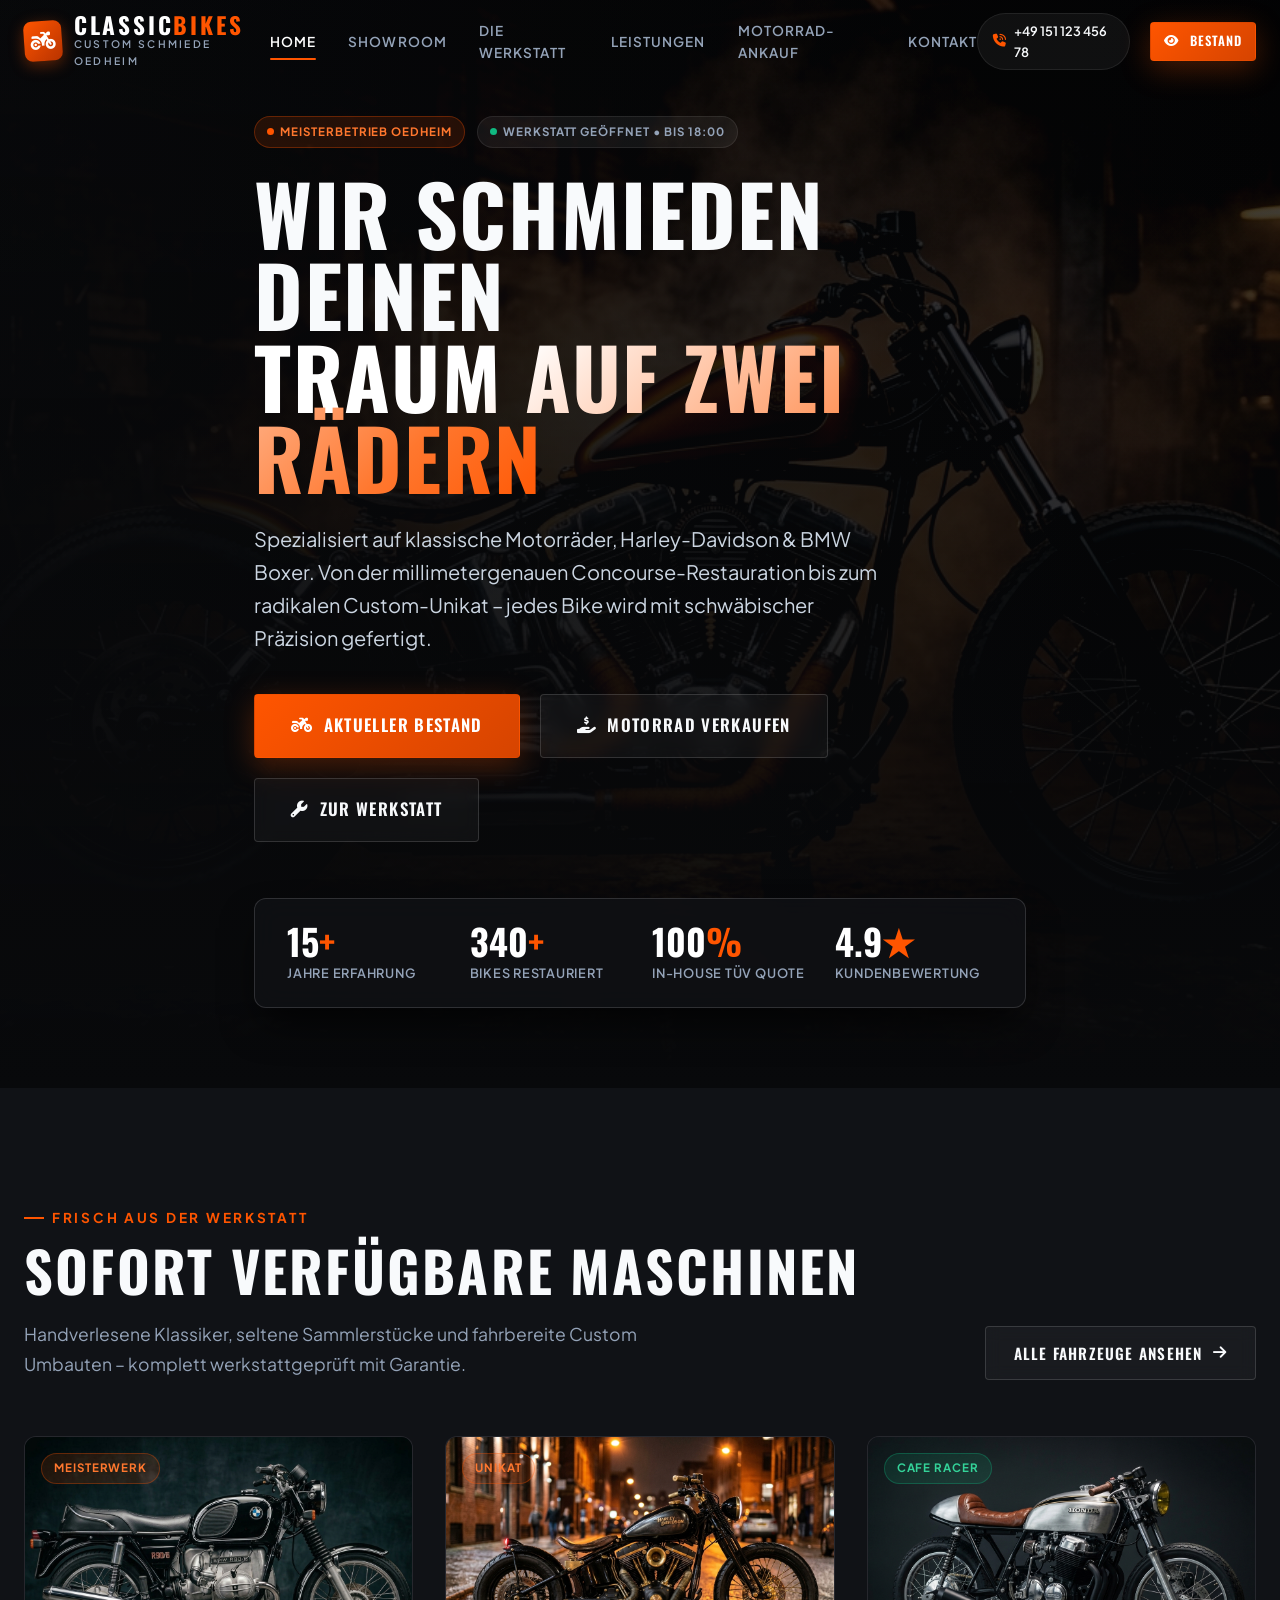
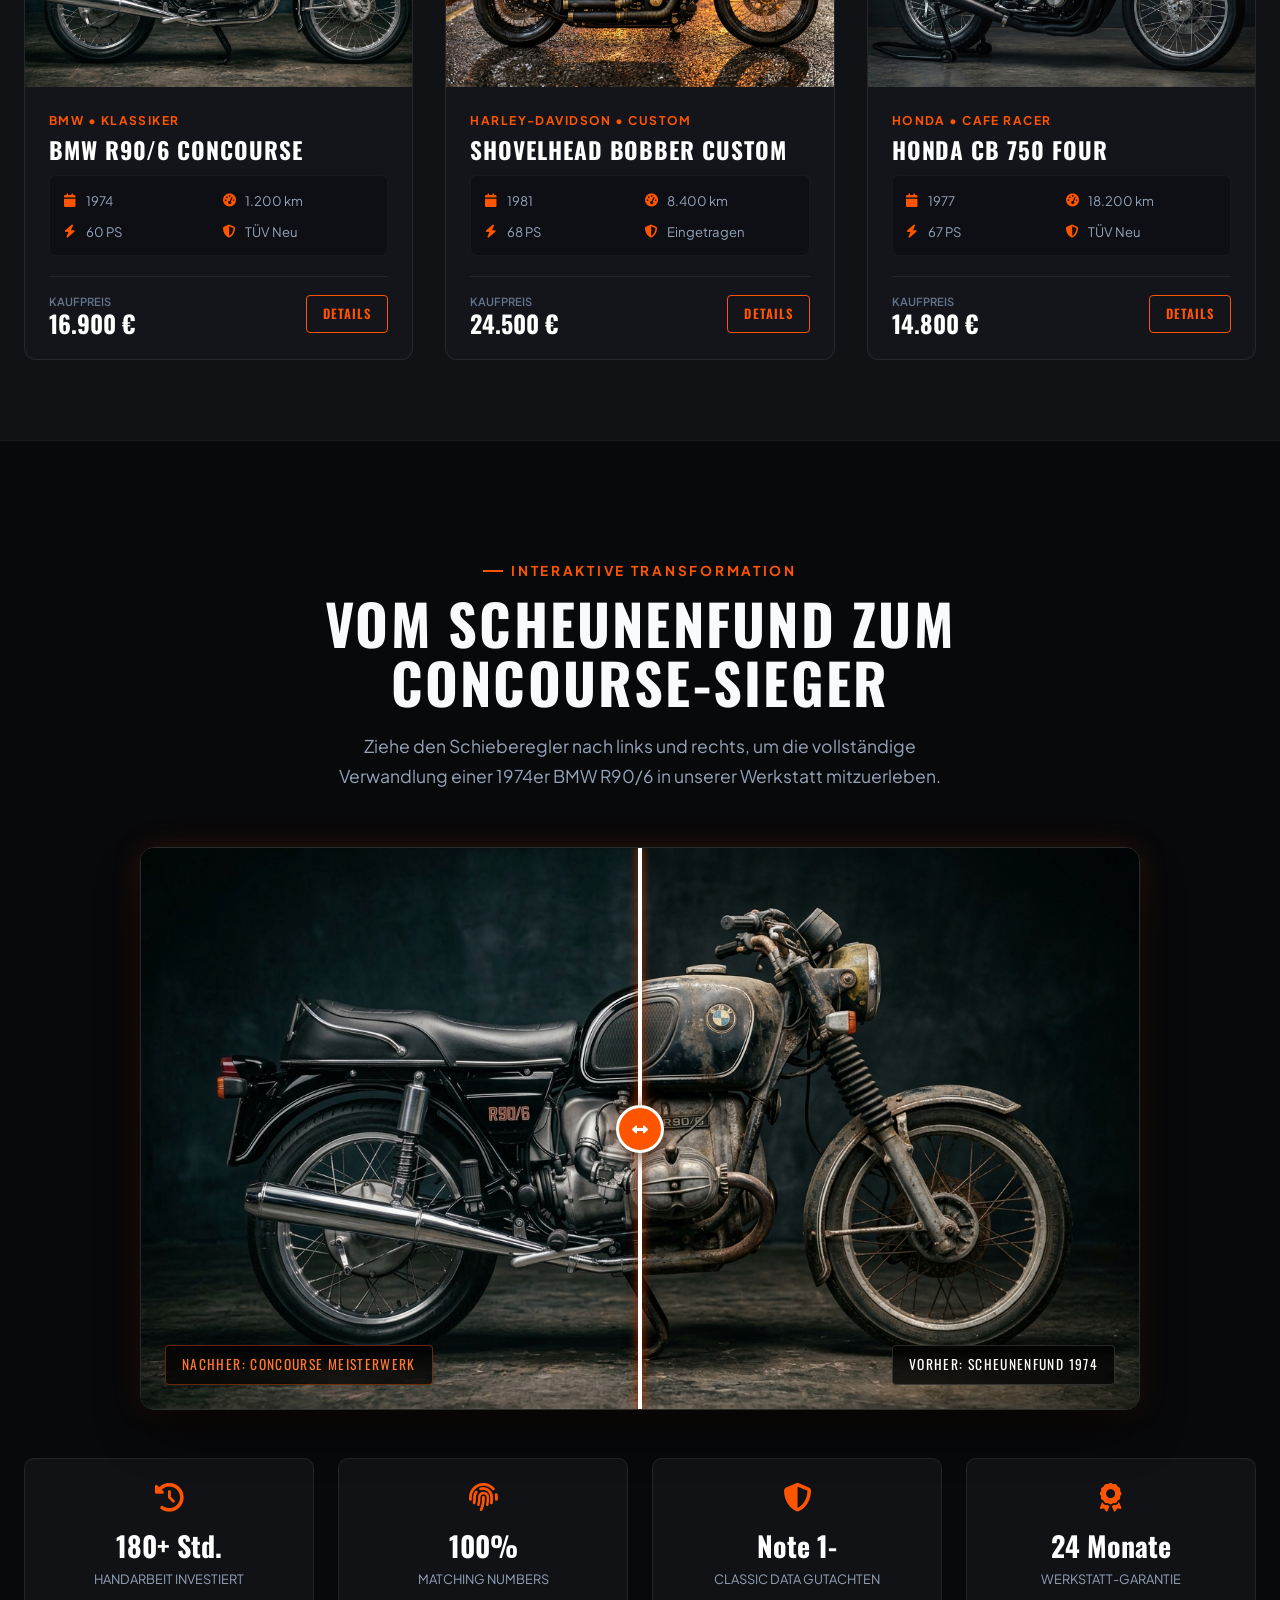
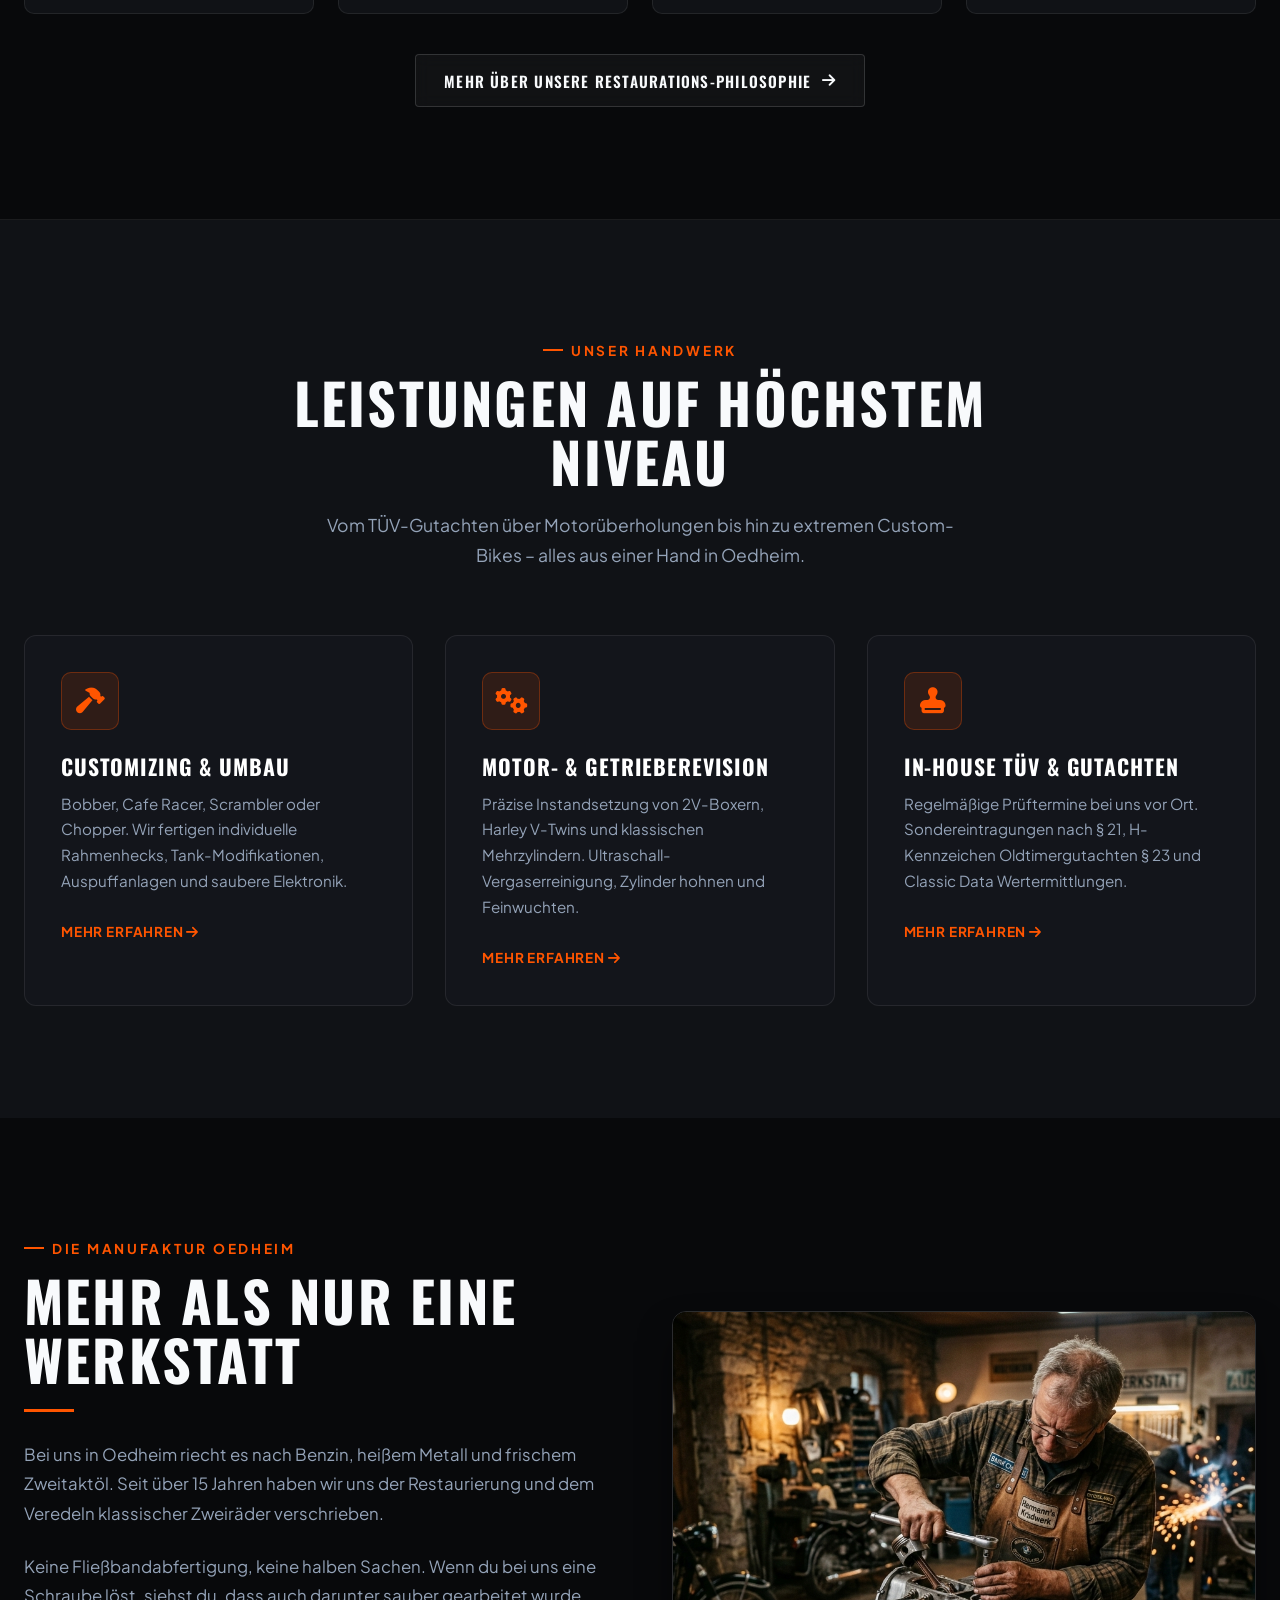
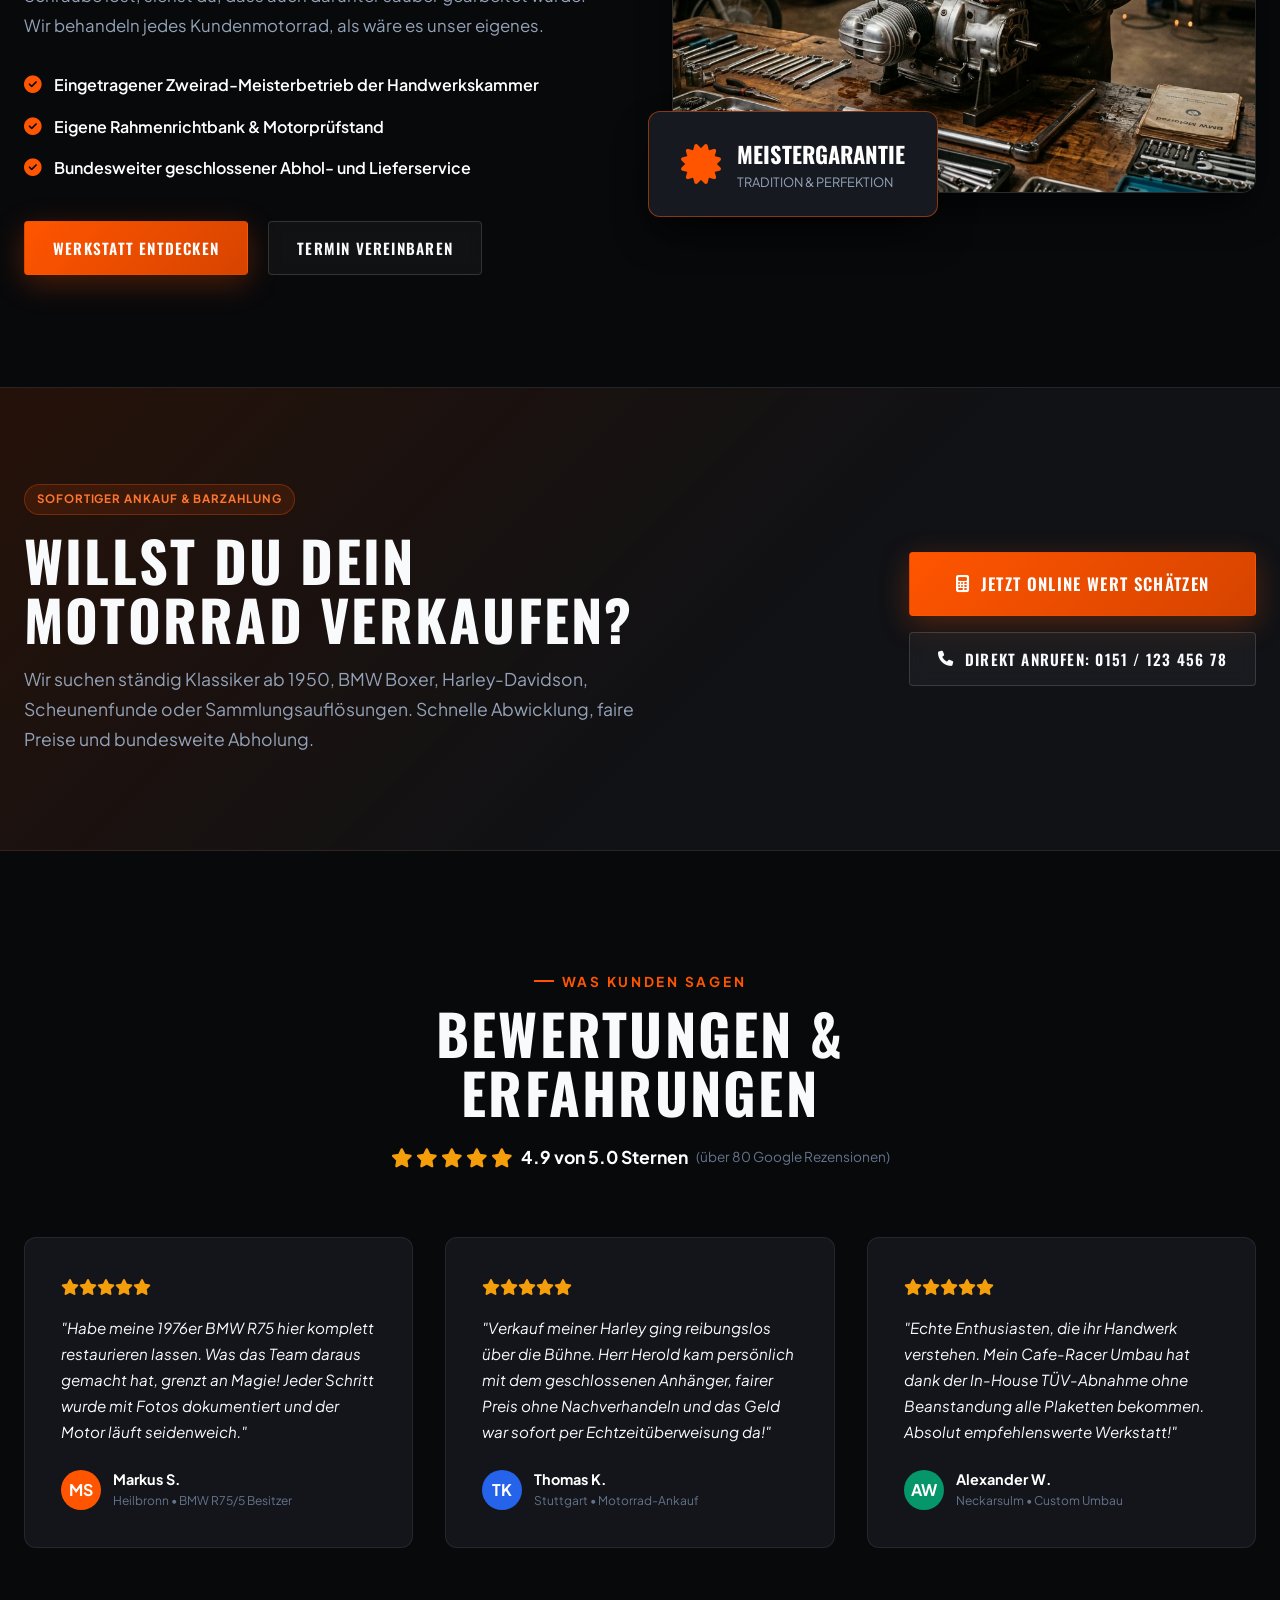
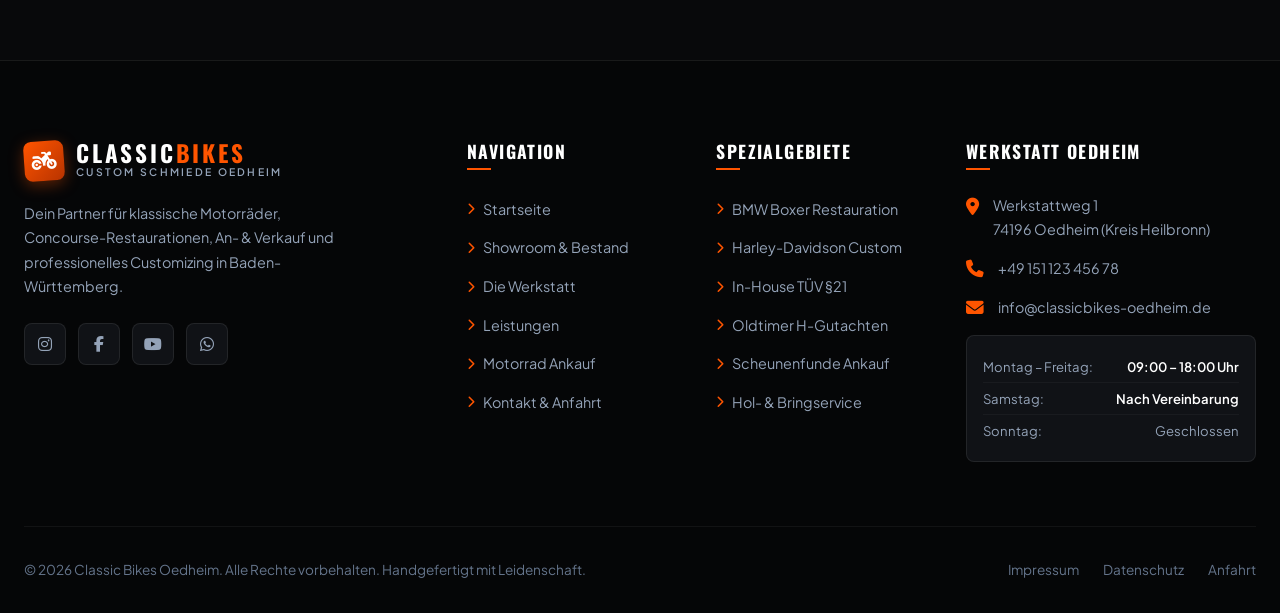
<file: index.html>
<!DOCTYPE html>
<html lang="de">
<head>
  <meta charset="UTF-8">
  <meta name="viewport" content="width=device-width, initial-scale=1.0">
  <title>Classic Bikes & Custom Schmiede Oedheim | Klassiker, Restauration & Customizing</title>
  <meta name="description" content="Klassische Motorräder, High-End Customizing, Harley-Davidson & BMW Restaurationen in Oedheim. Sofortiger Ankauf, Meisterwerkstatt & In-House TÜV.">

  <!-- FontAwesome Icons -->
  <link rel="stylesheet" href="https://cdnjs.cloudflare.com/ajax/libs/font-awesome/6.5.1/css/all.min.css">
  
  <!-- Custom Design System -->
  <link rel="stylesheet" href="css/main.css">
  <link rel="stylesheet" href="css/components.css">
</head>
<body>

  <!-- Site Navigation Header -->
  <header class="site-header" id="navbar">
    <div class="container nav-container">
      <a href="index.html" class="brand-logo" aria-label="Classic Bikes Oedheim Startseite">
        <div class="brand-icon">
          <i class="fa-solid fa-motorcycle"></i>
        </div>
        <div class="brand-text-wrap">
          <span class="brand-name">CLASSIC<span>BIKES</span></span>
          <span class="brand-subtext">Custom Schmiede Oedheim</span>
        </div>
      </a>

      <!-- Desktop Navigation -->
      <nav class="desktop-nav" aria-label="Hauptnavigation">
        <a href="index.html" class="nav-link active">Home</a>
        <a href="showroom.html" class="nav-link">Showroom</a>
        <a href="werkstatt.html" class="nav-link">Die Werkstatt</a>
        <a href="leistungen.html" class="nav-link">Leistungen</a>
        <a href="ankauf.html" class="nav-link">Motorrad-Ankauf</a>
        <a href="kontakt.html" class="nav-link">Kontakt</a>
      </nav>

      <!-- Header Actions -->
      <div class="nav-actions">
        <a href="tel:+4915112345678" class="nav-phone-badge">
          <i class="fa-solid fa-phone-volume"></i>
          <span>+49 151 123 456 78</span>
        </a>
        <a href="showroom.html" class="btn btn-primary btn-sm">
          <i class="fa-solid fa-eye"></i> Bestand
        </a>
        <button class="mobile-toggle" aria-label="Menü öffnen">
          <i class="fa-solid fa-bars-staggered"></i>
        </button>
      </div>
    </div>
  </header>

  <!-- Mobile Drawer -->
  <div class="drawer-backdrop"></div>
  <aside class="mobile-drawer" aria-label="Mobiles Navigationsmenü">
    <div>
      <button class="drawer-close" aria-label="Menü schließen">
        <i class="fa-solid fa-xmark"></i>
      </button>
      <div class="brand-logo" style="margin-bottom: 2rem;">
        <div class="brand-icon"><i class="fa-solid fa-motorcycle"></i></div>
        <div class="brand-text-wrap">
          <span class="brand-name">CLASSIC<span>BIKES</span></span>
          <span class="brand-subtext">Oedheim</span>
        </div>
      </div>
      <nav class="mobile-nav-links">
        <a href="index.html" class="active">Home</a>
        <a href="showroom.html">Showroom & Bestand</a>
        <a href="werkstatt.html">Die Werkstatt</a>
        <a href="leistungen.html">Leistungen & Umbau</a>
        <a href="ankauf.html">Motorrad Ankauf</a>
        <a href="kontakt.html">Kontakt & Anfahrt</a>
      </nav>
    </div>
    <div>
      <div style="border-top: 1px solid var(--border-subtle); padding-top: 1.5rem; margin-top: 1.5rem;">
        <div class="live-status-pill badge badge-muted" style="margin-bottom: 1rem;">
          <span class="badge-dot pulse" style="background:#10b981;"></span> Werkstatt geöffnet
        </div>
        <p style="font-size: 0.85rem; color: var(--text-muted); margin-bottom: 0.5rem;">Werkstattweg 1, 74196 Oedheim</p>
        <p style="font-size: 0.85rem; color: var(--text-muted);">Tel: +49 151 123 456 78</p>
      </div>
    </div>
  </aside>

  <!-- Main Content -->
  <main>

    <!-- Hero Section -->
    <section class="hero">
      <div class="hero-bg-wrapper">
        <img src="images/hero.jpg" alt="Custom Motorcycle Schmiede Oedheim" class="hero-bg-img">
        <div class="hero-overlay"></div>
      </div>

      <div class="container hero-content">
        <div class="hero-badge-wrap fade-up">
          <span class="badge badge-accent">
            <span class="badge-dot pulse" style="background:var(--accent);"></span>
            Meisterbetrieb Oedheim
          </span>
          <div class="live-status-pill badge badge-muted">
            <span class="badge-dot" style="background:#10b981;"></span>
            Werkstatt geöffnet • bis 18:00
          </div>
        </div>

        <h1 class="hero-title fade-up delay-1">
          WIR SCHMIEDEN DEINEN <br>
          <span class="text-gradient">TRAUM AUF ZWEI RÄDERN</span>
        </h1>

        <p class="hero-description fade-up delay-2">
          Spezialisiert auf klassische Motorräder, Harley-Davidson & BMW Boxer. Von der millimetergenauen Concourse-Restauration bis zum radikalen Custom-Unikat – jedes Bike wird mit schwäbischer Präzision gefertigt.
        </p>

        <div class="hero-cta-group fade-up delay-3">
          <a href="showroom.html" class="btn btn-primary btn-lg">
            <i class="fa-solid fa-motorcycle"></i> Aktueller Bestand
          </a>
          <a href="ankauf.html" class="btn btn-secondary btn-lg">
            <i class="fa-solid fa-hand-holding-dollar"></i> Motorrad verkaufen
          </a>
          <a href="werkstatt.html" class="btn btn-secondary btn-lg">
            <i class="fa-solid fa-wrench"></i> Zur Werkstatt
          </a>
        </div>

        <!-- Floating Stats Grid -->
        <div class="hero-stats-bar fade-up delay-4">
          <div class="stat-item">
            <div class="stat-number">15<span>+</span></div>
            <div class="stat-label">Jahre Erfahrung</div>
          </div>
          <div class="stat-item">
            <div class="stat-number">340<span>+</span></div>
            <div class="stat-label">Bikes restauriert</div>
          </div>
          <div class="stat-item">
            <div class="stat-number">100<span>%</span></div>
            <div class="stat-label">In-House TÜV Quote</div>
          </div>
          <div class="stat-item">
            <div class="stat-number">4.9<span>★</span></div>
            <div class="stat-label">Kundenbewertung</div>
          </div>
        </div>
      </div>
    </section>

    <!-- Highlights Section (Showroom Teaser) -->
    <section style="padding: 7rem 0 5rem; background: var(--bg-surface);">
      <div class="container">
        <div style="display:flex; justify-content:space-between; align-items:flex-end; flex-wrap:wrap; gap:1.5rem; margin-bottom: 3.5rem;">
          <div>
            <span class="section-tag">Frisch aus der Werkstatt</span>
            <h2 class="section-title">SOFORT VERFÜGBARE MASCHINEN</h2>
            <p class="section-desc">Handverlesene Klassiker, seltene Sammlerstücke und fahrbereite Custom Umbauten – komplett werkstattgeprüft mit Garantie.</p>
          </div>
          <a href="showroom.html" class="btn btn-secondary">
            Alle Fahrzeuge ansehen <i class="fa-solid fa-arrow-right"></i>
          </a>
        </div>

        <div class="grid grid-cols-1 md:grid-cols-3" style="display:grid; grid-template-columns: repeat(auto-fit, minmax(320px, 1fr)); gap: 2rem;">
          
          <!-- Card 1 -->
          <article class="bike-card fade-up">
            <div class="bike-card-img-wrap">
              <img src="images/restoration_after.jpg" alt="BMW R90/6 Concourse Restauration" class="bike-card-img" loading="lazy">
              <div class="bike-badge-top">
                <span class="badge badge-accent">Meisterwerk</span>
              </div>
            </div>
            <div class="bike-card-body">
              <span class="bike-card-meta-category">BMW • KLASSIKER</span>
              <h3 class="bike-card-title">BMW R90/6 Concourse</h3>
              <div class="bike-specs-grid">
                <div class="bike-spec-item"><i class="fa-solid fa-calendar"></i> 1974</div>
                <div class="bike-spec-item"><i class="fa-solid fa-gauge-high"></i> 1.200 km</div>
                <div class="bike-spec-item"><i class="fa-solid fa-bolt"></i> 60 PS</div>
                <div class="bike-spec-item"><i class="fa-solid fa-shield-halved"></i> TÜV Neu</div>
              </div>
              <div class="bike-card-footer">
                <div class="bike-price-block">
                  <span class="bike-price-label">Kaufpreis</span>
                  <span class="bike-price-value">16.900 €</span>
                </div>
                <a href="showroom.html" class="btn btn-outline-accent btn-sm">Details</a>
              </div>
            </div>
          </article>

          <!-- Card 2 -->
          <article class="bike-card fade-up delay-1">
            <div class="bike-card-img-wrap">
              <img src="images/bike_harley.jpg" alt="Harley-Davidson Shovelhead Custom" class="bike-card-img" loading="lazy">
              <div class="bike-badge-top">
                <span class="badge badge-accent">Unikat</span>
              </div>
            </div>
            <div class="bike-card-body">
              <span class="bike-card-meta-category">Harley-Davidson • CUSTOM</span>
              <h3 class="bike-card-title">Shovelhead Bobber Custom</h3>
              <div class="bike-specs-grid">
                <div class="bike-spec-item"><i class="fa-solid fa-calendar"></i> 1981</div>
                <div class="bike-spec-item"><i class="fa-solid fa-gauge-high"></i> 8.400 km</div>
                <div class="bike-spec-item"><i class="fa-solid fa-bolt"></i> 68 PS</div>
                <div class="bike-spec-item"><i class="fa-solid fa-shield-halved"></i> Eingetragen</div>
              </div>
              <div class="bike-card-footer">
                <div class="bike-price-block">
                  <span class="bike-price-label">Kaufpreis</span>
                  <span class="bike-price-value">24.500 €</span>
                </div>
                <a href="showroom.html" class="btn btn-outline-accent btn-sm">Details</a>
              </div>
            </div>
          </article>

          <!-- Card 3 -->
          <article class="bike-card fade-up delay-2">
            <div class="bike-card-img-wrap">
              <img src="images/bike_caferacer.jpg" alt="Honda CB 750 Four Cafe Racer" class="bike-card-img" loading="lazy">
              <div class="bike-badge-top">
                <span class="badge badge-emerald">Cafe Racer</span>
              </div>
            </div>
            <div class="bike-card-body">
              <span class="bike-card-meta-category">Honda • CAFE RACER</span>
              <h3 class="bike-card-title">Honda CB 750 Four</h3>
              <div class="bike-specs-grid">
                <div class="bike-spec-item"><i class="fa-solid fa-calendar"></i> 1977</div>
                <div class="bike-spec-item"><i class="fa-solid fa-gauge-high"></i> 18.200 km</div>
                <div class="bike-spec-item"><i class="fa-solid fa-bolt"></i> 67 PS</div>
                <div class="bike-spec-item"><i class="fa-solid fa-shield-halved"></i> TÜV Neu</div>
              </div>
              <div class="bike-card-footer">
                <div class="bike-price-block">
                  <span class="bike-price-label">Kaufpreis</span>
                  <span class="bike-price-value">14.800 €</span>
                </div>
                <a href="showroom.html" class="btn btn-outline-accent btn-sm">Details</a>
              </div>
            </div>
          </article>

        </div>
      </div>
    </section>

    <!-- Interactive Before / After Restoration Section -->
    <section style="padding: 7rem 0; background: var(--bg-body); border-top: 1px solid var(--border-subtle); border-bottom: 1px solid var(--border-subtle);">
      <div class="container">
        <div style="text-align: center; max-width: 720px; margin: 0 auto 3.5rem;">
          <span class="section-tag" style="justify-content:center;">Interaktive Transformation</span>
          <h2 class="section-title">VOM SCHEUNENFUND ZUM CONCOURSE-SIEGER</h2>
          <p class="section-desc" style="margin: 0 auto;">
            Ziehe den Schieberegler nach links und rechts, um die vollständige Verwandlung einer 1974er BMW R90/6 in unserer Werkstatt mitzuerleben.
          </p>
        </div>

        <!-- Draggable Comparison Slider -->
        <div class="restoration-slider-container fade-up" aria-label="Vorher Nachher Motorrad Restauration Schieberegler">
          <!-- Before Image (Base layer) -->
          <img src="images/restoration_before.jpg" alt="BMW R90/6 vor der Restauration als Scheunenfund" class="slider-img before">
          
          <!-- After Image (Clipped layer) -->
          <img src="images/restoration_after.jpg" alt="BMW R90/6 nach der vollständigen Concourse Restauration" class="slider-img after">

          <!-- Draggable Divider Line & Handle -->
          <div class="slider-handle">
            <div class="slider-button">
              <i class="fa-solid fa-left-right"></i>
            </div>
          </div>

          <div class="slider-label before-label">VORHER: Scheunenfund 1974</div>
          <div class="slider-label after-label">NACHHER: Concourse Meisterwerk</div>
        </div>

        <!-- Key Restoration Stats -->
        <div style="display:grid; grid-template-columns:repeat(auto-fit, minmax(220px, 1fr)); gap:1.5rem; margin-top:3rem;">
          <div style="background:var(--bg-surface); padding:1.5rem; border-radius:10px; border:1px solid var(--border-subtle); text-align:center;">
            <i class="fa-solid fa-clock-rotate-left" style="color:var(--accent); font-size:1.8rem; margin-bottom:0.75rem;"></i>
            <div style="font-family:var(--font-display); font-size:1.75rem; color:#fff; font-weight:700;">180+ Std.</div>
            <div style="font-size:0.8rem; color:var(--text-muted); text-transform:uppercase;">Handarbeit investiert</div>
          </div>
          <div style="background:var(--bg-surface); padding:1.5rem; border-radius:10px; border:1px solid var(--border-subtle); text-align:center;">
            <i class="fa-solid fa-fingerprint" style="color:var(--accent); font-size:1.8rem; margin-bottom:0.75rem;"></i>
            <div style="font-family:var(--font-display); font-size:1.75rem; color:#fff; font-weight:700;">100%</div>
            <div style="font-size:0.8rem; color:var(--text-muted); text-transform:uppercase;">Matching Numbers</div>
          </div>
          <div style="background:var(--bg-surface); padding:1.5rem; border-radius:10px; border:1px solid var(--border-subtle); text-align:center;">
            <i class="fa-solid fa-shield-halved" style="color:var(--accent); font-size:1.8rem; margin-bottom:0.75rem;"></i>
            <div style="font-family:var(--font-display); font-size:1.75rem; color:#fff; font-weight:700;">Note 1-</div>
            <div style="font-size:0.8rem; color:var(--text-muted); text-transform:uppercase;">Classic Data Gutachten</div>
          </div>
          <div style="background:var(--bg-surface); padding:1.5rem; border-radius:10px; border:1px solid var(--border-subtle); text-align:center;">
            <i class="fa-solid fa-award" style="color:var(--accent); font-size:1.8rem; margin-bottom:0.75rem;"></i>
            <div style="font-family:var(--font-display); font-size:1.75rem; color:#fff; font-weight:700;">24 Monate</div>
            <div style="font-size:0.8rem; color:var(--text-muted); text-transform:uppercase;">Werkstatt-Garantie</div>
          </div>
        </div>

        <div style="text-align:center; margin-top:2.5rem;">
          <a href="werkstatt.html" class="btn btn-secondary">
            Mehr über unsere Restaurations-Philosophie <i class="fa-solid fa-arrow-right"></i>
          </a>
        </div>
      </div>
    </section>

    <!-- Services Overview Section -->
    <section style="padding: 7rem 0; background: var(--bg-surface);">
      <div class="container">
        <div style="text-align:center; max-width:700px; margin: 0 auto 4rem;">
          <span class="section-tag" style="justify-content:center;">Unser Handwerk</span>
          <h2 class="section-title">LEISTUNGEN AUF HÖCHSTEM NIVEAU</h2>
          <p class="section-desc" style="margin: 0 auto;">Vom TÜV-Gutachten über Motorüberholungen bis hin zu extremen Custom-Bikes – alles aus einer Hand in Oedheim.</p>
        </div>

        <div style="display:grid; grid-template-columns:repeat(auto-fit, minmax(300px, 1fr)); gap:2rem;">
          
          <div class="feature-card fade-up">
            <div class="feature-icon-box">
              <i class="fa-solid fa-hammer"></i>
            </div>
            <h3 class="feature-title">Customizing & Umbau</h3>
            <p style="color:var(--text-muted); font-size:0.95rem; line-height:1.7; margin-bottom:1.5rem;">
              Bobber, Cafe Racer, Scrambler oder Chopper. Wir fertigen individuelle Rahmenhecks, Tank-Modifikationen, Auspuffanlagen und saubere Elektronik.
            </p>
            <a href="leistungen.html" style="color:var(--accent); font-weight:700; font-size:0.85rem; text-transform:uppercase; letter-spacing:0.06em;">Mehr erfahren <i class="fa-solid fa-arrow-right"></i></a>
          </div>

          <div class="feature-card fade-up delay-1">
            <div class="feature-icon-box">
              <i class="fa-solid fa-gears"></i>
            </div>
            <h3 class="feature-title">Motor- & Getrieberevision</h3>
            <p style="color:var(--text-muted); font-size:0.95rem; line-height:1.7; margin-bottom:1.5rem;">
              Präzise Instandsetzung von 2V-Boxern, Harley V-Twins und klassischen Mehrzylindern. Ultraschall-Vergaserreinigung, Zylinder hohnen und Feinwuchten.
            </p>
            <a href="leistungen.html" style="color:var(--accent); font-weight:700; font-size:0.85rem; text-transform:uppercase; letter-spacing:0.06em;">Mehr erfahren <i class="fa-solid fa-arrow-right"></i></a>
          </div>

          <div class="feature-card fade-up delay-2">
            <div class="feature-icon-box">
              <i class="fa-solid fa-stamp"></i>
            </div>
            <h3 class="feature-title">In-House TÜV & Gutachten</h3>
            <p style="color:var(--text-muted); font-size:0.95rem; line-height:1.7; margin-bottom:1.5rem;">
              Regelmäßige Prüftermine bei uns vor Ort. Sondereintragungen nach § 21, H-Kennzeichen Oldtimergutachten § 23 und Classic Data Wertermittlungen.
            </p>
            <a href="leistungen.html" style="color:var(--accent); font-weight:700; font-size:0.85rem; text-transform:uppercase; letter-spacing:0.06em;">Mehr erfahren <i class="fa-solid fa-arrow-right"></i></a>
          </div>

        </div>
      </div>
    </section>

    <!-- Workshop Story / Atelier Showcase -->
    <section style="padding: 7rem 0; background: var(--bg-body);">
      <div class="container">
        <div style="display:grid; grid-template-columns:repeat(auto-fit, minmax(360px, 1fr)); gap:4rem; align-items:center;">
          <div class="fade-up">
            <span class="section-tag">Die Manufaktur Oedheim</span>
            <h2 class="section-title">MEHR ALS NUR EINE WERKSTATT</h2>
            <div style="width:50px; height:3px; background:var(--accent); margin-bottom:1.75rem;"></div>
            <p style="color:var(--text-muted); font-size:1.05rem; line-height:1.75; margin-bottom:1.5rem;">
              Bei uns in Oedheim riecht es nach Benzin, heißem Metall und frischem Zweitaktöl. Seit über 15 Jahren haben wir uns der Restaurierung und dem Veredeln klassischer Zweiräder verschrieben.
            </p>
            <p style="color:var(--text-muted); font-size:1.05rem; line-height:1.75; margin-bottom:2rem;">
              Keine Fließbandabfertigung, keine halben Sachen. Wenn du bei uns eine Schraube löst, siehst du, dass auch darunter sauber gearbeitet wurde. Wir behandeln jedes Kundenmotorrad, als wäre es unser eigenes.
            </p>

            <div style="display:flex; flex-direction:column; gap:1rem; margin-bottom:2.5rem;">
              <div style="display:flex; align-items:center; gap:0.75rem; color:#fff; font-weight:600;">
                <i class="fa-solid fa-circle-check" style="color:var(--accent); font-size:1.1rem;"></i>
                <span>Eingetragener Zweirad-Meisterbetrieb der Handwerkskammer</span>
              </div>
              <div style="display:flex; align-items:center; gap:0.75rem; color:#fff; font-weight:600;">
                <i class="fa-solid fa-circle-check" style="color:var(--accent); font-size:1.1rem;"></i>
                <span>Eigene Rahmenrichtbank & Motorprüfstand</span>
              </div>
              <div style="display:flex; align-items:center; gap:0.75rem; color:#fff; font-weight:600;">
                <i class="fa-solid fa-circle-check" style="color:var(--accent); font-size:1.1rem;"></i>
                <span>Bundesweiter geschlossener Abhol- und Lieferservice</span>
              </div>
            </div>

            <div style="display:flex; gap:1.25rem;">
              <a href="werkstatt.html" class="btn btn-primary">Werkstatt entdecken</a>
              <a href="kontakt.html" class="btn btn-secondary">Termin vereinbaren</a>
            </div>
          </div>

          <div style="position:relative;" class="fade-up delay-1">
            <div style="border-radius:14px; overflow:hidden; border:1px solid var(--border-medium); box-shadow:var(--shadow-lg);">
              <img src="images/workshop.jpg" alt="Zweiradmechaniker Meister bei Motorrevision in Oedheim" style="width:100%; height:480px; object-fit:cover;">
            </div>
            
            <div style="position:absolute; bottom:-1.5rem; left:-1.5rem; background:var(--bg-surface-elevated); border:1px solid var(--border-accent); border-radius:12px; padding:1.5rem 2rem; box-shadow:var(--shadow-lg);" class="hidden-mobile">
              <div style="display:flex; align-items:center; gap:1rem;">
                <i class="fa-solid fa-certificate" style="font-size:2.5rem; color:var(--accent);"></i>
                <div>
                  <div style="font-family:var(--font-display); font-size:1.4rem; color:#fff; font-weight:700;">MEISTERGARANTIE</div>
                  <div style="font-size:0.8rem; color:var(--text-muted); text-transform:uppercase;">Tradition & Perfektion</div>
                </div>
              </div>
            </div>
          </div>
        </div>
      </div>
    </section>

    <!-- Sell Your Bike CTA Section -->
    <section style="padding: 6rem 0; background: linear-gradient(135deg, rgba(255,85,0,0.12) 0%, var(--bg-surface) 60%); border-top: 1px solid var(--border-subtle); border-bottom: 1px solid var(--border-subtle);">
      <div class="container">
        <div style="display:flex; justify-content:space-between; align-items:center; flex-wrap:wrap; gap:2.5rem;">
          <div style="max-width:650px;">
            <span class="badge badge-accent" style="margin-bottom:1rem;">Sofortiger Ankauf & Barzahlung</span>
            <h2 class="section-title" style="margin-bottom:1rem;">WILLST DU DEIN MOTORRAD VERKAUFEN?</h2>
            <p style="color:var(--text-muted); font-size:1.1rem; line-height:1.7;">
              Wir suchen ständig Klassiker ab 1950, BMW Boxer, Harley-Davidson, Scheunenfunde oder Sammlungsauflösungen. Schnelle Abwicklung, faire Preise und bundesweite Abholung.
            </p>
          </div>
          <div style="display:flex; flex-direction:column; gap:1rem;">
            <a href="ankauf.html" class="btn btn-primary btn-lg">
              <i class="fa-solid fa-calculator"></i> Jetzt online Wert schätzen
            </a>
            <a href="tel:+4915112345678" class="btn btn-secondary">
              <i class="fa-solid fa-phone"></i> Direkt anrufen: 0151 / 123 456 78
            </a>
          </div>
        </div>
      </div>
    </section>

    <!-- Testimonials / Google Reviews -->
    <section style="padding: 7rem 0; background: var(--bg-body);">
      <div class="container">
        <div style="text-align:center; max-width:700px; margin: 0 auto 4rem;">
          <span class="section-tag" style="justify-content:center;">Was Kunden sagen</span>
          <h2 class="section-title">BEWERTUNGEN & ERFAHRUNGEN</h2>
          <div style="display:flex; justify-content:center; align-items:center; gap:0.5rem; margin-top:0.75rem;">
            <div style="color:var(--amber); font-size:1.2rem;">
              <i class="fa-solid fa-star"></i>
              <i class="fa-solid fa-star"></i>
              <i class="fa-solid fa-star"></i>
              <i class="fa-solid fa-star"></i>
              <i class="fa-solid fa-star"></i>
            </div>
            <span style="color:#fff; font-weight:700; font-size:1.1rem;">4.9 von 5.0 Sternen</span>
            <span style="color:var(--text-dim); font-size:0.85rem;">(über 80 Google Rezensionen)</span>
          </div>
        </div>

        <div style="display:grid; grid-template-columns:repeat(auto-fit, minmax(300px, 1fr)); gap:2rem;">
          
          <div class="feature-card fade-up">
            <div style="color:var(--amber); margin-bottom:1rem; font-size:1rem;">
              <i class="fa-solid fa-star"></i><i class="fa-solid fa-star"></i><i class="fa-solid fa-star"></i><i class="fa-solid fa-star"></i><i class="fa-solid fa-star"></i>
            </div>
            <p style="color:var(--text-main); font-size:0.95rem; font-style:italic; line-height:1.7; margin-bottom:1.5rem;">
              "Habe meine 1976er BMW R75 hier komplett restaurieren lassen. Was das Team daraus gemacht hat, grenzt an Magie! Jeder Schritt wurde mit Fotos dokumentiert und der Motor läuft seidenweich."
            </p>
            <div style="display:flex; align-items:center; gap:0.75rem;">
              <div style="width:40px; height:40px; border-radius:50%; background:var(--accent); color:#fff; display:flex; align-items:center; justify-content:center; font-weight:700;">MS</div>
              <div>
                <div style="font-weight:700; color:#fff; font-size:0.9rem;">Markus S.</div>
                <div style="font-size:0.75rem; color:var(--text-dim);">Heilbronn • BMW R75/5 Besitzer</div>
              </div>
            </div>
          </div>

          <div class="feature-card fade-up delay-1">
            <div style="color:var(--amber); margin-bottom:1rem; font-size:1rem;">
              <i class="fa-solid fa-star"></i><i class="fa-solid fa-star"></i><i class="fa-solid fa-star"></i><i class="fa-solid fa-star"></i><i class="fa-solid fa-star"></i>
            </div>
            <p style="color:var(--text-main); font-size:0.95rem; font-style:italic; line-height:1.7; margin-bottom:1.5rem;">
              "Verkauf meiner Harley ging reibungslos über die Bühne. Herr Herold kam persönlich mit dem geschlossenen Anhänger, fairer Preis ohne Nachverhandeln und das Geld war sofort per Echtzeitüberweisung da!"
            </p>
            <div style="display:flex; align-items:center; gap:0.75rem;">
              <div style="width:40px; height:40px; border-radius:50%; background:#2563eb; color:#fff; display:flex; align-items:center; justify-content:center; font-weight:700;">TK</div>
              <div>
                <div style="font-weight:700; color:#fff; font-size:0.9rem;">Thomas K.</div>
                <div style="font-size:0.75rem; color:var(--text-dim);">Stuttgart • Motorrad-Ankauf</div>
              </div>
            </div>
          </div>

          <div class="feature-card fade-up delay-2">
            <div style="color:var(--amber); margin-bottom:1rem; font-size:1rem;">
              <i class="fa-solid fa-star"></i><i class="fa-solid fa-star"></i><i class="fa-solid fa-star"></i><i class="fa-solid fa-star"></i><i class="fa-solid fa-star"></i>
            </div>
            <p style="color:var(--text-main); font-size:0.95rem; font-style:italic; line-height:1.7; margin-bottom:1.5rem;">
              "Echte Enthusiasten, die ihr Handwerk verstehen. Mein Cafe-Racer Umbau hat dank der In-House TÜV-Abnahme ohne Beanstandung alle Plaketten bekommen. Absolut empfehlenswerte Werkstatt!"
            </p>
            <div style="display:flex; align-items:center; gap:0.75rem;">
              <div style="width:40px; height:40px; border-radius:50%; background:#059669; color:#fff; display:flex; align-items:center; justify-content:center; font-weight:700;">AW</div>
              <div>
                <div style="font-weight:700; color:#fff; font-size:0.9rem;">Alexander W.</div>
                <div style="font-size:0.75rem; color:var(--text-dim);">Neckarsulm • Custom Umbau</div>
              </div>
            </div>
          </div>

        </div>
      </div>
    </section>

  </main>

  <!-- Site Footer -->
  <footer class="site-footer">
    <div class="container">
      <div class="footer-top">
        
        <!-- Brand Info -->
        <div class="footer-col">
          <div class="brand-logo" style="margin-bottom: 1.25rem;">
            <div class="brand-icon"><i class="fa-solid fa-motorcycle"></i></div>
            <div class="brand-text-wrap">
              <span class="brand-name">CLASSIC<span>BIKES</span></span>
              <span class="brand-subtext">Custom Schmiede Oedheim</span>
            </div>
          </div>
          <p style="color:var(--text-muted); font-size:0.9rem; line-height:1.7; margin-bottom:1.5rem; max-width:320px;">
            Dein Partner für klassische Motorräder, Concourse-Restaurationen, An- & Verkauf und professionelles Customizing in Baden-Württemberg.
          </p>
          <div class="social-links">
            <a href="#" class="social-btn" aria-label="Instagram"><i class="fa-brands fa-instagram"></i></a>
            <a href="#" class="social-btn" aria-label="Facebook"><i class="fa-brands fa-facebook-f"></i></a>
            <a href="#" class="social-btn" aria-label="YouTube"><i class="fa-brands fa-youtube"></i></a>
            <a href="https://wa.me/4915112345678" target="_blank" class="social-btn" aria-label="WhatsApp"><i class="fa-brands fa-whatsapp"></i></a>
          </div>
        </div>

        <!-- Navigation Links -->
        <div class="footer-col">
          <h4>Navigation</h4>
          <ul class="footer-links">
            <li><a href="index.html"><i class="fa-solid fa-chevron-right"></i> Startseite</a></li>
            <li><a href="showroom.html"><i class="fa-solid fa-chevron-right"></i> Showroom & Bestand</a></li>
            <li><a href="werkstatt.html"><i class="fa-solid fa-chevron-right"></i> Die Werkstatt</a></li>
            <li><a href="leistungen.html"><i class="fa-solid fa-chevron-right"></i> Leistungen</a></li>
            <li><a href="ankauf.html"><i class="fa-solid fa-chevron-right"></i> Motorrad Ankauf</a></li>
            <li><a href="kontakt.html"><i class="fa-solid fa-chevron-right"></i> Kontakt & Anfahrt</a></li>
          </ul>
        </div>

        <!-- Services -->
        <div class="footer-col">
          <h4>Spezialgebiete</h4>
          <ul class="footer-links">
            <li><a href="leistungen.html"><i class="fa-solid fa-chevron-right"></i> BMW Boxer Restauration</a></li>
            <li><a href="leistungen.html"><i class="fa-solid fa-chevron-right"></i> Harley-Davidson Custom</a></li>
            <li><a href="leistungen.html"><i class="fa-solid fa-chevron-right"></i> In-House TÜV §21</a></li>
            <li><a href="leistungen.html"><i class="fa-solid fa-chevron-right"></i> Oldtimer H-Gutachten</a></li>
            <li><a href="ankauf.html"><i class="fa-solid fa-chevron-right"></i> Scheunenfunde Ankauf</a></li>
            <li><a href="leistungen.html"><i class="fa-solid fa-chevron-right"></i> Hol- & Bringservice</a></li>
          </ul>
        </div>

        <!-- Contact & Hours -->
        <div class="footer-col">
          <h4>Werkstatt Oedheim</h4>
          <div class="footer-contact-item">
            <i class="fa-solid fa-location-dot"></i>
            <div>Werkstattweg 1<br>74196 Oedheim (Kreis Heilbronn)</div>
          </div>
          <div class="footer-contact-item">
            <i class="fa-solid fa-phone"></i>
            <div>+49 151 123 456 78</div>
          </div>
          <div class="footer-contact-item">
            <i class="fa-solid fa-envelope"></i>
            <div>info@classicbikes-oedheim.de</div>
          </div>
          
          <div class="footer-hours-card">
            <div class="hours-row">
              <span>Montag – Freitag:</span>
              <span style="color:#fff; font-weight:600;">09:00 – 18:00 Uhr</span>
            </div>
            <div class="hours-row">
              <span>Samstag:</span>
              <span style="color:#fff; font-weight:600;">Nach Vereinbarung</span>
            </div>
            <div class="hours-row">
              <span>Sonntag:</span>
              <span>Geschlossen</span>
            </div>
          </div>
        </div>

      </div>

      <div class="footer-bottom">
        <div>&copy; 2026 Classic Bikes Oedheim. Alle Rechte vorbehalten. Handgefertigt mit Leidenschaft.</div>
        <div class="footer-bottom-links">
          <a href="impressum.html">Impressum</a>
          <a href="datenschutz.html">Datenschutz</a>
          <a href="kontakt.html">Anfahrt</a>
        </div>
      </div>
    </div>
  </footer>

  <!-- Scroll To Top Button -->
  <button class="scroll-top-btn" aria-label="Nach oben scrollen">
    <i class="fa-solid fa-arrow-up"></i>
  </button>

  <!-- Scripts -->
  <script src="js/main.js"></script>
  <script src="js/restoration-slider.js"></script>
</body>
</html>
</file>
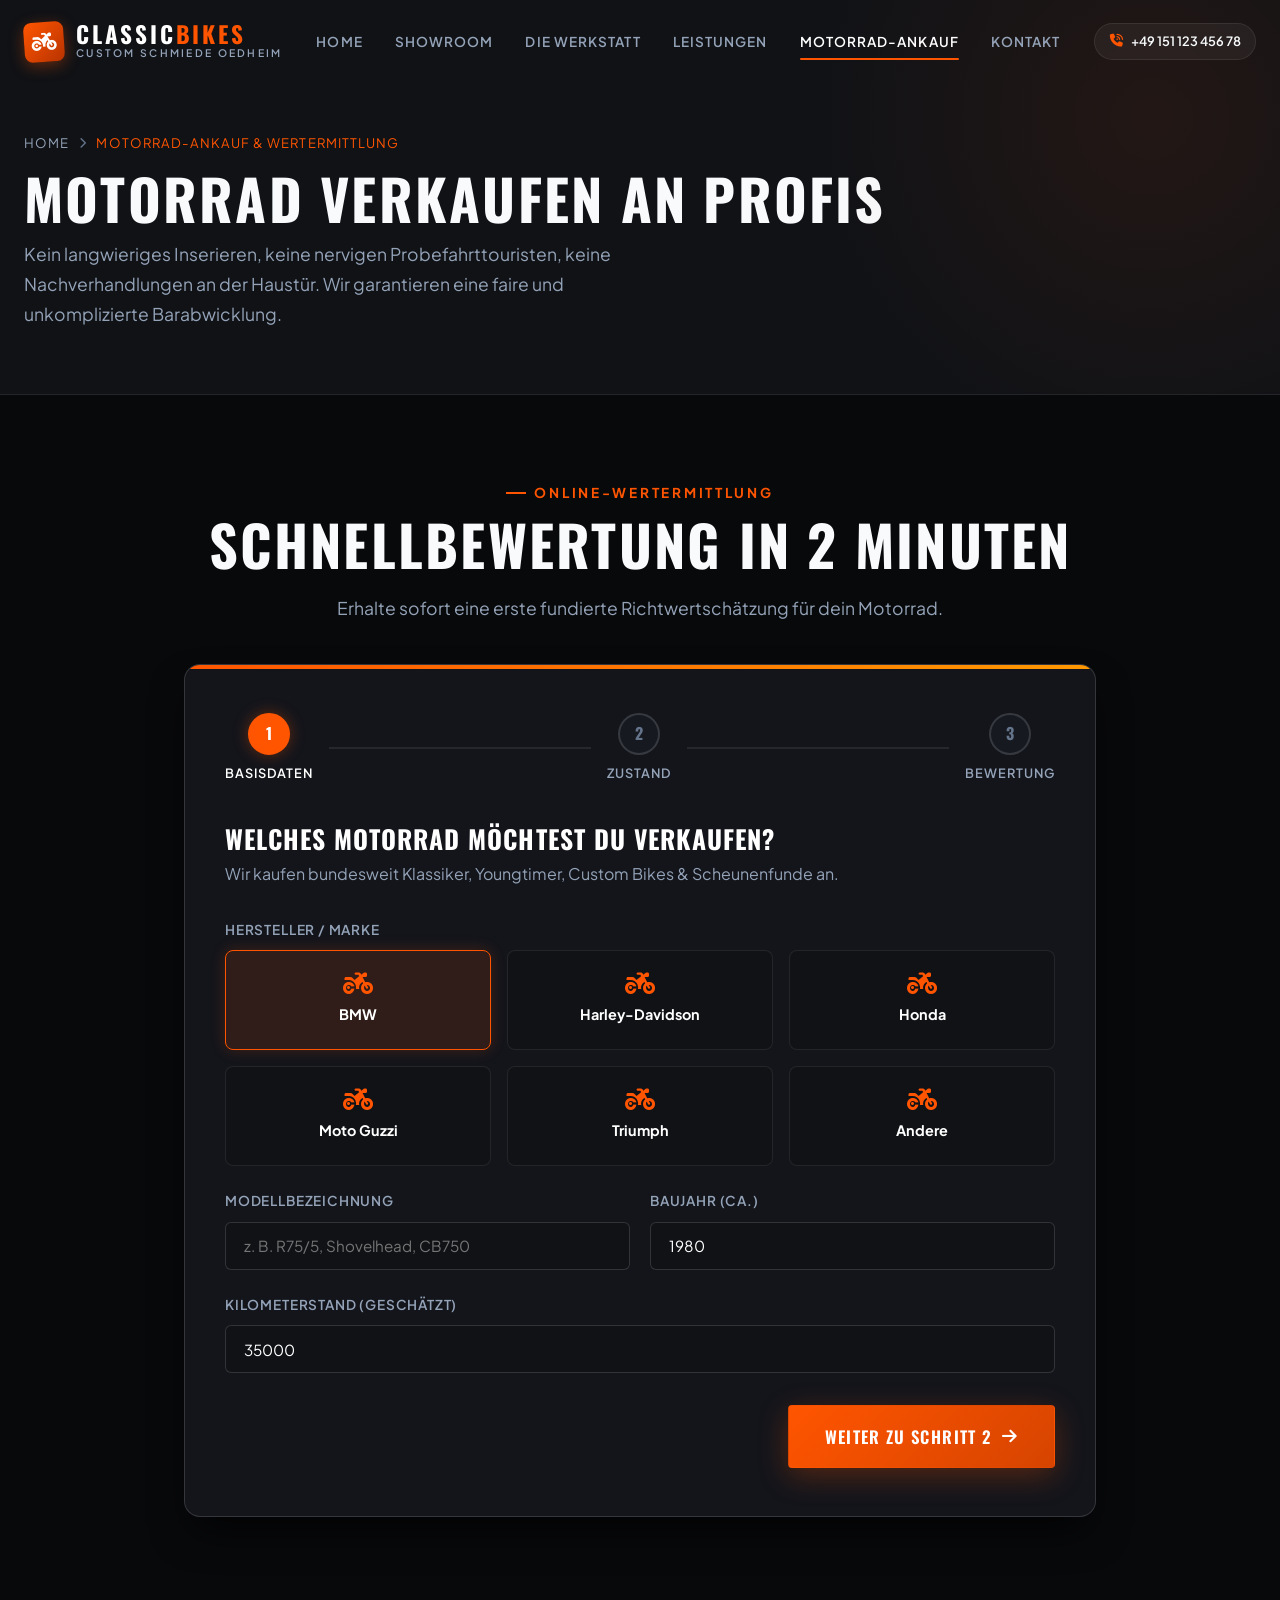
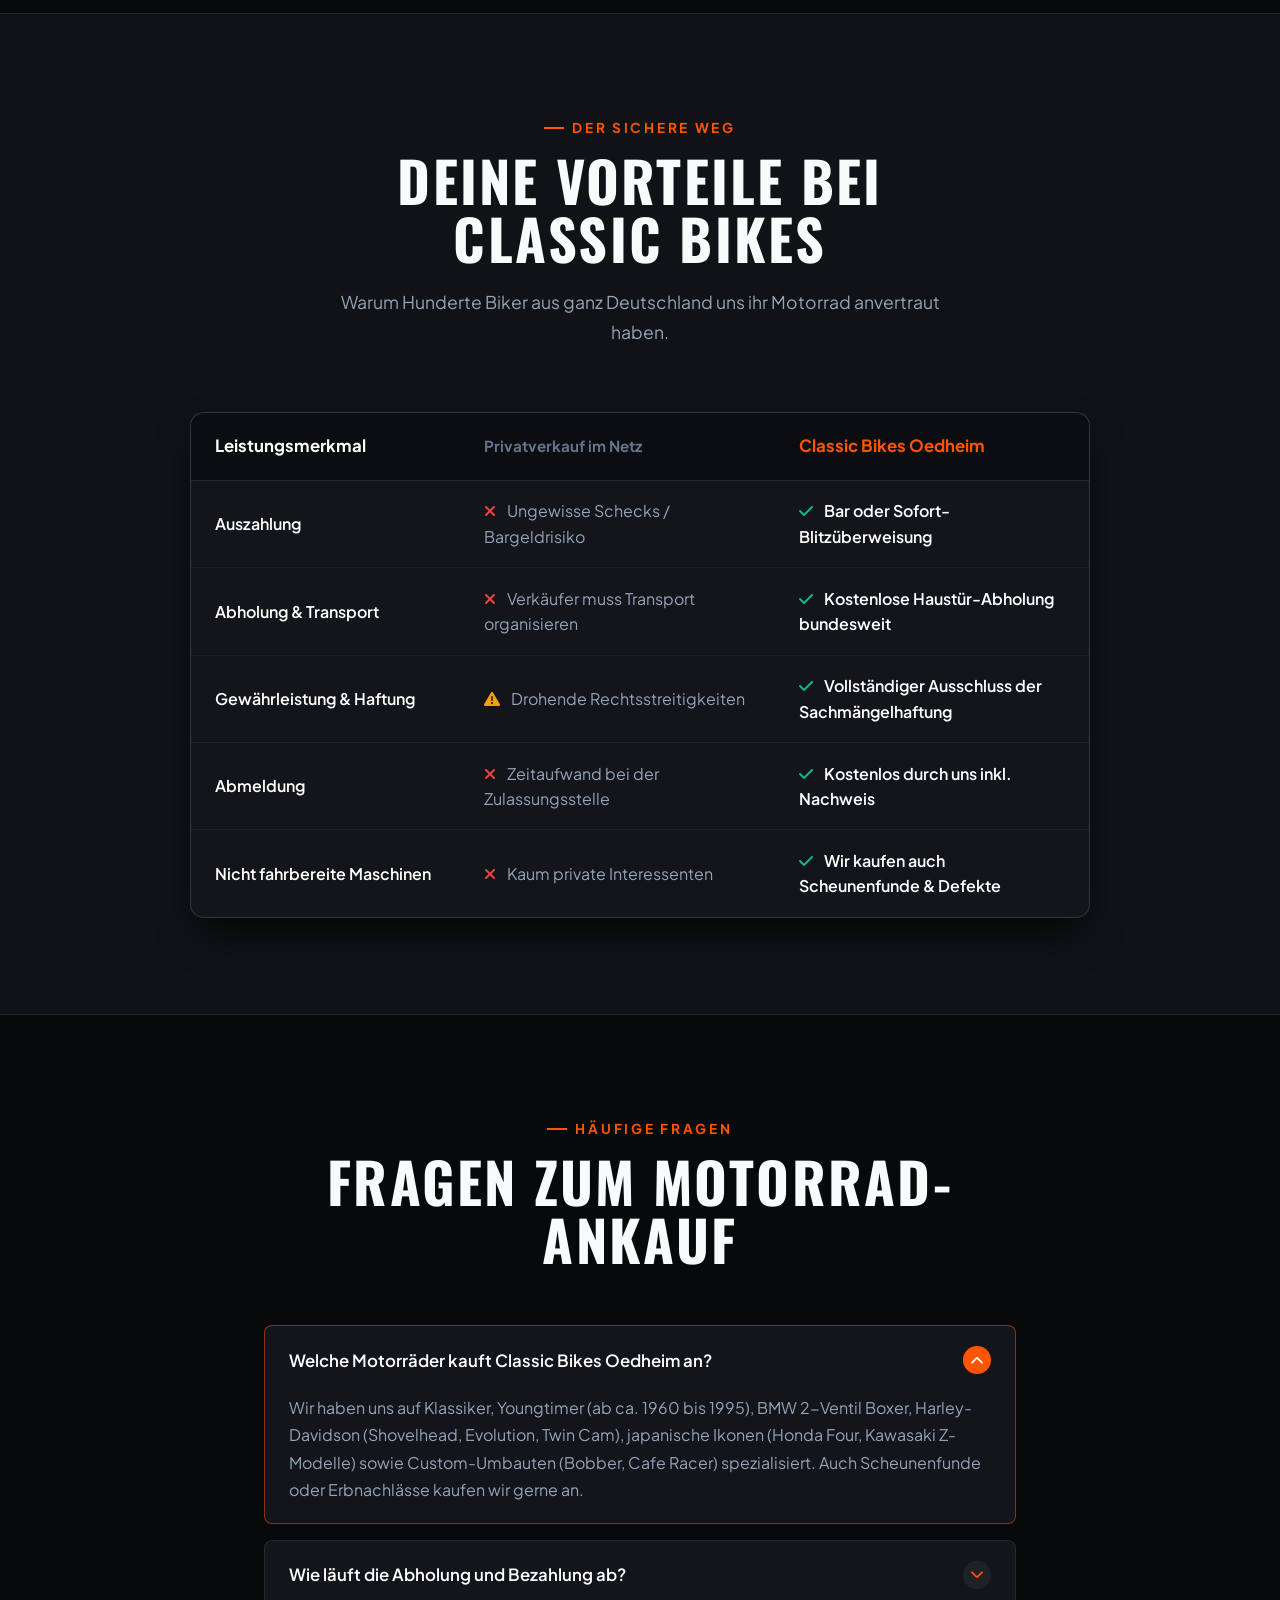
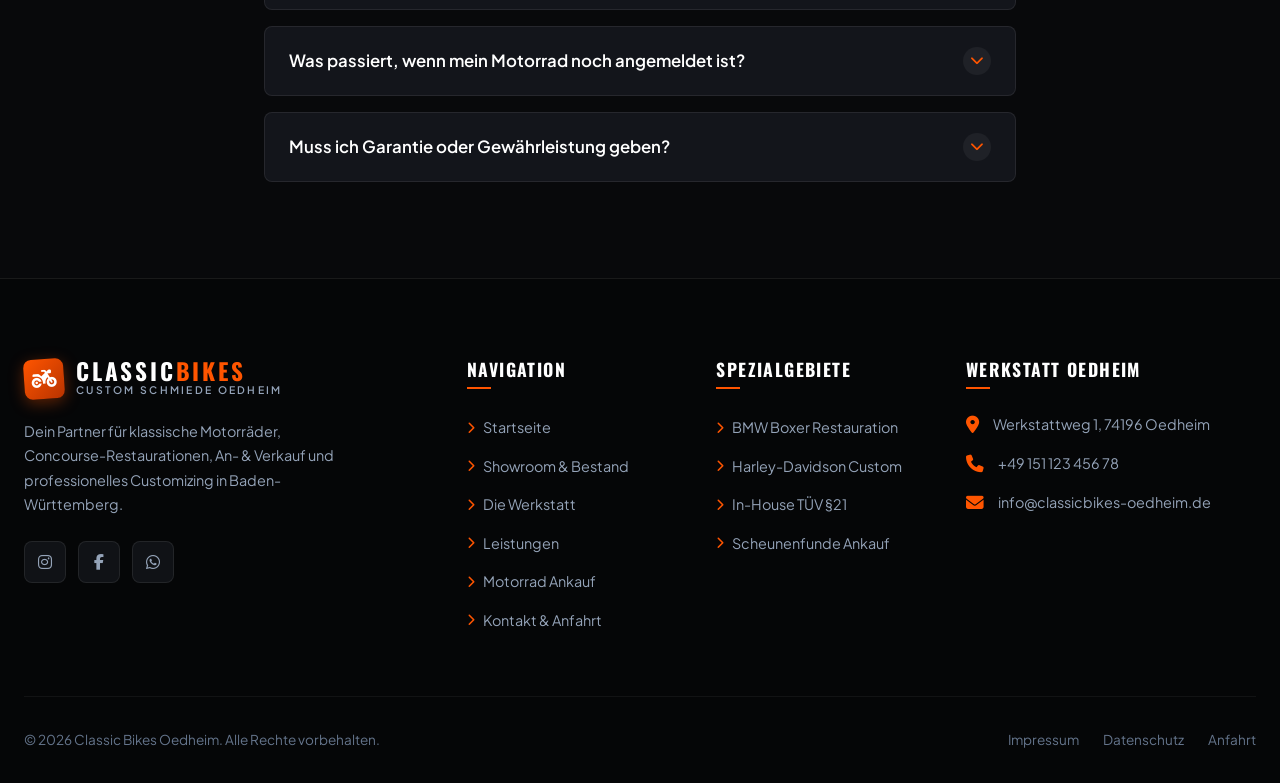
<file: ankauf.html>
<!DOCTYPE html>
<html lang="de">
<head>
  <meta charset="UTF-8">
  <meta name="viewport" content="width=device-width, initial-scale=1.0">
  <title>Motorrad-Ankauf & Wertermittlung | Classic Bikes Oedheim</title>
  <meta name="description" content="Verkaufe dein Motorrad stressfrei und sicher an Classic Bikes Oedheim. Sofortige Barzahlung, bundesweiter Holservice und kostenlose Abmeldung für Klassiker, Harleys und Scheunenfunde.">

  <!-- FontAwesome Icons -->
  <link rel="stylesheet" href="https://cdnjs.cloudflare.com/ajax/libs/font-awesome/6.5.1/css/all.min.css">
  
  <!-- Custom Design System -->
  <link rel="stylesheet" href="css/main.css">
  <link rel="stylesheet" href="css/components.css">
</head>
<body>

  <!-- Site Navigation Header -->
  <header class="site-header scrolled" id="navbar">
    <div class="container nav-container">
      <a href="index.html" class="brand-logo" aria-label="Classic Bikes Oedheim Startseite">
        <div class="brand-icon">
          <i class="fa-solid fa-motorcycle"></i>
        </div>
        <div class="brand-text-wrap">
          <span class="brand-name">CLASSIC<span>BIKES</span></span>
          <span class="brand-subtext">Custom Schmiede Oedheim</span>
        </div>
      </a>

      <!-- Desktop Navigation -->
      <nav class="desktop-nav" aria-label="Hauptnavigation">
        <a href="index.html" class="nav-link">Home</a>
        <a href="showroom.html" class="nav-link">Showroom</a>
        <a href="werkstatt.html" class="nav-link">Die Werkstatt</a>
        <a href="leistungen.html" class="nav-link">Leistungen</a>
        <a href="ankauf.html" class="nav-link active">Motorrad-Ankauf</a>
        <a href="kontakt.html" class="nav-link">Kontakt</a>
      </nav>

      <!-- Header Actions -->
      <div class="nav-actions">
        <a href="tel:+4915112345678" class="nav-phone-badge">
          <i class="fa-solid fa-phone-volume"></i>
          <span>+49 151 123 456 78</span>
        </a>
        <button class="mobile-toggle" aria-label="Menü öffnen">
          <i class="fa-solid fa-bars-staggered"></i>
        </button>
      </div>
    </div>
  </header>

  <!-- Mobile Drawer -->
  <div class="drawer-backdrop"></div>
  <aside class="mobile-drawer" aria-label="Mobiles Navigationsmenü">
    <div>
      <button class="drawer-close" aria-label="Menü schließen">
        <i class="fa-solid fa-xmark"></i>
      </button>
      <div class="brand-logo" style="margin-bottom: 2rem;">
        <div class="brand-icon"><i class="fa-solid fa-motorcycle"></i></div>
        <div class="brand-text-wrap">
          <span class="brand-name">CLASSIC<span>BIKES</span></span>
          <span class="brand-subtext">Oedheim</span>
        </div>
      </div>
      <nav class="mobile-nav-links">
        <a href="index.html">Home</a>
        <a href="showroom.html">Showroom & Bestand</a>
        <a href="werkstatt.html">Die Werkstatt</a>
        <a href="leistungen.html">Leistungen & Umbau</a>
        <a href="ankauf.html" class="active">Motorrad Ankauf</a>
        <a href="kontakt.html">Kontakt & Anfahrt</a>
      </nav>
    </div>
  </aside>

  <!-- Page Banner -->
  <div class="page-banner">
    <div class="container">
      <div class="breadcrumb-nav">
        <a href="index.html">Home</a>
        <span class="breadcrumb-separator"><i class="fa-solid fa-chevron-right"></i></span>
        <span style="color:var(--accent);">Motorrad-Ankauf & Wertermittlung</span>
      </div>
      <h1 class="section-title" style="margin-bottom:0.75rem;">MOTORRAD VERKAUFEN AN PROFIS</h1>
      <p class="section-desc">
        Kein langwieriges Inserieren, keine nervigen Probefahrttouristen, keine Nachverhandlungen an der Haustür. Wir garantieren eine faire und unkomplizierte Barabwicklung.
      </p>
    </div>
  </div>

  <main>
    <!-- Interactive Valuation Wizard Section -->
    <section style="padding: 5rem 0 6rem; background: var(--bg-body);">
      <div class="container" style="max-width: 960px;">
        <div style="text-align: center; margin-bottom: 2.5rem;">
          <span class="section-tag" style="justify-content:center;">Online-Wertermittlung</span>
          <h2 class="section-title">SCHNELLBEWERTUNG IN 2 MINUTEN</h2>
          <p class="section-desc" style="margin: 0 auto;">
            Erhalte sofort eine erste fundierte Richtwertschätzung für dein Motorrad.
          </p>
        </div>

        <!-- Wizard Container (Interactive via js/ankauf-wizard.js) -->
        <div class="wizard-card fade-up" id="ankauf-wizard-app">
          <!-- Dynamically populated by AnkaufWizard -->
        </div>

      </div>
    </section>

    <!-- Why Us / Comparison Section -->
    <section style="padding: 6rem 0; background: var(--bg-surface); border-top: 1px solid var(--border-subtle); border-bottom: 1px solid var(--border-subtle);">
      <div class="container">
        <div style="text-align: center; max-width: 700px; margin: 0 auto 4rem;">
          <span class="section-tag" style="justify-content:center;">Der sichere Weg</span>
          <h2 class="section-title">DEINE VORTEILE BEI CLASSIC BIKES</h2>
          <p class="section-desc" style="margin: 0 auto;">Warum Hunderte Biker aus ganz Deutschland uns ihr Motorrad anvertraut haben.</p>
        </div>

        <!-- Comparison Table Card -->
        <div style="background:var(--bg-card); border:1px solid var(--border-medium); border-radius:14px; overflow:hidden; box-shadow:var(--shadow-lg); max-width:900px; margin:0 auto;" class="fade-up">
          <table style="width:100%; border-collapse:collapse; text-align:left;">
            <thead>
              <tr style="background:rgba(0,0,0,0.4); border-bottom:1px solid var(--border-subtle);">
                <th style="padding:1.25rem 1.5rem; color:#fff; font-size:1.05rem;">Leistungsmerkmal</th>
                <th style="padding:1.25rem 1.5rem; color:var(--text-dim); font-size:0.95rem; width:35%;">Privatverkauf im Netz</th>
                <th style="padding:1.25rem 1.5rem; color:var(--accent); font-size:1.05rem; width:35%;">Classic Bikes Oedheim</th>
              </tr>
            </thead>
            <tbody>
              <tr style="border-bottom:1px solid rgba(255,255,255,0.05);">
                <td style="padding:1.1rem 1.5rem; font-weight:600; color:#fff;">Auszahlung</td>
                <td style="padding:1.1rem 1.5rem; color:var(--text-muted);"><i class="fa-solid fa-xmark" style="color:#ef4444; margin-right:0.5rem;"></i> Ungewisse Schecks / Bargeldrisiko</td>
                <td style="padding:1.1rem 1.5rem; color:#fff; font-weight:600;"><i class="fa-solid fa-check" style="color:#10b981; margin-right:0.5rem;"></i> Bar oder Sofort-Blitzüberweisung</td>
              </tr>
              <tr style="border-bottom:1px solid rgba(255,255,255,0.05);">
                <td style="padding:1.1rem 1.5rem; font-weight:600; color:#fff;">Abholung & Transport</td>
                <td style="padding:1.1rem 1.5rem; color:var(--text-muted);"><i class="fa-solid fa-xmark" style="color:#ef4444; margin-right:0.5rem;"></i> Verkäufer muss Transport organisieren</td>
                <td style="padding:1.1rem 1.5rem; color:#fff; font-weight:600;"><i class="fa-solid fa-check" style="color:#10b981; margin-right:0.5rem;"></i> Kostenlose Haustür-Abholung bundesweit</td>
              </tr>
              <tr style="border-bottom:1px solid rgba(255,255,255,0.05);">
                <td style="padding:1.1rem 1.5rem; font-weight:600; color:#fff;">Gewährleistung & Haftung</td>
                <td style="padding:1.1rem 1.5rem; color:var(--text-muted);"><i class="fa-solid fa-triangle-exclamation" style="color:#f59e0b; margin-right:0.5rem;"></i> Drohende Rechtsstreitigkeiten</td>
                <td style="padding:1.1rem 1.5rem; color:#fff; font-weight:600;"><i class="fa-solid fa-check" style="color:#10b981; margin-right:0.5rem;"></i> Vollständiger Ausschluss der Sachmängelhaftung</td>
              </tr>
              <tr style="border-bottom:1px solid rgba(255,255,255,0.05);">
                <td style="padding:1.1rem 1.5rem; font-weight:600; color:#fff;">Abmeldung</td>
                <td style="padding:1.1rem 1.5rem; color:var(--text-muted);"><i class="fa-solid fa-xmark" style="color:#ef4444; margin-right:0.5rem;"></i> Zeitaufwand bei der Zulassungsstelle</td>
                <td style="padding:1.1rem 1.5rem; color:#fff; font-weight:600;"><i class="fa-solid fa-check" style="color:#10b981; margin-right:0.5rem;"></i> Kostenlos durch uns inkl. Nachweis</td>
              </tr>
              <tr>
                <td style="padding:1.1rem 1.5rem; font-weight:600; color:#fff;">Nicht fahrbereite Maschinen</td>
                <td style="padding:1.1rem 1.5rem; color:var(--text-muted);"><i class="fa-solid fa-xmark" style="color:#ef4444; margin-right:0.5rem;"></i> Kaum private Interessenten</td>
                <td style="padding:1.1rem 1.5rem; color:#fff; font-weight:600;"><i class="fa-solid fa-check" style="color:#10b981; margin-right:0.5rem;"></i> Wir kaufen auch Scheunenfunde & Defekte</td>
              </tr>
            </tbody>
          </table>
        </div>

      </div>
    </section>

    <!-- Ankauf FAQ Accordion -->
    <section style="padding: 6rem 0; background: var(--bg-body);">
      <div class="container" style="max-width: 800px;">
        <div style="text-align:center; margin-bottom:3.5rem;">
          <span class="section-tag" style="justify-content:center;">Häufige Fragen</span>
          <h2 class="section-title">FRAGEN ZUM MOTORRAD-ANKAUF</h2>
        </div>

        <div class="faq-accordion">
          
          <div class="faq-item active">
            <button class="faq-question">
              <span>Welche Motorräder kauft Classic Bikes Oedheim an?</span>
              <span class="faq-icon"><i class="fa-solid fa-chevron-down"></i></span>
            </button>
            <div class="faq-answer">
              Wir haben uns auf Klassiker, Youngtimer (ab ca. 1960 bis 1995), BMW 2-Ventil Boxer, Harley-Davidson (Shovelhead, Evolution, Twin Cam), japanische Ikonen (Honda Four, Kawasaki Z-Modelle) sowie Custom-Umbauten (Bobber, Cafe Racer) spezialisiert. Auch Scheunenfunde oder Erbnachlässe kaufen wir gerne an.
            </div>
          </div>

          <div class="faq-item">
            <button class="faq-question">
              <span>Wie läuft die Abholung und Bezahlung ab?</span>
              <span class="faq-icon"><i class="fa-solid fa-chevron-down"></i></span>
            </button>
            <div class="faq-answer">
              Nach Einigung über den Ankaufspreis vereinbaren wir einen Wunschtermin mit dir. Wir kommen mit unserem geschlossenen Transporter direkt zu dir. Die Zahlung erfolgt nach kurzer optischer Prüfung sofort bar auf die Hand oder per SEPA-Echtzeit-Überweisung, die in Sekunden auf deinem Bankkonto gutgeschrieben ist.
            </div>
          </div>

          <div class="faq-item">
            <button class="faq-question">
              <span>Was passiert, wenn mein Motorrad noch angemeldet ist?</span>
              <span class="faq-icon"><i class="fa-solid fa-chevron-down"></i></span>
            </button>
            <div class="faq-answer">
              Das ist gar kein Problem! Wir übernehmen die ordnungsgemäße Abmeldung bei der zuständigen Zulassungsstelle innerhalb von 2 Werktagen für dich. Die amtliche Abmeldebescheinigung senden wir dir umgehend per E-Mail oder WhatsApp zu.
            </div>
          </div>

          <div class="faq-item">
            <button class="faq-question">
              <span>Muss ich Garantie oder Gewährleistung geben?</span>
              <span class="faq-icon"><i class="fa-solid fa-chevron-down"></i></span>
            </button>
            <div class="faq-answer">
              Nein! Als gewerblicher Fachbetrieb kaufen wir von privat unter vollständigem Ausschluss jeglicher Sachmängelhaftung. Sollte später ein Defekt auftreten, ist das allein unser unternehmerisches Risiko. Du bist rechtlich vollständig abgesichert.
            </div>
          </div>

        </div>
      </div>
    </section>

  </main>

  <!-- Site Footer -->
  <footer class="site-footer">
    <div class="container">
      <div class="footer-top">
        <div class="footer-col">
          <div class="brand-logo" style="margin-bottom: 1.25rem;">
            <div class="brand-icon"><i class="fa-solid fa-motorcycle"></i></div>
            <div class="brand-text-wrap">
              <span class="brand-name">CLASSIC<span>BIKES</span></span>
              <span class="brand-subtext">Custom Schmiede Oedheim</span>
            </div>
          </div>
          <p style="color:var(--text-muted); font-size:0.9rem; line-height:1.7; margin-bottom:1.5rem; max-width:320px;">
            Dein Partner für klassische Motorräder, Concourse-Restaurationen, An- & Verkauf und professionelles Customizing in Baden-Württemberg.
          </p>
          <div class="social-links">
            <a href="#" class="social-btn" aria-label="Instagram"><i class="fa-brands fa-instagram"></i></a>
            <a href="#" class="social-btn" aria-label="Facebook"><i class="fa-brands fa-facebook-f"></i></a>
            <a href="https://wa.me/4915112345678" target="_blank" class="social-btn" aria-label="WhatsApp"><i class="fa-brands fa-whatsapp"></i></a>
          </div>
        </div>

        <div class="footer-col">
          <h4>Navigation</h4>
          <ul class="footer-links">
            <li><a href="index.html"><i class="fa-solid fa-chevron-right"></i> Startseite</a></li>
            <li><a href="showroom.html"><i class="fa-solid fa-chevron-right"></i> Showroom & Bestand</a></li>
            <li><a href="werkstatt.html"><i class="fa-solid fa-chevron-right"></i> Die Werkstatt</a></li>
            <li><a href="leistungen.html"><i class="fa-solid fa-chevron-right"></i> Leistungen</a></li>
            <li><a href="ankauf.html"><i class="fa-solid fa-chevron-right"></i> Motorrad Ankauf</a></li>
            <li><a href="kontakt.html"><i class="fa-solid fa-chevron-right"></i> Kontakt & Anfahrt</a></li>
          </ul>
        </div>

        <div class="footer-col">
          <h4>Spezialgebiete</h4>
          <ul class="footer-links">
            <li><a href="leistungen.html"><i class="fa-solid fa-chevron-right"></i> BMW Boxer Restauration</a></li>
            <li><a href="leistungen.html"><i class="fa-solid fa-chevron-right"></i> Harley-Davidson Custom</a></li>
            <li><a href="leistungen.html"><i class="fa-solid fa-chevron-right"></i> In-House TÜV §21</a></li>
            <li><a href="ankauf.html"><i class="fa-solid fa-chevron-right"></i> Scheunenfunde Ankauf</a></li>
          </ul>
        </div>

        <div class="footer-col">
          <h4>Werkstatt Oedheim</h4>
          <div class="footer-contact-item">
            <i class="fa-solid fa-location-dot"></i>
            <div>Werkstattweg 1, 74196 Oedheim</div>
          </div>
          <div class="footer-contact-item">
            <i class="fa-solid fa-phone"></i>
            <div>+49 151 123 456 78</div>
          </div>
          <div class="footer-contact-item">
            <i class="fa-solid fa-envelope"></i>
            <div>info@classicbikes-oedheim.de</div>
          </div>
        </div>
      </div>

      <div class="footer-bottom">
        <div>&copy; 2026 Classic Bikes Oedheim. Alle Rechte vorbehalten.</div>
        <div class="footer-bottom-links">
          <a href="impressum.html">Impressum</a>
          <a href="datenschutz.html">Datenschutz</a>
          <a href="kontakt.html">Anfahrt</a>
        </div>
      </div>
    </div>
  </footer>

  <!-- Scroll To Top Button -->
  <button class="scroll-top-btn" aria-label="Nach oben scrollen">
    <i class="fa-solid fa-arrow-up"></i>
  </button>

  <!-- Scripts -->
  <script src="js/main.js"></script>
  <script src="js/ankauf-wizard.js"></script>
</body>
</html>
</file>
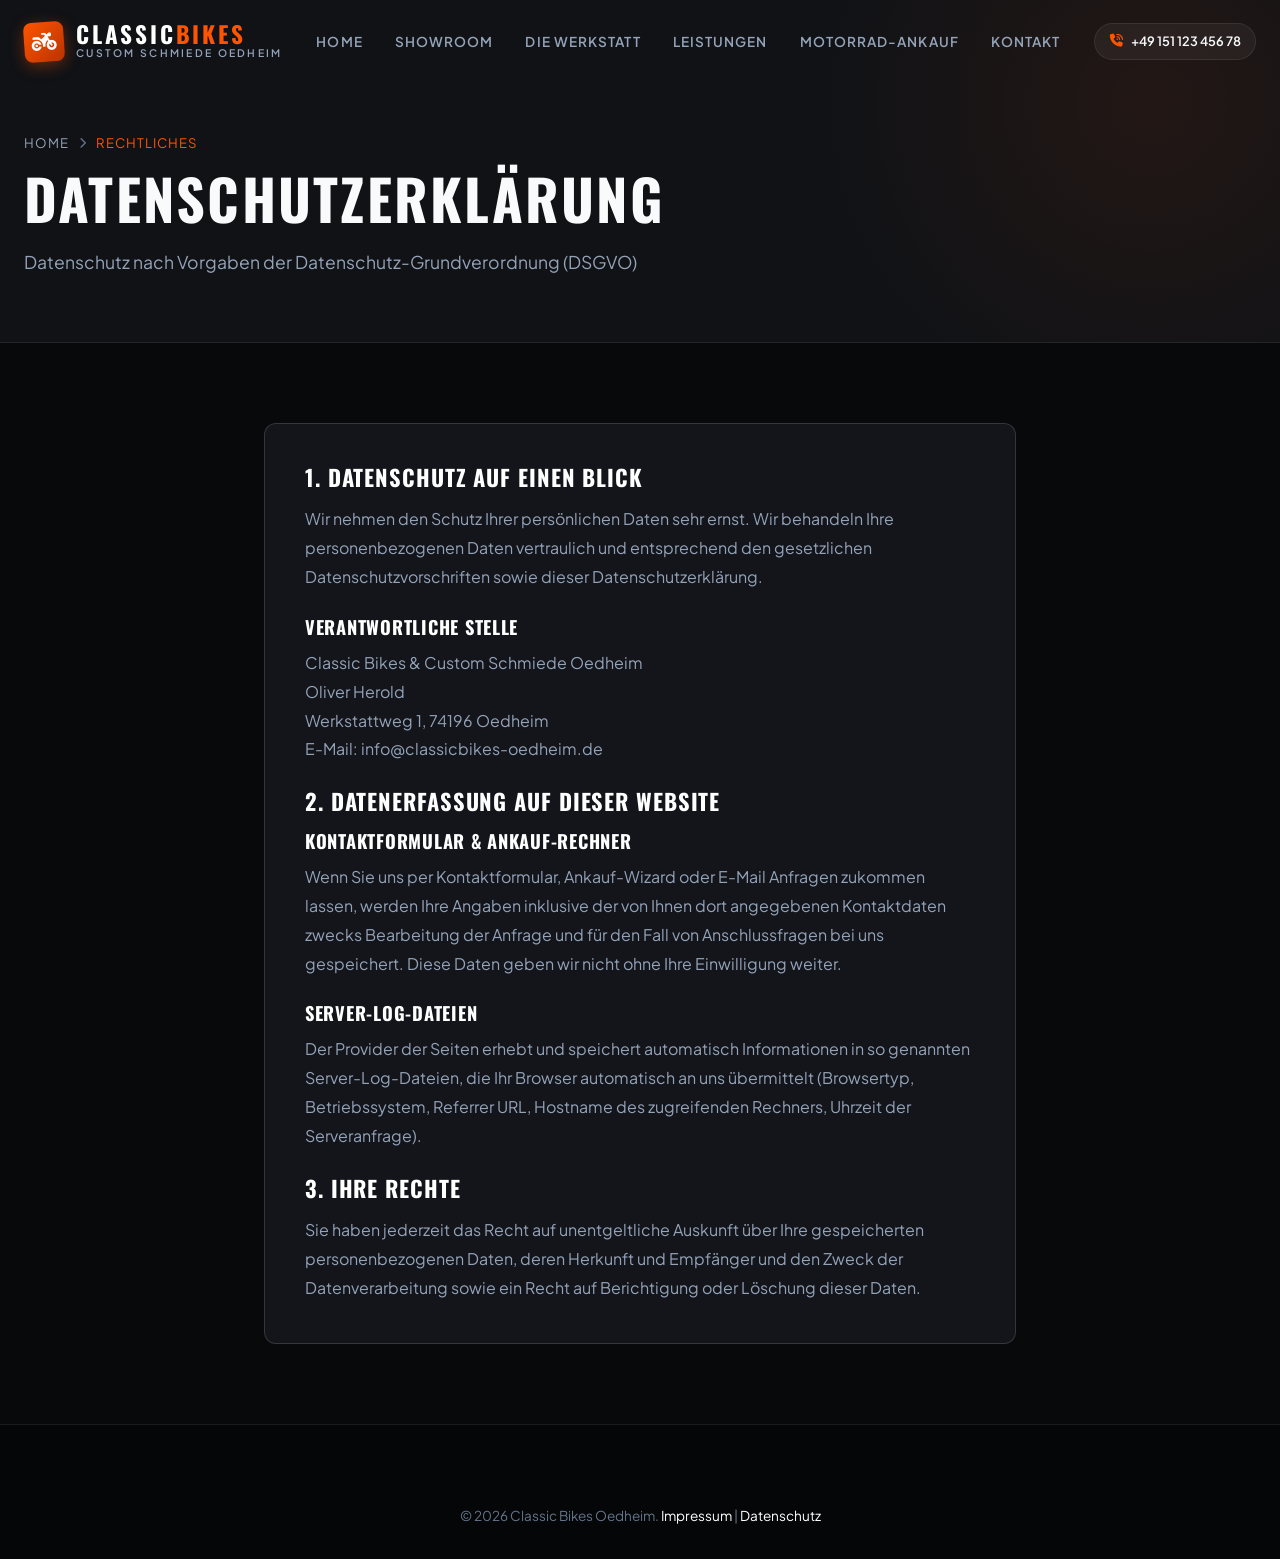
<file: datenschutz.html>
<!DOCTYPE html>
<html lang="de">
<head>
  <meta charset="UTF-8">
  <meta name="viewport" content="width=device-width, initial-scale=1.0">
  <title>Datenschutzerklärung | Classic Bikes Oedheim</title>
  <meta name="robots" content="noindex, follow">

  <link rel="stylesheet" href="https://cdnjs.cloudflare.com/ajax/libs/font-awesome/6.5.1/css/all.min.css">
  <link rel="stylesheet" href="css/main.css">
  <link rel="stylesheet" href="css/components.css">
</head>
<body>

  <!-- Site Navigation Header -->
  <header class="site-header scrolled" id="navbar">
    <div class="container nav-container">
      <a href="index.html" class="brand-logo" aria-label="Classic Bikes Oedheim Startseite">
        <div class="brand-icon"><i class="fa-solid fa-motorcycle"></i></div>
        <div class="brand-text-wrap">
          <span class="brand-name">CLASSIC<span>BIKES</span></span>
          <span class="brand-subtext">Custom Schmiede Oedheim</span>
        </div>
      </a>
      <nav class="desktop-nav">
        <a href="index.html" class="nav-link">Home</a>
        <a href="showroom.html" class="nav-link">Showroom</a>
        <a href="werkstatt.html" class="nav-link">Die Werkstatt</a>
        <a href="leistungen.html" class="nav-link">Leistungen</a>
        <a href="ankauf.html" class="nav-link">Motorrad-Ankauf</a>
        <a href="kontakt.html" class="nav-link">Kontakt</a>
      </nav>
      <div class="nav-actions">
        <a href="tel:+4915112345678" class="nav-phone-badge">
          <i class="fa-solid fa-phone-volume"></i> +49 151 123 456 78
        </a>
        <button class="mobile-toggle" aria-label="Menü öffnen"><i class="fa-solid fa-bars-staggered"></i></button>
      </div>
    </div>
  </header>

  <div class="page-banner">
    <div class="container">
      <div class="breadcrumb-nav">
        <a href="index.html">Home</a>
        <span class="breadcrumb-separator"><i class="fa-solid fa-chevron-right"></i></span>
        <span style="color:var(--accent);">Rechtliches</span>
      </div>
      <h1 class="section-title">DATENSCHUTZERKLÄRUNG</h1>
      <p class="section-desc">Datenschutz nach Vorgaben der Datenschutz-Grundverordnung (DSGVO)</p>
    </div>
  </div>

  <main style="padding: 5rem 0; background: var(--bg-body);">
    <div class="container" style="max-width: 800px; color:var(--text-muted); line-height:1.8;">
      
      <div style="background:var(--bg-card); border:1px solid var(--border-medium); border-radius:12px; padding:2.5rem;">
        <h2 style="font-size:1.4rem; color:#fff; margin-bottom:1rem;">1. Datenschutz auf einen Blick</h2>
        <p style="margin-bottom:1.5rem;">
          Wir nehmen den Schutz Ihrer persönlichen Daten sehr ernst. Wir behandeln Ihre personenbezogenen Daten vertraulich und entsprechend den gesetzlichen Datenschutzvorschriften sowie dieser Datenschutzerklärung.
        </p>

        <h3 style="font-size:1.15rem; color:#fff; margin-bottom:0.75rem;">Verantwortliche Stelle</h3>
        <p style="margin-bottom:1.5rem;">
          Classic Bikes & Custom Schmiede Oedheim<br>
          Oliver Herold<br>
          Werkstattweg 1, 74196 Oedheim<br>
          E-Mail: info@classicbikes-oedheim.de
        </p>

        <h2 style="font-size:1.4rem; color:#fff; margin-bottom:1rem;">2. Datenerfassung auf dieser Website</h2>
        <h3 style="font-size:1.15rem; color:#fff; margin-bottom:0.75rem;">Kontaktformular & Ankauf-Rechner</h3>
        <p style="margin-bottom:1.5rem;">
          Wenn Sie uns per Kontaktformular, Ankauf-Wizard oder E-Mail Anfragen zukommen lassen, werden Ihre Angaben inklusive der von Ihnen dort angegebenen Kontaktdaten zwecks Bearbeitung der Anfrage und für den Fall von Anschlussfragen bei uns gespeichert. Diese Daten geben wir nicht ohne Ihre Einwilligung weiter.
        </p>

        <h3 style="font-size:1.15rem; color:#fff; margin-bottom:0.75rem;">Server-Log-Dateien</h3>
        <p style="margin-bottom:1.5rem;">
          Der Provider der Seiten erhebt und speichert automatisch Informationen in so genannten Server-Log-Dateien, die Ihr Browser automatisch an uns übermittelt (Browsertyp, Betriebssystem, Referrer URL, Hostname des zugreifenden Rechners, Uhrzeit der Serveranfrage).
        </p>

        <h2 style="font-size:1.4rem; color:#fff; margin-bottom:1rem;">3. Ihre Rechte</h2>
        <p>
          Sie haben jederzeit das Recht auf unentgeltliche Auskunft über Ihre gespeicherten personenbezogenen Daten, deren Herkunft und Empfänger und den Zweck der Datenverarbeitung sowie ein Recht auf Berichtigung oder Löschung dieser Daten.
        </p>
      </div>

    </div>
  </main>

  <footer class="site-footer">
    <div class="container text-center" style="text-align:center;">
      <p style="font-size:0.85rem; color:var(--text-dim);">&copy; 2026 Classic Bikes Oedheim. <a href="impressum.html" style="color:#fff;">Impressum</a> | <a href="datenschutz.html" style="color:#fff;">Datenschutz</a></p>
    </div>
  </footer>

  <script src="js/main.js"></script>
</body>
</html>
</file>
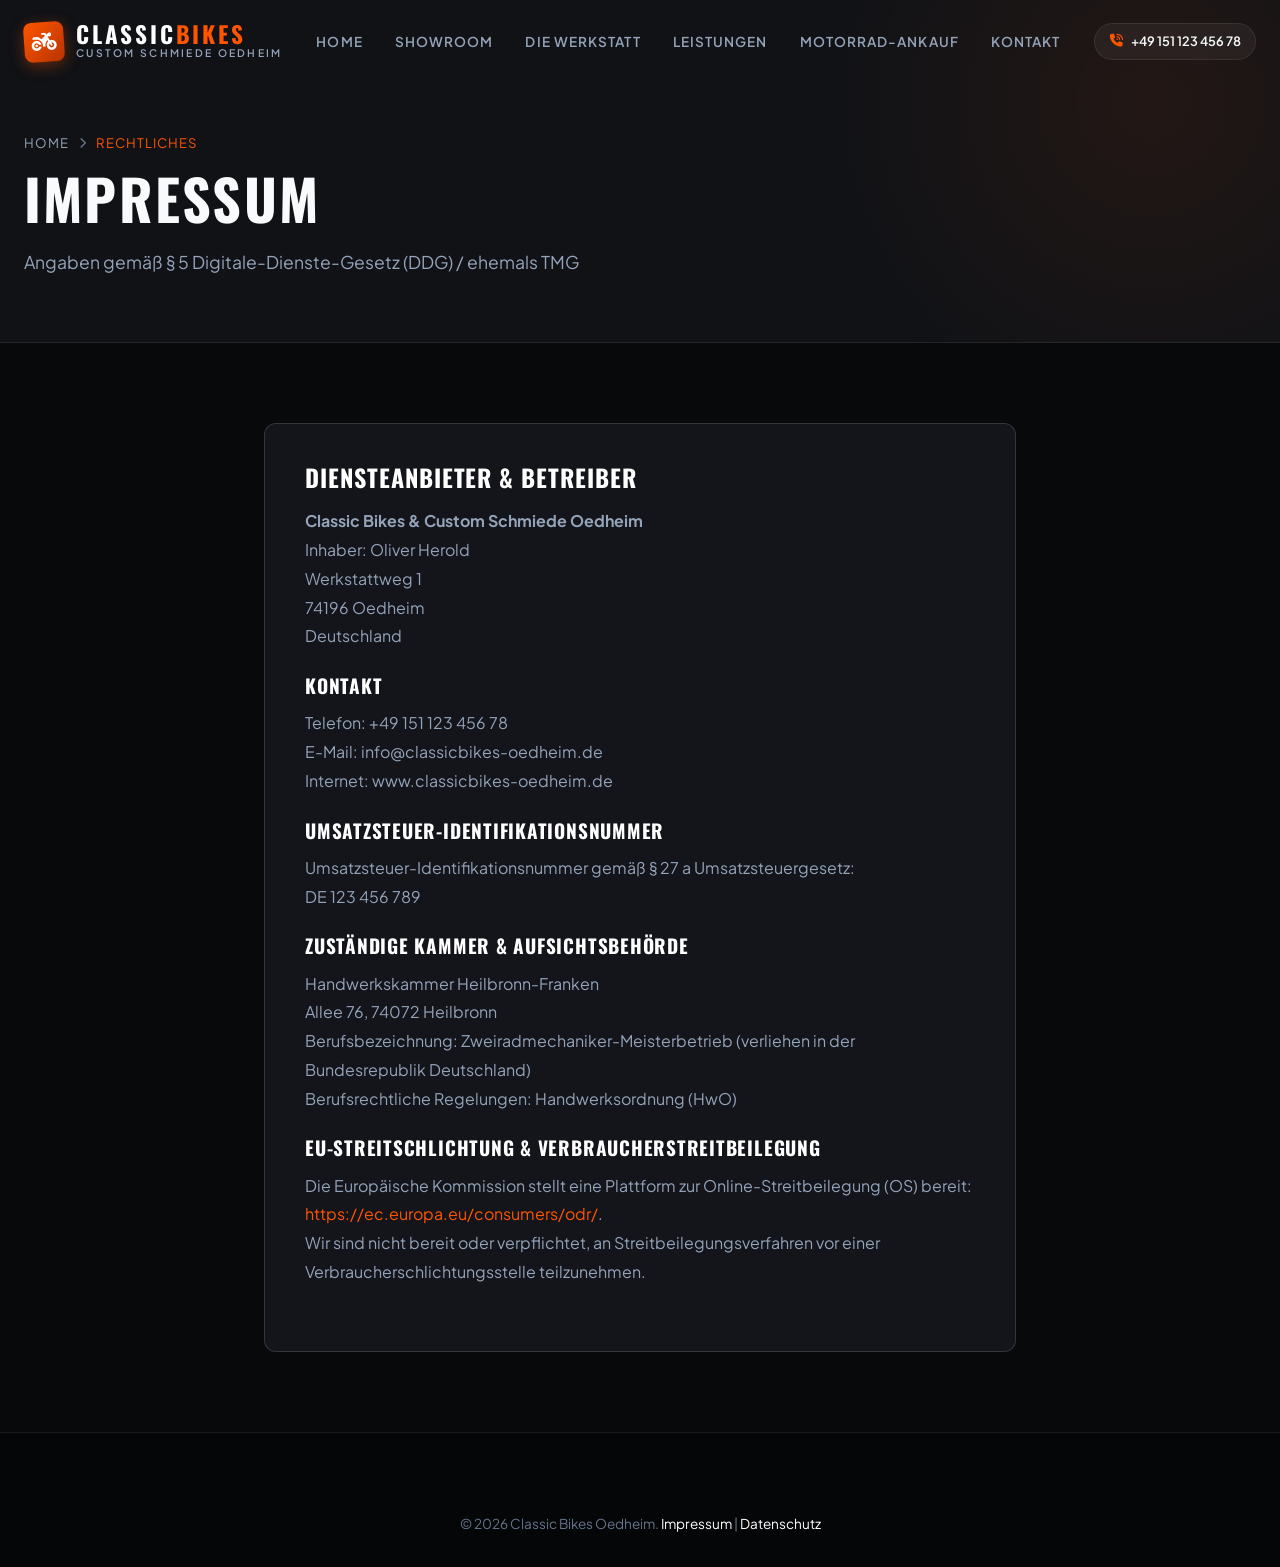
<file: impressum.html>
<!DOCTYPE html>
<html lang="de">
<head>
  <meta charset="UTF-8">
  <meta name="viewport" content="width=device-width, initial-scale=1.0">
  <title>Impressum | Classic Bikes Oedheim</title>
  <meta name="robots" content="noindex, follow">

  <link rel="stylesheet" href="https://cdnjs.cloudflare.com/ajax/libs/font-awesome/6.5.1/css/all.min.css">
  <link rel="stylesheet" href="css/main.css">
  <link rel="stylesheet" href="css/components.css">
</head>
<body>

  <!-- Site Navigation Header -->
  <header class="site-header scrolled" id="navbar">
    <div class="container nav-container">
      <a href="index.html" class="brand-logo" aria-label="Classic Bikes Oedheim Startseite">
        <div class="brand-icon"><i class="fa-solid fa-motorcycle"></i></div>
        <div class="brand-text-wrap">
          <span class="brand-name">CLASSIC<span>BIKES</span></span>
          <span class="brand-subtext">Custom Schmiede Oedheim</span>
        </div>
      </a>
      <nav class="desktop-nav">
        <a href="index.html" class="nav-link">Home</a>
        <a href="showroom.html" class="nav-link">Showroom</a>
        <a href="werkstatt.html" class="nav-link">Die Werkstatt</a>
        <a href="leistungen.html" class="nav-link">Leistungen</a>
        <a href="ankauf.html" class="nav-link">Motorrad-Ankauf</a>
        <a href="kontakt.html" class="nav-link">Kontakt</a>
      </nav>
      <div class="nav-actions">
        <a href="tel:+4915112345678" class="nav-phone-badge">
          <i class="fa-solid fa-phone-volume"></i> +49 151 123 456 78
        </a>
        <button class="mobile-toggle" aria-label="Menü öffnen"><i class="fa-solid fa-bars-staggered"></i></button>
      </div>
    </div>
  </header>

  <div class="page-banner">
    <div class="container">
      <div class="breadcrumb-nav">
        <a href="index.html">Home</a>
        <span class="breadcrumb-separator"><i class="fa-solid fa-chevron-right"></i></span>
        <span style="color:var(--accent);">Rechtliches</span>
      </div>
      <h1 class="section-title">IMPRESSUM</h1>
      <p class="section-desc">Angaben gemäß § 5 Digitale-Dienste-Gesetz (DDG) / ehemals TMG</p>
    </div>
  </div>

  <main style="padding: 5rem 0; background: var(--bg-body);">
    <div class="container" style="max-width: 800px; color:var(--text-muted); line-height:1.8;">
      
      <div style="background:var(--bg-card); border:1px solid var(--border-medium); border-radius:12px; padding:2.5rem;">
        <h2 style="font-size:1.5rem; color:#fff; margin-bottom:1rem;">Diensteanbieter & Betreiber</h2>
        <p style="margin-bottom:1.5rem;">
          <strong>Classic Bikes & Custom Schmiede Oedheim</strong><br>
          Inhaber: Oliver Herold<br>
          Werkstattweg 1<br>
          74196 Oedheim<br>
          Deutschland
        </p>

        <h3 style="font-size:1.2rem; color:#fff; margin-bottom:0.75rem;">Kontakt</h3>
        <p style="margin-bottom:1.5rem;">
          Telefon: +49 151 123 456 78<br>
          E-Mail: info@classicbikes-oedheim.de<br>
          Internet: www.classicbikes-oedheim.de
        </p>

        <h3 style="font-size:1.2rem; color:#fff; margin-bottom:0.75rem;">Umsatzsteuer-Identifikationsnummer</h3>
        <p style="margin-bottom:1.5rem;">
          Umsatzsteuer-Identifikationsnummer gemäß § 27 a Umsatzsteuergesetz:<br>
          DE 123 456 789
        </p>

        <h3 style="font-size:1.2rem; color:#fff; margin-bottom:0.75rem;">Zuständige Kammer & Aufsichtsbehörde</h3>
        <p style="margin-bottom:1.5rem;">
          Handwerkskammer Heilbronn-Franken<br>
          Allee 76, 74072 Heilbronn<br>
          Berufsbezeichnung: Zweiradmechaniker-Meisterbetrieb (verliehen in der Bundesrepublik Deutschland)<br>
          Berufsrechtliche Regelungen: Handwerksordnung (HwO)
        </p>

        <h3 style="font-size:1.2rem; color:#fff; margin-bottom:0.75rem;">EU-Streitschlichtung & Verbraucherstreitbeilegung</h3>
        <p style="margin-bottom:1.5rem;">
          Die Europäische Kommission stellt eine Plattform zur Online-Streitbeilegung (OS) bereit: 
          <a href="https://ec.europa.eu/consumers/odr/" target="_blank" style="color:var(--accent);">https://ec.europa.eu/consumers/odr/</a>.<br>
          Wir sind nicht bereit oder verpflichtet, an Streitbeilegungsverfahren vor einer Verbraucherschlichtungsstelle teilzunehmen.
        </p>
      </div>

    </div>
  </main>

  <footer class="site-footer">
    <div class="container text-center" style="text-align:center;">
      <p style="font-size:0.85rem; color:var(--text-dim);">&copy; 2026 Classic Bikes Oedheim. <a href="impressum.html" style="color:#fff;">Impressum</a> | <a href="datenschutz.html" style="color:#fff;">Datenschutz</a></p>
    </div>
  </footer>

  <script src="js/main.js"></script>
</body>
</html>
</file>
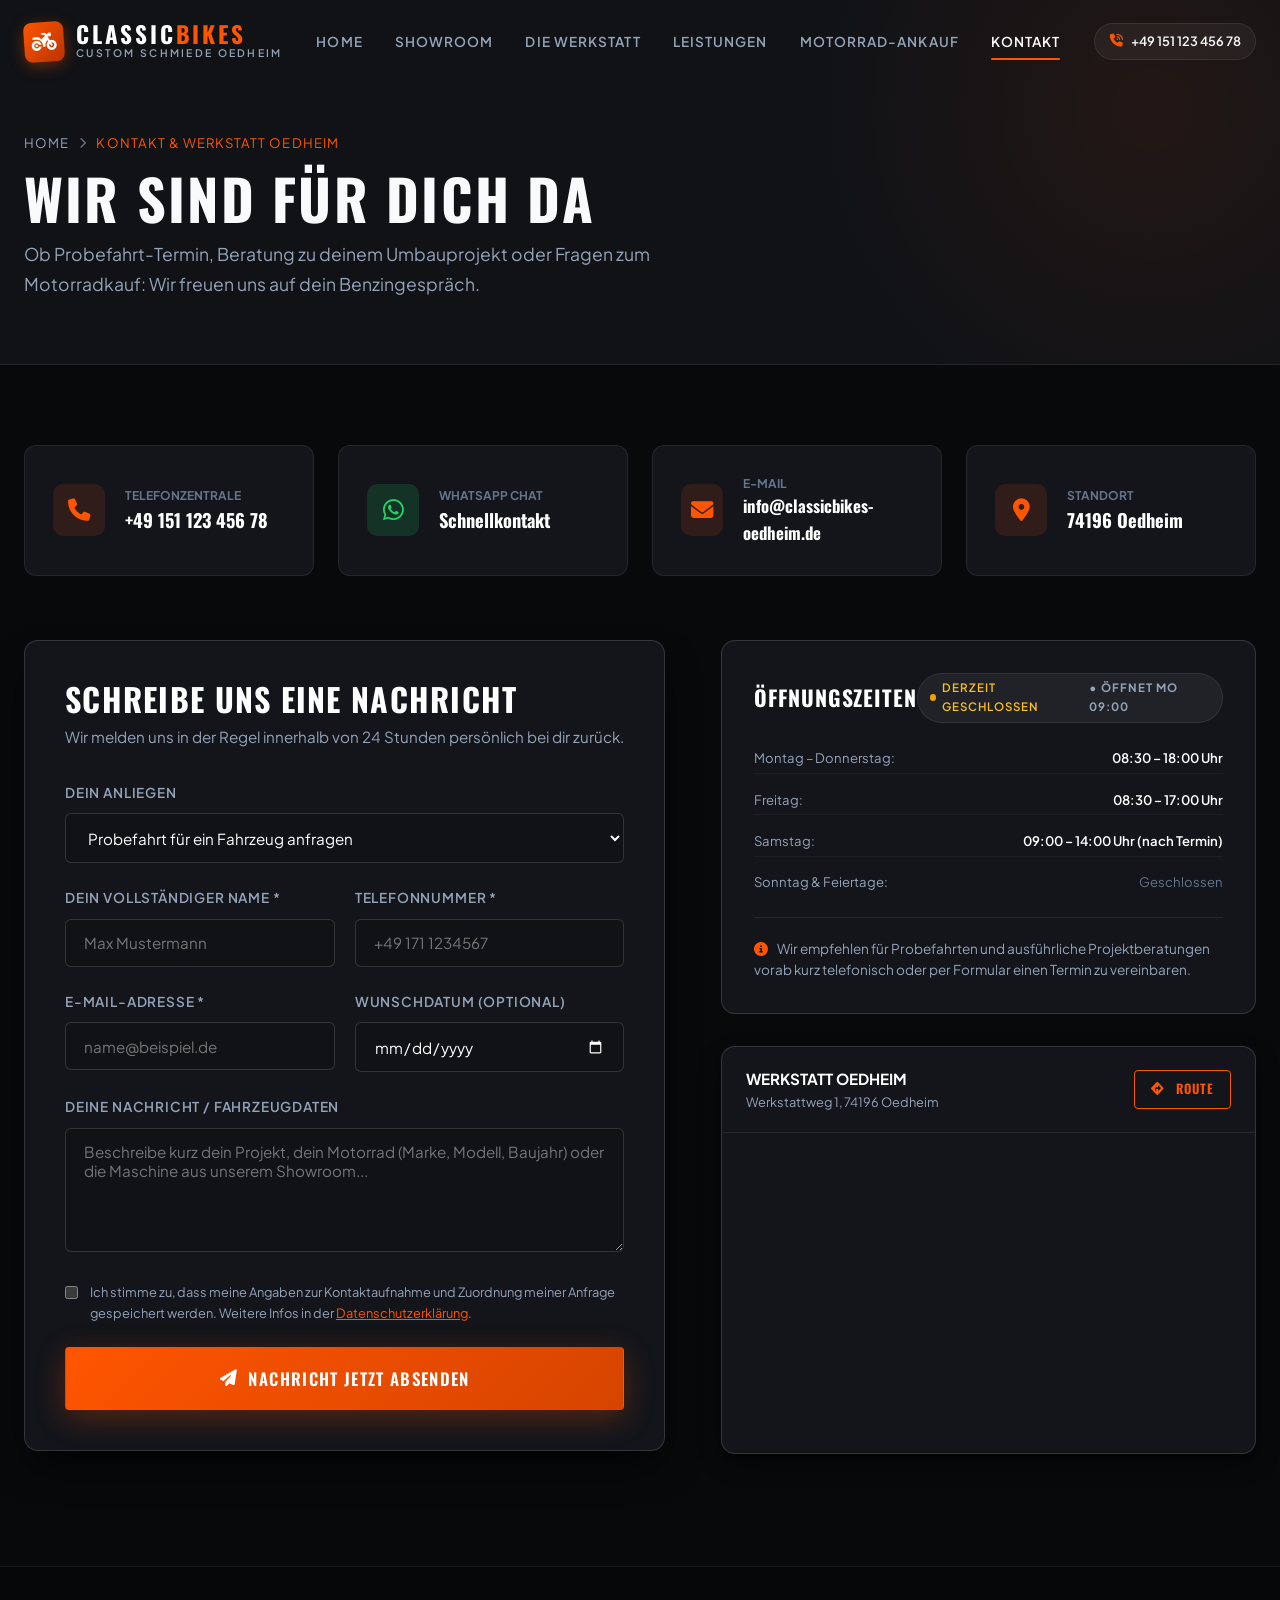
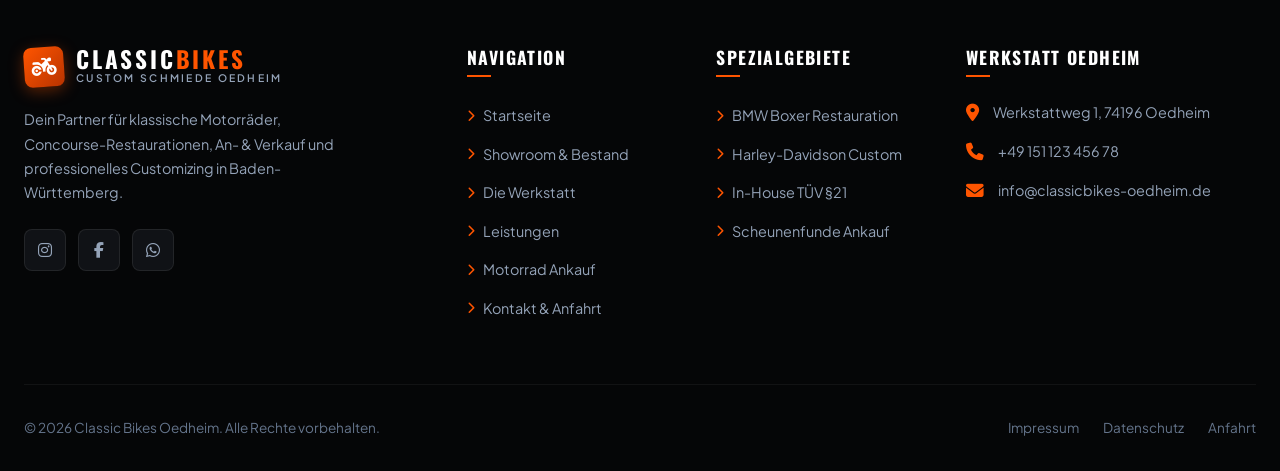
<file: kontakt.html>
<!DOCTYPE html>
<html lang="de">
<head>
  <meta charset="UTF-8">
  <meta name="viewport" content="width=device-width, initial-scale=1.0">
  <title>Kontakt & Anfahrt | Classic Bikes Oedheim</title>
  <meta name="description" content="Kontaktiere Classic Bikes in 74196 Oedheim. Vereinbare einen Werkstatt-Termin, eine Probefahrt oder kontaktiere uns direkt via Telefon oder WhatsApp.">

  <!-- FontAwesome Icons -->
  <link rel="stylesheet" href="https://cdnjs.cloudflare.com/ajax/libs/font-awesome/6.5.1/css/all.min.css">
  
  <!-- Custom Design System -->
  <link rel="stylesheet" href="css/main.css">
  <link rel="stylesheet" href="css/components.css">
</head>
<body>

  <!-- Site Navigation Header -->
  <header class="site-header scrolled" id="navbar">
    <div class="container nav-container">
      <a href="index.html" class="brand-logo" aria-label="Classic Bikes Oedheim Startseite">
        <div class="brand-icon">
          <i class="fa-solid fa-motorcycle"></i>
        </div>
        <div class="brand-text-wrap">
          <span class="brand-name">CLASSIC<span>BIKES</span></span>
          <span class="brand-subtext">Custom Schmiede Oedheim</span>
        </div>
      </a>

      <!-- Desktop Navigation -->
      <nav class="desktop-nav" aria-label="Hauptnavigation">
        <a href="index.html" class="nav-link">Home</a>
        <a href="showroom.html" class="nav-link">Showroom</a>
        <a href="werkstatt.html" class="nav-link">Die Werkstatt</a>
        <a href="leistungen.html" class="nav-link">Leistungen</a>
        <a href="ankauf.html" class="nav-link">Motorrad-Ankauf</a>
        <a href="kontakt.html" class="nav-link active">Kontakt</a>
      </nav>

      <!-- Header Actions -->
      <div class="nav-actions">
        <a href="tel:+4915112345678" class="nav-phone-badge">
          <i class="fa-solid fa-phone-volume"></i>
          <span>+49 151 123 456 78</span>
        </a>
        <button class="mobile-toggle" aria-label="Menü öffnen">
          <i class="fa-solid fa-bars-staggered"></i>
        </button>
      </div>
    </div>
  </header>

  <!-- Mobile Drawer -->
  <div class="drawer-backdrop"></div>
  <aside class="mobile-drawer" aria-label="Mobiles Navigationsmenü">
    <div>
      <button class="drawer-close" aria-label="Menü schließen">
        <i class="fa-solid fa-xmark"></i>
      </button>
      <div class="brand-logo" style="margin-bottom: 2rem;">
        <div class="brand-icon"><i class="fa-solid fa-motorcycle"></i></div>
        <div class="brand-text-wrap">
          <span class="brand-name">CLASSIC<span>BIKES</span></span>
          <span class="brand-subtext">Oedheim</span>
        </div>
      </div>
      <nav class="mobile-nav-links">
        <a href="index.html">Home</a>
        <a href="showroom.html">Showroom & Bestand</a>
        <a href="werkstatt.html">Die Werkstatt</a>
        <a href="leistungen.html">Leistungen & Umbau</a>
        <a href="ankauf.html">Motorrad Ankauf</a>
        <a href="kontakt.html" class="active">Kontakt & Anfahrt</a>
      </nav>
    </div>
  </aside>

  <!-- Page Banner -->
  <div class="page-banner">
    <div class="container">
      <div class="breadcrumb-nav">
        <a href="index.html">Home</a>
        <span class="breadcrumb-separator"><i class="fa-solid fa-chevron-right"></i></span>
        <span style="color:var(--accent);">Kontakt & Werkstatt Oedheim</span>
      </div>
      <h1 class="section-title" style="margin-bottom:0.75rem;">WIR SIND FÜR DICH DA</h1>
      <p class="section-desc">
        Ob Probefahrt-Termin, Beratung zu deinem Umbauprojekt oder Fragen zum Motorradkauf: Wir freuen uns auf dein Benzingespräch.
      </p>
    </div>
  </div>

  <main style="padding: 5rem 0 7rem; background: var(--bg-body);">
    <div class="container">

      <!-- Quick Contact Cards Row -->
      <div style="display:grid; grid-template-columns:repeat(auto-fit, minmax(240px, 1fr)); gap:1.5rem; margin-bottom:4rem;">
        
        <a href="tel:+4915112345678" style="background:var(--bg-card); border:1px solid var(--border-subtle); border-radius:12px; padding:1.75rem; text-decoration:none; transition:all var(--transition-fast); display:flex; align-items:center; gap:1.25rem;">
          <div style="width:52px; height:52px; border-radius:10px; background:var(--accent-subtle); color:var(--accent); display:flex; align-items:center; justify-content:center; font-size:1.4rem;">
            <i class="fa-solid fa-phone"></i>
          </div>
          <div>
            <div style="font-size:0.75rem; color:var(--text-dim); text-transform:uppercase; font-weight:700;">Telefonzentrale</div>
            <div style="font-family:var(--font-display); font-size:1.15rem; color:#fff; font-weight:700;">+49 151 123 456 78</div>
          </div>
        </a>

        <a href="https://wa.me/4915112345678" target="_blank" style="background:var(--bg-card); border:1px solid var(--border-subtle); border-radius:12px; padding:1.75rem; text-decoration:none; transition:all var(--transition-fast); display:flex; align-items:center; gap:1.25rem;">
          <div style="width:52px; height:52px; border-radius:10px; background:rgba(37,211,102,0.15); color:#25D366; display:flex; align-items:center; justify-content:center; font-size:1.5rem;">
            <i class="fa-brands fa-whatsapp"></i>
          </div>
          <div>
            <div style="font-size:0.75rem; color:var(--text-dim); text-transform:uppercase; font-weight:700;">WhatsApp Chat</div>
            <div style="font-family:var(--font-display); font-size:1.15rem; color:#fff; font-weight:700;">Schnellkontakt</div>
          </div>
        </a>

        <a href="mailto:info@classicbikes-oedheim.de" style="background:var(--bg-card); border:1px solid var(--border-subtle); border-radius:12px; padding:1.75rem; text-decoration:none; transition:all var(--transition-fast); display:flex; align-items:center; gap:1.25rem;">
          <div style="width:52px; height:52px; border-radius:10px; background:var(--accent-subtle); color:var(--accent); display:flex; align-items:center; justify-content:center; font-size:1.4rem;">
            <i class="fa-solid fa-envelope"></i>
          </div>
          <div>
            <div style="font-size:0.75rem; color:var(--text-dim); text-transform:uppercase; font-weight:700;">E-Mail</div>
            <div style="font-family:var(--font-display); font-size:1.05rem; color:#fff; font-weight:700;">info@classicbikes-oedheim.de</div>
          </div>
        </a>

        <div style="background:var(--bg-card); border:1px solid var(--border-subtle); border-radius:12px; padding:1.75rem; display:flex; align-items:center; gap:1.25rem;">
          <div style="width:52px; height:52px; border-radius:10px; background:var(--accent-subtle); color:var(--accent); display:flex; align-items:center; justify-content:center; font-size:1.4rem;">
            <i class="fa-solid fa-location-dot"></i>
          </div>
          <div>
            <div style="font-size:0.75rem; color:var(--text-dim); text-transform:uppercase; font-weight:700;">Standort</div>
            <div style="font-family:var(--font-display); font-size:1.15rem; color:#fff; font-weight:700;">74196 Oedheim</div>
          </div>
        </div>

      </div>

      <!-- Main Contact Grid: Form + Info / Map -->
      <div style="display:grid; grid-template-columns:1.2fr 1fr; gap:3.5rem;" class="contact-grid-main">
        
        <!-- Interactive Form -->
        <div class="fade-up">
          <div style="background:var(--bg-card); border:1px solid var(--border-medium); border-radius:14px; padding:2.5rem; box-shadow:var(--shadow-lg);">
            <h2 style="font-size:2rem; color:#fff; margin-bottom:0.5rem;">SCHREIBE UNS EINE NACHRICHT</h2>
            <p style="color:var(--text-muted); font-size:0.95rem; margin-bottom:2rem;">
              Wir melden uns in der Regel innerhalb von 24 Stunden persönlich bei dir zurück.
            </p>

            <form id="main-contact-form" onsubmit="event.preventDefault(); submitContactForm();">
              
              <div class="form-group">
                <label class="form-label" for="contact-topic">Dein Anliegen</label>
                <select id="contact-topic" class="form-control">
                  <option value="probefahrt">Probefahrt für ein Fahrzeug anfragen</option>
                  <option value="werkstatt">Werkstatt-Termin / Reparatur / Inspektion</option>
                  <option value="restauration">Restauration eines Klassikers</option>
                  <option value="customizing">Customizing & Umbau-Projekt</option>
                  <option value="tuev">TÜV Sondereintragung / H-Kennzeichen</option>
                  <option value="ankauf">Motorrad verkaufen / Inzahlungnahme</option>
                  <option value="sonstiges">Allgemeine Anfrage</option>
                </select>
              </div>

              <div style="display:grid; grid-template-columns:1fr 1fr; gap:1.25rem;">
                <div class="form-group">
                  <label class="form-label" for="contact-name">Dein vollständiger Name *</label>
                  <input type="text" id="contact-name" required class="form-control" placeholder="Max Mustermann">
                </div>
                <div class="form-group">
                  <label class="form-label" for="contact-phone">Telefonnummer *</label>
                  <input type="tel" id="contact-phone" required class="form-control" placeholder="+49 171 1234567">
                </div>
              </div>

              <div style="display:grid; grid-template-columns:1fr 1fr; gap:1.25rem;">
                <div class="form-group">
                  <label class="form-label" for="contact-email">E-Mail-Adresse *</label>
                  <input type="email" id="contact-email" required class="form-control" placeholder="name@beispiel.de">
                </div>
                <div class="form-group">
                  <label class="form-label" for="contact-date">Wunschdatum (optional)</label>
                  <input type="date" id="contact-date" class="form-control">
                </div>
              </div>

              <div class="form-group">
                <label class="form-label" for="contact-message">Deine Nachricht / Fahrzeugdaten</label>
                <textarea id="contact-message" rows="5" required class="form-control" placeholder="Beschreibe kurz dein Projekt, dein Motorrad (Marke, Modell, Baujahr) oder die Maschine aus unserem Showroom..."></textarea>
              </div>

              <div style="margin-bottom:1.5rem;">
                <label style="display:flex; align-items:flex-start; gap:0.75rem; font-size:0.8rem; color:var(--text-muted); cursor:pointer;">
                  <input type="checkbox" required style="margin-top:0.25rem;">
                  <span>Ich stimme zu, dass meine Angaben zur Kontaktaufnahme und Zuordnung meiner Anfrage gespeichert werden. Weitere Infos in der <a href="datenschutz.html" style="color:var(--accent); text-decoration:underline;">Datenschutzerklärung</a>.</span>
                </label>
              </div>

              <button type="submit" class="btn btn-primary btn-lg btn-full">
                <i class="fa-solid fa-paper-plane"></i> Nachricht jetzt absenden
              </button>
            </form>
          </div>
        </div>

        <!-- Info & Map Column -->
        <div class="fade-up delay-1" style="display:flex; flex-direction:column; gap:2rem;">
          
          <!-- Hours & Live Status Card -->
          <div style="background:var(--bg-card); border:1px solid var(--border-medium); border-radius:14px; padding:2rem;">
            <div style="display:flex; justify-content:space-between; align-items:center; margin-bottom:1.25rem;">
              <h3 style="font-size:1.35rem; color:#fff;">ÖFFNUNGSZEITEN</h3>
              <div class="live-status-pill badge badge-muted">
                <span class="badge-dot pulse" style="background:#10b981;"></span>
                <span>Geöffnet</span>
              </div>
            </div>

            <div style="display:flex; flex-direction:column; gap:0.6rem; font-size:0.9rem;">
              <div class="hours-row">
                <span>Montag – Donnerstag:</span>
                <span style="color:#fff; font-weight:600;">08:30 – 18:00 Uhr</span>
              </div>
              <div class="hours-row">
                <span>Freitag:</span>
                <span style="color:#fff; font-weight:600;">08:30 – 17:00 Uhr</span>
              </div>
              <div class="hours-row">
                <span>Samstag:</span>
                <span style="color:#fff; font-weight:600;">09:00 – 14:00 Uhr (nach Termin)</span>
              </div>
              <div class="hours-row">
                <span>Sonntag & Feiertage:</span>
                <span style="color:var(--text-dim);">Geschlossen</span>
              </div>
            </div>

            <div style="margin-top:1.25rem; padding-top:1.25rem; border-top:1px solid var(--border-subtle); font-size:0.85rem; color:var(--text-muted);">
              <i class="fa-solid fa-circle-info" style="color:var(--accent); margin-right:0.4rem;"></i> 
              Wir empfehlen für Probefahrten und ausführliche Projektberatungen vorab kurz telefonisch oder per Formular einen Termin zu vereinbaren.
            </div>
          </div>

          <!-- Interactive Google Maps Card -->
          <div style="background:var(--bg-card); border:1px solid var(--border-medium); border-radius:14px; overflow:hidden; box-shadow:var(--shadow-md);">
            <div style="padding:1.25rem 1.5rem; display:flex; justify-content:space-between; align-items:center; border-bottom:1px solid var(--border-subtle);">
              <div>
                <div style="font-weight:700; color:#fff; font-size:0.95rem;">WERKSTATT OEDHEIM</div>
                <div style="font-size:0.8rem; color:var(--text-muted);">Werkstattweg 1, 74196 Oedheim</div>
              </div>
              <a href="https://maps.google.com/?q=Oedheim" target="_blank" class="btn btn-outline-accent btn-sm">
                <i class="fa-solid fa-diamond-turn-right"></i> Route
              </a>
            </div>
            
            <div style="height:320px; width:100%; position:relative;">
              <iframe 
                src="https://www.google.com/maps/embed?pb=!1m18!1m12!1m3!1d41775.14841975971!2d9.2217134!3d49.2372765!2m3!1f0!2f0!3f0!3m2!1i1024!2i768!4f13.1!3m3!1m2!1s0x4798357077eef2c1%3A0x41ffd3c8d095870!2s74196%20Oedheim!5e0!3m2!1sde!2sde!4v1700000000000!5m2!1sde!2sde" 
                width="100%" 
                height="100%" 
                style="border:0; filter: invert(90%) hue-rotate(180deg) brightness(85%) contrast(90%);" 
                allowfullscreen="" 
                loading="lazy" 
                referrerpolicy="no-referrer-when-downgrade"
                title="Google Maps Anfahrtskarte Oedheim">
              </iframe>
            </div>
          </div>

        </div>

      </div>

    </div>
  </main>

  <!-- Site Footer -->
  <footer class="site-footer">
    <div class="container">
      <div class="footer-top">
        <div class="footer-col">
          <div class="brand-logo" style="margin-bottom: 1.25rem;">
            <div class="brand-icon"><i class="fa-solid fa-motorcycle"></i></div>
            <div class="brand-text-wrap">
              <span class="brand-name">CLASSIC<span>BIKES</span></span>
              <span class="brand-subtext">Custom Schmiede Oedheim</span>
            </div>
          </div>
          <p style="color:var(--text-muted); font-size:0.9rem; line-height:1.7; margin-bottom:1.5rem; max-width:320px;">
            Dein Partner für klassische Motorräder, Concourse-Restaurationen, An- & Verkauf und professionelles Customizing in Baden-Württemberg.
          </p>
          <div class="social-links">
            <a href="#" class="social-btn" aria-label="Instagram"><i class="fa-brands fa-instagram"></i></a>
            <a href="#" class="social-btn" aria-label="Facebook"><i class="fa-brands fa-facebook-f"></i></a>
            <a href="https://wa.me/4915112345678" target="_blank" class="social-btn" aria-label="WhatsApp"><i class="fa-brands fa-whatsapp"></i></a>
          </div>
        </div>

        <div class="footer-col">
          <h4>Navigation</h4>
          <ul class="footer-links">
            <li><a href="index.html"><i class="fa-solid fa-chevron-right"></i> Startseite</a></li>
            <li><a href="showroom.html"><i class="fa-solid fa-chevron-right"></i> Showroom & Bestand</a></li>
            <li><a href="werkstatt.html"><i class="fa-solid fa-chevron-right"></i> Die Werkstatt</a></li>
            <li><a href="leistungen.html"><i class="fa-solid fa-chevron-right"></i> Leistungen</a></li>
            <li><a href="ankauf.html"><i class="fa-solid fa-chevron-right"></i> Motorrad Ankauf</a></li>
            <li><a href="kontakt.html"><i class="fa-solid fa-chevron-right"></i> Kontakt & Anfahrt</a></li>
          </ul>
        </div>

        <div class="footer-col">
          <h4>Spezialgebiete</h4>
          <ul class="footer-links">
            <li><a href="leistungen.html"><i class="fa-solid fa-chevron-right"></i> BMW Boxer Restauration</a></li>
            <li><a href="leistungen.html"><i class="fa-solid fa-chevron-right"></i> Harley-Davidson Custom</a></li>
            <li><a href="leistungen.html"><i class="fa-solid fa-chevron-right"></i> In-House TÜV §21</a></li>
            <li><a href="ankauf.html"><i class="fa-solid fa-chevron-right"></i> Scheunenfunde Ankauf</a></li>
          </ul>
        </div>

        <div class="footer-col">
          <h4>Werkstatt Oedheim</h4>
          <div class="footer-contact-item">
            <i class="fa-solid fa-location-dot"></i>
            <div>Werkstattweg 1, 74196 Oedheim</div>
          </div>
          <div class="footer-contact-item">
            <i class="fa-solid fa-phone"></i>
            <div>+49 151 123 456 78</div>
          </div>
          <div class="footer-contact-item">
            <i class="fa-solid fa-envelope"></i>
            <div>info@classicbikes-oedheim.de</div>
          </div>
        </div>
      </div>

      <div class="footer-bottom">
        <div>&copy; 2026 Classic Bikes Oedheim. Alle Rechte vorbehalten.</div>
        <div class="footer-bottom-links">
          <a href="impressum.html">Impressum</a>
          <a href="datenschutz.html">Datenschutz</a>
          <a href="kontakt.html">Anfahrt</a>
        </div>
      </div>
    </div>
  </footer>

  <!-- Scroll To Top Button -->
  <button class="scroll-top-btn" aria-label="Nach oben scrollen">
    <i class="fa-solid fa-arrow-up"></i>
  </button>

  <!-- Scripts -->
  <script src="js/main.js"></script>
  <script>
    // Prefill form if URL parameters exist (e.g. ?bike=BMW%20R90/6)
    document.addEventListener('DOMContentLoaded', () => {
      const params = new URLSearchParams(window.location.search);
      const bike = params.get('bike');
      const topic = params.get('topic');

      if (bike) {
        document.getElementById('contact-topic').value = 'probefahrt';
        document.getElementById('contact-message').value = `Guten Tag, ich interessiere mich für das Motorrad "${bike}" aus eurem Showroom und würde mich über weitere Infos bzw. einen Besichtigungstermin freuen.`;
      } else if (topic === 'suchauftrag') {
        document.getElementById('contact-topic').value = 'sonstiges';
        document.getElementById('contact-message').value = 'Hallo Team, ich suche folgendes Motorrad (Marke, Modell, Baujahr, maximales Budget): ';
      } else if (topic === 'werkstatt-angebot') {
        document.getElementById('contact-topic').value = 'werkstatt';
        document.getElementById('contact-message').value = 'Hallo Team, ich habe mir im Online-Kalkulator ein Werkstatt-Paket zusammengestellt und bitte um Rückruf zwecks Terminabsprache für mein Motorrad: ';
      }
    });

    function submitContactForm() {
      const name = document.getElementById('contact-name').value;
      window.showToast('Nachricht übermittelt!', `Vielen Dank, ${name}! Wir haben deine Anfrage erhalten und melden uns umgehend.`, 'fa-circle-check');
      document.getElementById('main-contact-form').reset();
    }
  </script>
</body>
</html>
</file>
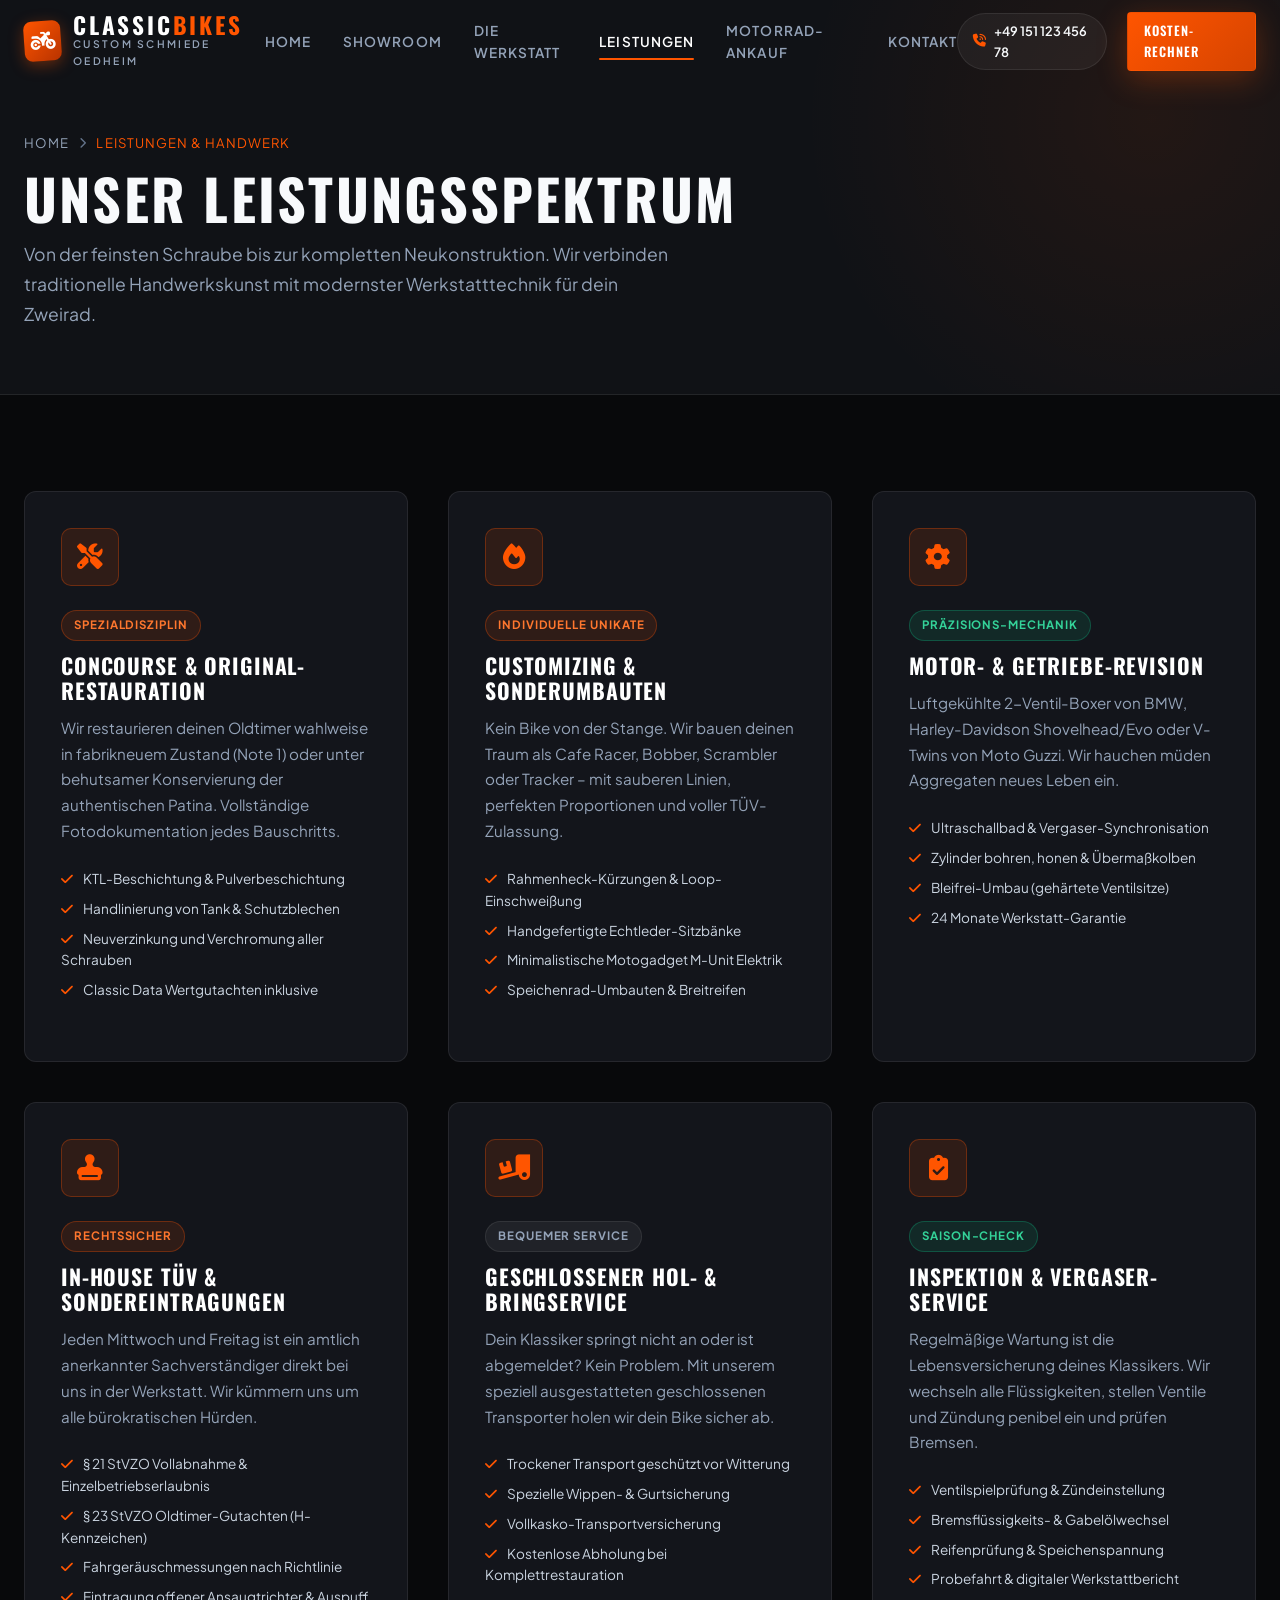
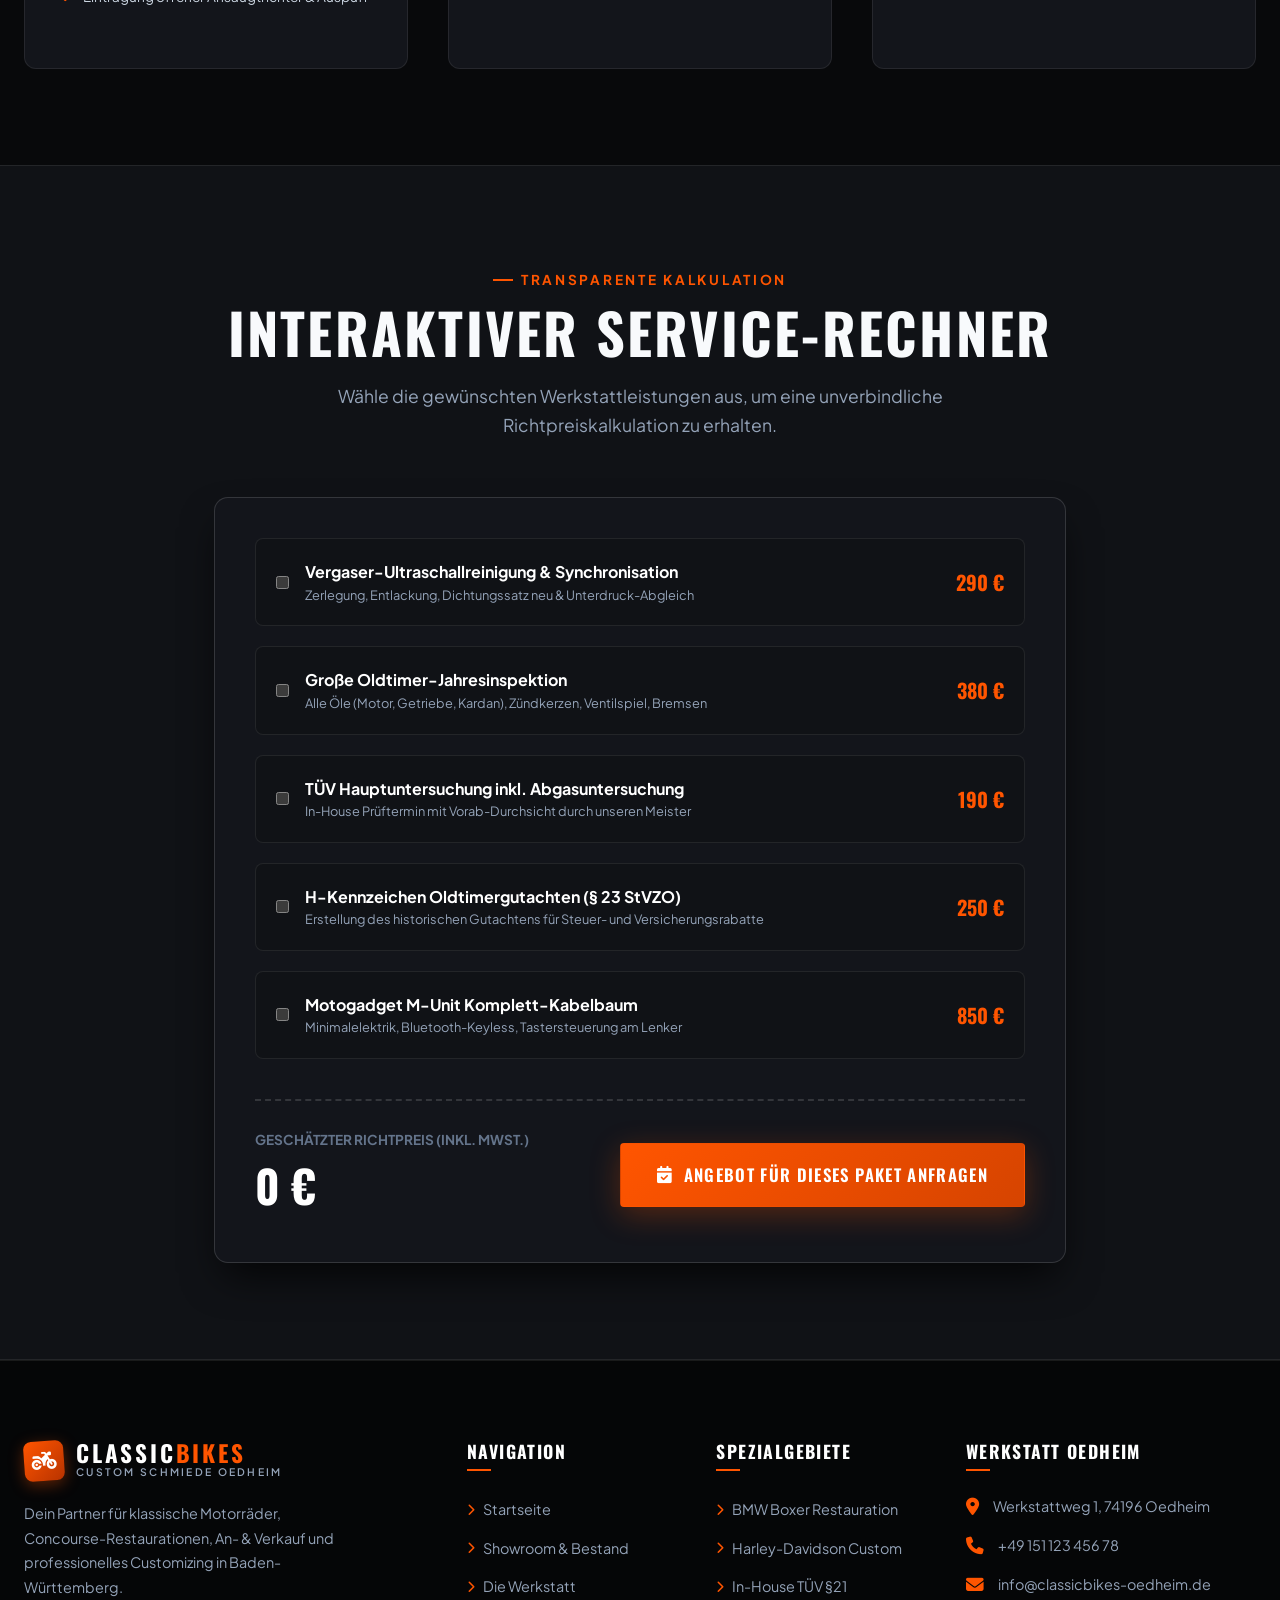
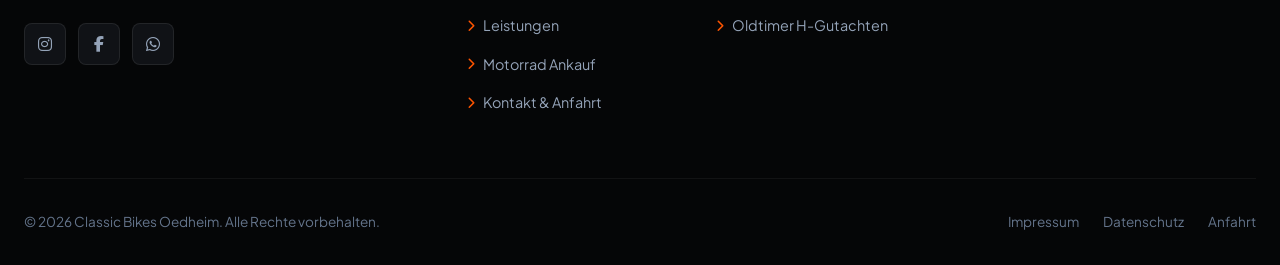
<file: leistungen.html>
<!DOCTYPE html>
<html lang="de">
<head>
  <meta charset="UTF-8">
  <meta name="viewport" content="width=device-width, initial-scale=1.0">
  <title>Leistungen & Customizing | Classic Bikes Oedheim</title>
  <meta name="description" content="Alle Leistungen unserer Motorradwerkstatt in Oedheim: Restaurationen, Customizing, Motorrevision, In-House TÜV § 21 Sondereintragungen & Holservice.">

  <!-- FontAwesome Icons -->
  <link rel="stylesheet" href="https://cdnjs.cloudflare.com/ajax/libs/font-awesome/6.5.1/css/all.min.css">
  
  <!-- Custom Design System -->
  <link rel="stylesheet" href="css/main.css">
  <link rel="stylesheet" href="css/components.css">
</head>
<body>

  <!-- Site Navigation Header -->
  <header class="site-header scrolled" id="navbar">
    <div class="container nav-container">
      <a href="index.html" class="brand-logo" aria-label="Classic Bikes Oedheim Startseite">
        <div class="brand-icon">
          <i class="fa-solid fa-motorcycle"></i>
        </div>
        <div class="brand-text-wrap">
          <span class="brand-name">CLASSIC<span>BIKES</span></span>
          <span class="brand-subtext">Custom Schmiede Oedheim</span>
        </div>
      </a>

      <!-- Desktop Navigation -->
      <nav class="desktop-nav" aria-label="Hauptnavigation">
        <a href="index.html" class="nav-link">Home</a>
        <a href="showroom.html" class="nav-link">Showroom</a>
        <a href="werkstatt.html" class="nav-link">Die Werkstatt</a>
        <a href="leistungen.html" class="nav-link active">Leistungen</a>
        <a href="ankauf.html" class="nav-link">Motorrad-Ankauf</a>
        <a href="kontakt.html" class="nav-link">Kontakt</a>
      </nav>

      <!-- Header Actions -->
      <div class="nav-actions">
        <a href="tel:+4915112345678" class="nav-phone-badge">
          <i class="fa-solid fa-phone-volume"></i>
          <span>+49 151 123 456 78</span>
        </a>
        <a href="#kalkulator" class="btn btn-primary btn-sm">Kosten-Rechner</a>
        <button class="mobile-toggle" aria-label="Menü öffnen">
          <i class="fa-solid fa-bars-staggered"></i>
        </button>
      </div>
    </div>
  </header>

  <!-- Mobile Drawer -->
  <div class="drawer-backdrop"></div>
  <aside class="mobile-drawer" aria-label="Mobiles Navigationsmenü">
    <div>
      <button class="drawer-close" aria-label="Menü schließen">
        <i class="fa-solid fa-xmark"></i>
      </button>
      <div class="brand-logo" style="margin-bottom: 2rem;">
        <div class="brand-icon"><i class="fa-solid fa-motorcycle"></i></div>
        <div class="brand-text-wrap">
          <span class="brand-name">CLASSIC<span>BIKES</span></span>
          <span class="brand-subtext">Oedheim</span>
        </div>
      </div>
      <nav class="mobile-nav-links">
        <a href="index.html">Home</a>
        <a href="showroom.html">Showroom & Bestand</a>
        <a href="werkstatt.html">Die Werkstatt</a>
        <a href="leistungen.html" class="active">Leistungen & Umbau</a>
        <a href="ankauf.html">Motorrad Ankauf</a>
        <a href="kontakt.html">Kontakt & Anfahrt</a>
      </nav>
    </div>
  </aside>

  <!-- Page Banner -->
  <div class="page-banner">
    <div class="container">
      <div class="breadcrumb-nav">
        <a href="index.html">Home</a>
        <span class="breadcrumb-separator"><i class="fa-solid fa-chevron-right"></i></span>
        <span style="color:var(--accent);">Leistungen & Handwerk</span>
      </div>
      <h1 class="section-title" style="margin-bottom:0.75rem;">UNSER LEISTUNGSSPEKTRUM</h1>
      <p class="section-desc">
        Von der feinsten Schraube bis zur kompletten Neukonstruktion. Wir verbinden traditionelle Handwerkskunst mit modernster Werkstatttechnik für dein Zweirad.
      </p>
    </div>
  </div>

  <main>
    <!-- Services Grid Detailed -->
    <section style="padding: 6rem 0; background: var(--bg-body);">
      <div class="container">
        
        <div style="display:grid; grid-template-columns:repeat(auto-fit, minmax(340px, 1fr)); gap:2.5rem;">
          
          <!-- Service 1 -->
          <div class="feature-card fade-up">
            <div class="feature-icon-box"><i class="fa-solid fa-screwdriver-wrench"></i></div>
            <span class="badge badge-accent" style="margin-bottom:0.75rem;">Spezialdisziplin</span>
            <h3 class="feature-title">Concourse & Original-Restauration</h3>
            <p style="color:var(--text-muted); font-size:0.95rem; line-height:1.7; margin-bottom:1.5rem;">
              Wir restaurieren deinen Oldtimer wahlweise in fabrikneuem Zustand (Note 1) oder unter behutsamer Konservierung der authentischen Patina. Vollständige Fotodokumentation jedes Bauschritts.
            </p>
            <ul style="list-style:none; display:flex; flex-direction:column; gap:0.5rem; font-size:0.85rem; color:#cbd5e1; margin-bottom:1.5rem;">
              <li><i class="fa-solid fa-check" style="color:var(--accent); margin-right:0.5rem;"></i> KTL-Beschichtung & Pulverbeschichtung</li>
              <li><i class="fa-solid fa-check" style="color:var(--accent); margin-right:0.5rem;"></i> Handlinierung von Tank & Schutzblechen</li>
              <li><i class="fa-solid fa-check" style="color:var(--accent); margin-right:0.5rem;"></i> Neuverzinkung und Verchromung aller Schrauben</li>
              <li><i class="fa-solid fa-check" style="color:var(--accent); margin-right:0.5rem;"></i> Classic Data Wertgutachten inklusive</li>
            </ul>
          </div>

          <!-- Service 2 -->
          <div class="feature-card fade-up delay-1">
            <div class="feature-icon-box"><i class="fa-solid fa-fire"></i></div>
            <span class="badge badge-accent" style="margin-bottom:0.75rem;">Individuelle Unikate</span>
            <h3 class="feature-title">Customizing & Sonderumbauten</h3>
            <p style="color:var(--text-muted); font-size:0.95rem; line-height:1.7; margin-bottom:1.5rem;">
              Kein Bike von der Stange. Wir bauen deinen Traum als Cafe Racer, Bobber, Scrambler oder Tracker – mit sauberen Linien, perfekten Proportionen und voller TÜV-Zulassung.
            </p>
            <ul style="list-style:none; display:flex; flex-direction:column; gap:0.5rem; font-size:0.85rem; color:#cbd5e1; margin-bottom:1.5rem;">
              <li><i class="fa-solid fa-check" style="color:var(--accent); margin-right:0.5rem;"></i> Rahmenheck-Kürzungen & Loop-Einschweißung</li>
              <li><i class="fa-solid fa-check" style="color:var(--accent); margin-right:0.5rem;"></i> Handgefertigte Echtleder-Sitzbänke</li>
              <li><i class="fa-solid fa-check" style="color:var(--accent); margin-right:0.5rem;"></i> Minimalistische Motogadget M-Unit Elektrik</li>
              <li><i class="fa-solid fa-check" style="color:var(--accent); margin-right:0.5rem;"></i> Speichenrad-Umbauten & Breitreifen</li>
            </ul>
          </div>

          <!-- Service 3 -->
          <div class="feature-card fade-up delay-2">
            <div class="feature-icon-box"><i class="fa-solid fa-gear"></i></div>
            <span class="badge badge-emerald" style="margin-bottom:0.75rem;">Präzisions-Mechanik</span>
            <h3 class="feature-title">Motor- & Getriebe-Revision</h3>
            <p style="color:var(--text-muted); font-size:0.95rem; line-height:1.7; margin-bottom:1.5rem;">
              Luftgekühlte 2-Ventil-Boxer von BMW, Harley-Davidson Shovelhead/Evo oder V-Twins von Moto Guzzi. Wir hauchen müden Aggregaten neues Leben ein.
            </p>
            <ul style="list-style:none; display:flex; flex-direction:column; gap:0.5rem; font-size:0.85rem; color:#cbd5e1; margin-bottom:1.5rem;">
              <li><i class="fa-solid fa-check" style="color:var(--accent); margin-right:0.5rem;"></i> Ultraschallbad & Vergaser-Synchronisation</li>
              <li><i class="fa-solid fa-check" style="color:var(--accent); margin-right:0.5rem;"></i> Zylinder bohren, honen & Übermaßkolben</li>
              <li><i class="fa-solid fa-check" style="color:var(--accent); margin-right:0.5rem;"></i> Bleifrei-Umbau (gehärtete Ventilsitze)</li>
              <li><i class="fa-solid fa-check" style="color:var(--accent); margin-right:0.5rem;"></i> 24 Monate Werkstatt-Garantie</li>
            </ul>
          </div>

          <!-- Service 4 -->
          <div class="feature-card fade-up">
            <div class="feature-icon-box"><i class="fa-solid fa-stamp"></i></div>
            <span class="badge badge-accent" style="margin-bottom:0.75rem;">Rechtssicher</span>
            <h3 class="feature-title">In-House TÜV & Sondereintragungen</h3>
            <p style="color:var(--text-muted); font-size:0.95rem; line-height:1.7; margin-bottom:1.5rem;">
              Jeden Mittwoch und Freitag ist ein amtlich anerkannter Sachverständiger direkt bei uns in der Werkstatt. Wir kümmern uns um alle bürokratischen Hürden.
            </p>
            <ul style="list-style:none; display:flex; flex-direction:column; gap:0.5rem; font-size:0.85rem; color:#cbd5e1; margin-bottom:1.5rem;">
              <li><i class="fa-solid fa-check" style="color:var(--accent); margin-right:0.5rem;"></i> § 21 StVZO Vollabnahme & Einzelbetriebserlaubnis</li>
              <li><i class="fa-solid fa-check" style="color:var(--accent); margin-right:0.5rem;"></i> § 23 StVZO Oldtimer-Gutachten (H-Kennzeichen)</li>
              <li><i class="fa-solid fa-check" style="color:var(--accent); margin-right:0.5rem;"></i> Fahrgeräuschmessungen nach Richtlinie</li>
              <li><i class="fa-solid fa-check" style="color:var(--accent); margin-right:0.5rem;"></i> Eintragung offener Ansaugtrichter & Auspuff</li>
            </ul>
          </div>

          <!-- Service 5 -->
          <div class="feature-card fade-up delay-1">
            <div class="feature-icon-box"><i class="fa-solid fa-truck-ramp-box"></i></div>
            <span class="badge badge-muted" style="margin-bottom:0.75rem;">Bequemer Service</span>
            <h3 class="feature-title">Geschlossener Hol- & Bringservice</h3>
            <p style="color:var(--text-muted); font-size:0.95rem; line-height:1.7; margin-bottom:1.5rem;">
              Dein Klassiker springt nicht an oder ist abgemeldet? Kein Problem. Mit unserem speziell ausgestatteten geschlossenen Transporter holen wir dein Bike sicher ab.
            </p>
            <ul style="list-style:none; display:flex; flex-direction:column; gap:0.5rem; font-size:0.85rem; color:#cbd5e1; margin-bottom:1.5rem;">
              <li><i class="fa-solid fa-check" style="color:var(--accent); margin-right:0.5rem;"></i> Trockener Transport geschützt vor Witterung</li>
              <li><i class="fa-solid fa-check" style="color:var(--accent); margin-right:0.5rem;"></i> Spezielle Wippen- & Gurtsicherung</li>
              <li><i class="fa-solid fa-check" style="color:var(--accent); margin-right:0.5rem;"></i> Vollkasko-Transportversicherung</li>
              <li><i class="fa-solid fa-check" style="color:var(--accent); margin-right:0.5rem;"></i> Kostenlose Abholung bei Komplettrestauration</li>
            </ul>
          </div>

          <!-- Service 6 -->
          <div class="feature-card fade-up delay-2">
            <div class="feature-icon-box"><i class="fa-solid fa-clipboard-check"></i></div>
            <span class="badge badge-emerald" style="margin-bottom:0.75rem;">Saison-Check</span>
            <h3 class="feature-title">Inspektion & Vergaser-Service</h3>
            <p style="color:var(--text-muted); font-size:0.95rem; line-height:1.7; margin-bottom:1.5rem;">
              Regelmäßige Wartung ist die Lebensversicherung deines Klassikers. Wir wechseln alle Flüssigkeiten, stellen Ventile und Zündung penibel ein und prüfen Bremsen.
            </p>
            <ul style="list-style:none; display:flex; flex-direction:column; gap:0.5rem; font-size:0.85rem; color:#cbd5e1; margin-bottom:1.5rem;">
              <li><i class="fa-solid fa-check" style="color:var(--accent); margin-right:0.5rem;"></i> Ventilspielprüfung & Zündeinstellung</li>
              <li><i class="fa-solid fa-check" style="color:var(--accent); margin-right:0.5rem;"></i> Bremsflüssigkeits- & Gabelölwechsel</li>
              <li><i class="fa-solid fa-check" style="color:var(--accent); margin-right:0.5rem;"></i> Reifenprüfung & Speichenspannung</li>
              <li><i class="fa-solid fa-check" style="color:var(--accent); margin-right:0.5rem;"></i> Probefahrt & digitaler Werkstattbericht</li>
            </ul>
          </div>

        </div>
      </div>
    </section>

    <!-- Interactive Service Cost Calculator -->
    <section id="kalkulator" style="padding: 6rem 0; background: var(--bg-surface); border-top: 1px solid var(--border-subtle); border-bottom: 1px solid var(--border-subtle);">
      <div class="container" style="max-width: 900px;">
        <div style="text-align: center; margin-bottom: 3.5rem;">
          <span class="section-tag" style="justify-content:center;">Transparente Kalkulation</span>
          <h2 class="section-title">INTERAKTIVER SERVICE-RECHNER</h2>
          <p class="section-desc" style="margin: 0 auto;">
            Wähle die gewünschten Werkstattleistungen aus, um eine unverbindliche Richtpreiskalkulation zu erhalten.
          </p>
        </div>

        <div style="background:var(--bg-card); border:1px solid var(--border-medium); border-radius:14px; padding:2.5rem; box-shadow:var(--shadow-lg);">
          
          <div style="display:flex; flex-direction:column; gap:1.25rem; margin-bottom:2.5rem;" id="calc-services-list">
            
            <label style="display:flex; align-items:center; justify-content:space-between; background:var(--bg-surface); padding:1.25rem; border-radius:8px; border:1px solid var(--border-subtle); cursor:pointer;">
              <div style="display:flex; align-items:center; gap:1rem;">
                <input type="checkbox" class="service-checkbox" data-price="290" onchange="calculateServices()">
                <div>
                  <div style="color:#fff; font-weight:700;">Vergaser-Ultraschallreinigung & Synchronisation</div>
                  <div style="color:var(--text-muted); font-size:0.8rem;">Zerlegung, Entlackung, Dichtungssatz neu & Unterdruck-Abgleich</div>
                </div>
              </div>
              <div style="font-family:var(--font-display); font-size:1.25rem; color:var(--accent); font-weight:700;">290 €</div>
            </label>

            <label style="display:flex; align-items:center; justify-content:space-between; background:var(--bg-surface); padding:1.25rem; border-radius:8px; border:1px solid var(--border-subtle); cursor:pointer;">
              <div style="display:flex; align-items:center; gap:1rem;">
                <input type="checkbox" class="service-checkbox" data-price="380" onchange="calculateServices()">
                <div>
                  <div style="color:#fff; font-weight:700;">Große Oldtimer-Jahresinspektion</div>
                  <div style="color:var(--text-muted); font-size:0.8rem;">Alle Öle (Motor, Getriebe, Kardan), Zündkerzen, Ventilspiel, Bremsen</div>
                </div>
              </div>
              <div style="font-family:var(--font-display); font-size:1.25rem; color:var(--accent); font-weight:700;">380 €</div>
            </label>

            <label style="display:flex; align-items:center; justify-content:space-between; background:var(--bg-surface); padding:1.25rem; border-radius:8px; border:1px solid var(--border-subtle); cursor:pointer;">
              <div style="display:flex; align-items:center; gap:1rem;">
                <input type="checkbox" class="service-checkbox" data-price="190" onchange="calculateServices()">
                <div>
                  <div style="color:#fff; font-weight:700;">TÜV Hauptuntersuchung inkl. Abgasuntersuchung</div>
                  <div style="color:var(--text-muted); font-size:0.8rem;">In-House Prüftermin mit Vorab-Durchsicht durch unseren Meister</div>
                </div>
              </div>
              <div style="font-family:var(--font-display); font-size:1.25rem; color:var(--accent); font-weight:700;">190 €</div>
            </label>

            <label style="display:flex; align-items:center; justify-content:space-between; background:var(--bg-surface); padding:1.25rem; border-radius:8px; border:1px solid var(--border-subtle); cursor:pointer;">
              <div style="display:flex; align-items:center; gap:1rem;">
                <input type="checkbox" class="service-checkbox" data-price="250" onchange="calculateServices()">
                <div>
                  <div style="color:#fff; font-weight:700;">H-Kennzeichen Oldtimergutachten (§ 23 StVZO)</div>
                  <div style="color:var(--text-muted); font-size:0.8rem;">Erstellung des historischen Gutachtens für Steuer- und Versicherungsrabatte</div>
                </div>
              </div>
              <div style="font-family:var(--font-display); font-size:1.25rem; color:var(--accent); font-weight:700;">250 €</div>
            </label>

            <label style="display:flex; align-items:center; justify-content:space-between; background:var(--bg-surface); padding:1.25rem; border-radius:8px; border:1px solid var(--border-subtle); cursor:pointer;">
              <div style="display:flex; align-items:center; gap:1rem;">
                <input type="checkbox" class="service-checkbox" data-price="850" onchange="calculateServices()">
                <div>
                  <div style="color:#fff; font-weight:700;">Motogadget M-Unit Komplett-Kabelbaum</div>
                  <div style="color:var(--text-muted); font-size:0.8rem;">Minimalelektrik, Bluetooth-Keyless, Tastersteuerung am Lenker</div>
                </div>
              </div>
              <div style="font-family:var(--font-display); font-size:1.25rem; color:var(--accent); font-weight:700;">850 €</div>
            </label>

          </div>

          <!-- Total Calculation Display -->
          <div style="border-top:2px dashed var(--border-medium); padding-top:1.75rem; display:flex; justify-content:space-between; align-items:center; flex-wrap:wrap; gap:1.5rem;">
            <div>
              <div style="font-size:0.85rem; color:var(--text-dim); text-transform:uppercase; font-weight:700;">Geschätzter Richtpreis (inkl. MwSt.)</div>
              <div style="font-family:var(--font-display); font-size:2.8rem; color:#fff; font-weight:700;" id="calc-total">0 €</div>
            </div>

            <a href="kontakt.html?topic=werkstatt-angebot" class="btn btn-primary btn-lg" id="calc-cta-btn">
              <i class="fa-solid fa-calendar-check"></i> Angebot für dieses Paket anfragen
            </a>
          </div>

        </div>
      </div>
    </section>

  </main>

  <!-- Site Footer -->
  <footer class="site-footer">
    <div class="container">
      <div class="footer-top">
        <div class="footer-col">
          <div class="brand-logo" style="margin-bottom: 1.25rem;">
            <div class="brand-icon"><i class="fa-solid fa-motorcycle"></i></div>
            <div class="brand-text-wrap">
              <span class="brand-name">CLASSIC<span>BIKES</span></span>
              <span class="brand-subtext">Custom Schmiede Oedheim</span>
            </div>
          </div>
          <p style="color:var(--text-muted); font-size:0.9rem; line-height:1.7; margin-bottom:1.5rem; max-width:320px;">
            Dein Partner für klassische Motorräder, Concourse-Restaurationen, An- & Verkauf und professionelles Customizing in Baden-Württemberg.
          </p>
          <div class="social-links">
            <a href="#" class="social-btn" aria-label="Instagram"><i class="fa-brands fa-instagram"></i></a>
            <a href="#" class="social-btn" aria-label="Facebook"><i class="fa-brands fa-facebook-f"></i></a>
            <a href="https://wa.me/4915112345678" target="_blank" class="social-btn" aria-label="WhatsApp"><i class="fa-brands fa-whatsapp"></i></a>
          </div>
        </div>

        <div class="footer-col">
          <h4>Navigation</h4>
          <ul class="footer-links">
            <li><a href="index.html"><i class="fa-solid fa-chevron-right"></i> Startseite</a></li>
            <li><a href="showroom.html"><i class="fa-solid fa-chevron-right"></i> Showroom & Bestand</a></li>
            <li><a href="werkstatt.html"><i class="fa-solid fa-chevron-right"></i> Die Werkstatt</a></li>
            <li><a href="leistungen.html"><i class="fa-solid fa-chevron-right"></i> Leistungen</a></li>
            <li><a href="ankauf.html"><i class="fa-solid fa-chevron-right"></i> Motorrad Ankauf</a></li>
            <li><a href="kontakt.html"><i class="fa-solid fa-chevron-right"></i> Kontakt & Anfahrt</a></li>
          </ul>
        </div>

        <div class="footer-col">
          <h4>Spezialgebiete</h4>
          <ul class="footer-links">
            <li><a href="leistungen.html"><i class="fa-solid fa-chevron-right"></i> BMW Boxer Restauration</a></li>
            <li><a href="leistungen.html"><i class="fa-solid fa-chevron-right"></i> Harley-Davidson Custom</a></li>
            <li><a href="leistungen.html"><i class="fa-solid fa-chevron-right"></i> In-House TÜV §21</a></li>
            <li><a href="leistungen.html"><i class="fa-solid fa-chevron-right"></i> Oldtimer H-Gutachten</a></li>
          </ul>
        </div>

        <div class="footer-col">
          <h4>Werkstatt Oedheim</h4>
          <div class="footer-contact-item">
            <i class="fa-solid fa-location-dot"></i>
            <div>Werkstattweg 1, 74196 Oedheim</div>
          </div>
          <div class="footer-contact-item">
            <i class="fa-solid fa-phone"></i>
            <div>+49 151 123 456 78</div>
          </div>
          <div class="footer-contact-item">
            <i class="fa-solid fa-envelope"></i>
            <div>info@classicbikes-oedheim.de</div>
          </div>
        </div>
      </div>

      <div class="footer-bottom">
        <div>&copy; 2026 Classic Bikes Oedheim. Alle Rechte vorbehalten.</div>
        <div class="footer-bottom-links">
          <a href="impressum.html">Impressum</a>
          <a href="datenschutz.html">Datenschutz</a>
          <a href="kontakt.html">Anfahrt</a>
        </div>
      </div>
    </div>
  </footer>

  <!-- Scroll To Top Button -->
  <button class="scroll-top-btn" aria-label="Nach oben scrollen">
    <i class="fa-solid fa-arrow-up"></i>
  </button>

  <!-- Scripts -->
  <script src="js/main.js"></script>
  <script>
    function calculateServices() {
      const checkboxes = document.querySelectorAll('.service-checkbox');
      let total = 0;
      checkboxes.forEach(cb => {
        if (cb.checked) {
          total += parseInt(cb.dataset.price, 10);
        }
      });
      document.getElementById('calc-total').textContent = total.toLocaleString('de-DE') + ' €';
    }
  </script>
</body>
</html>
</file>
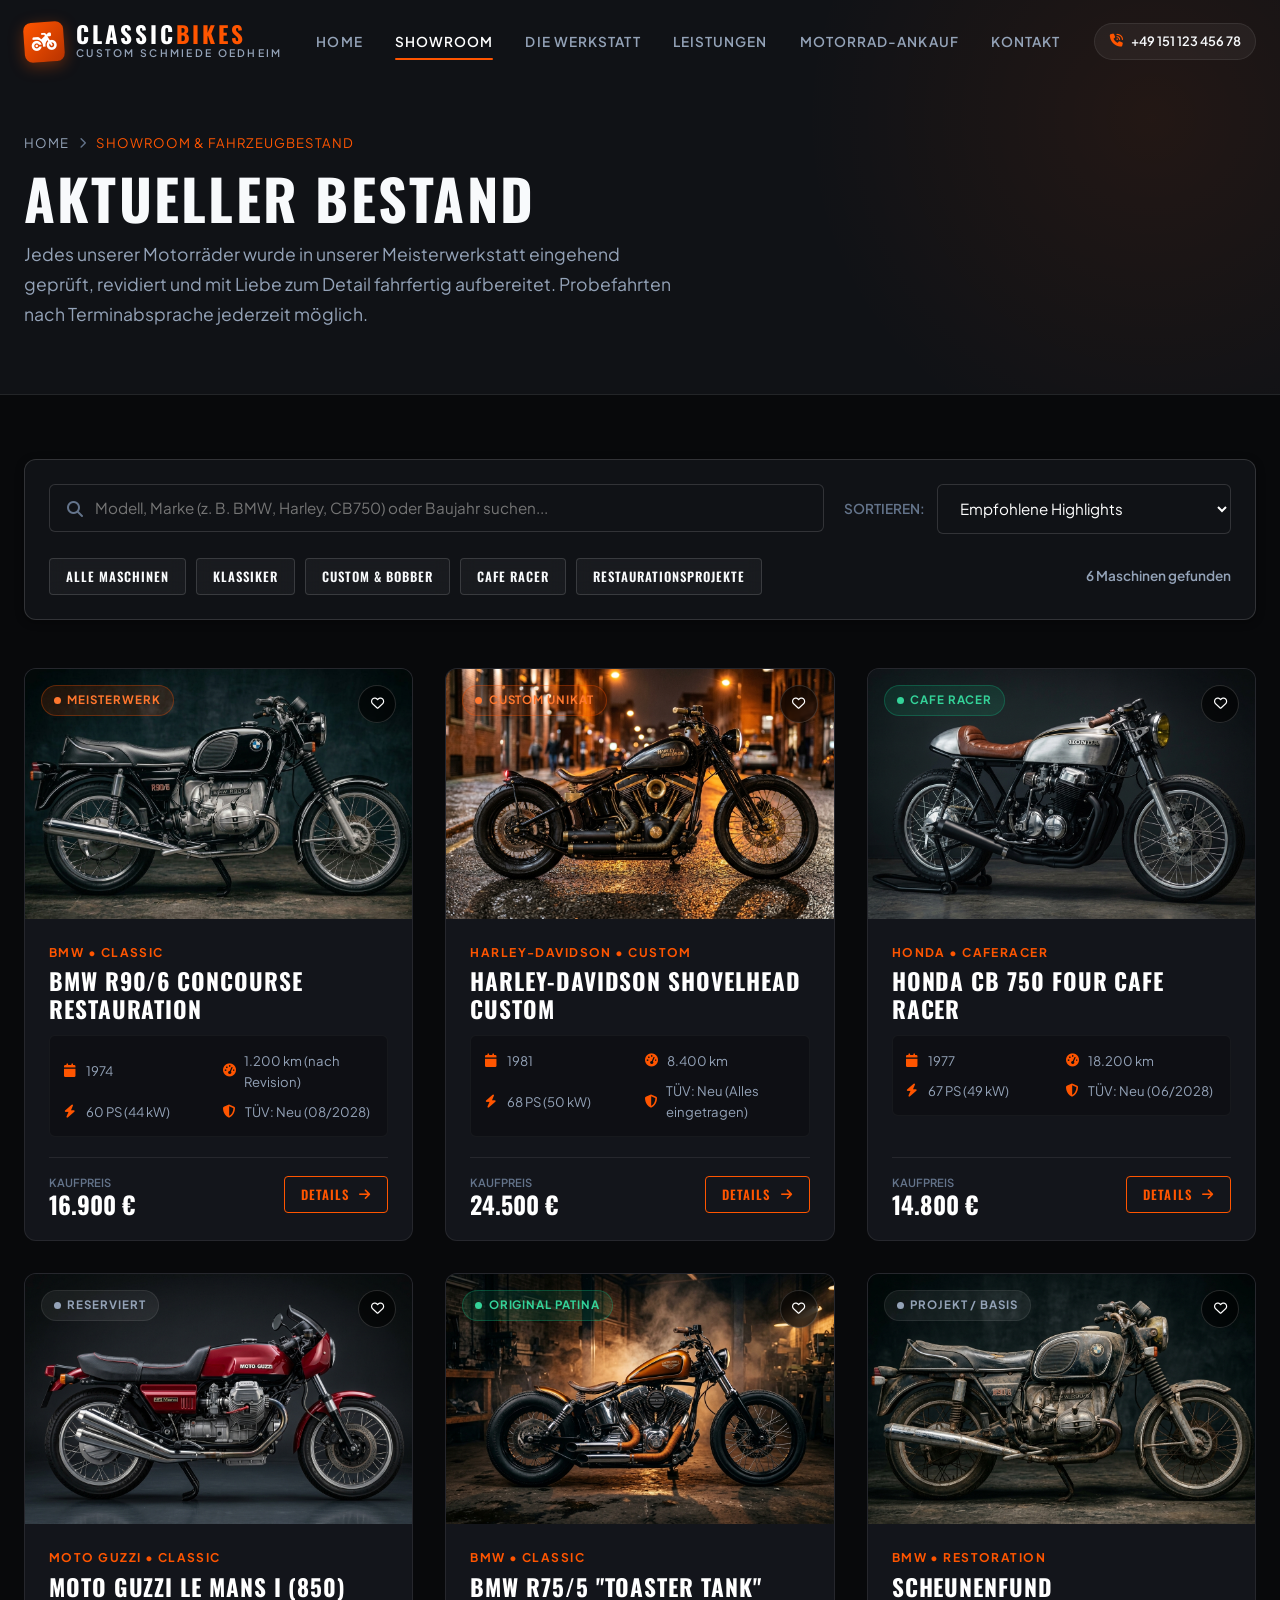
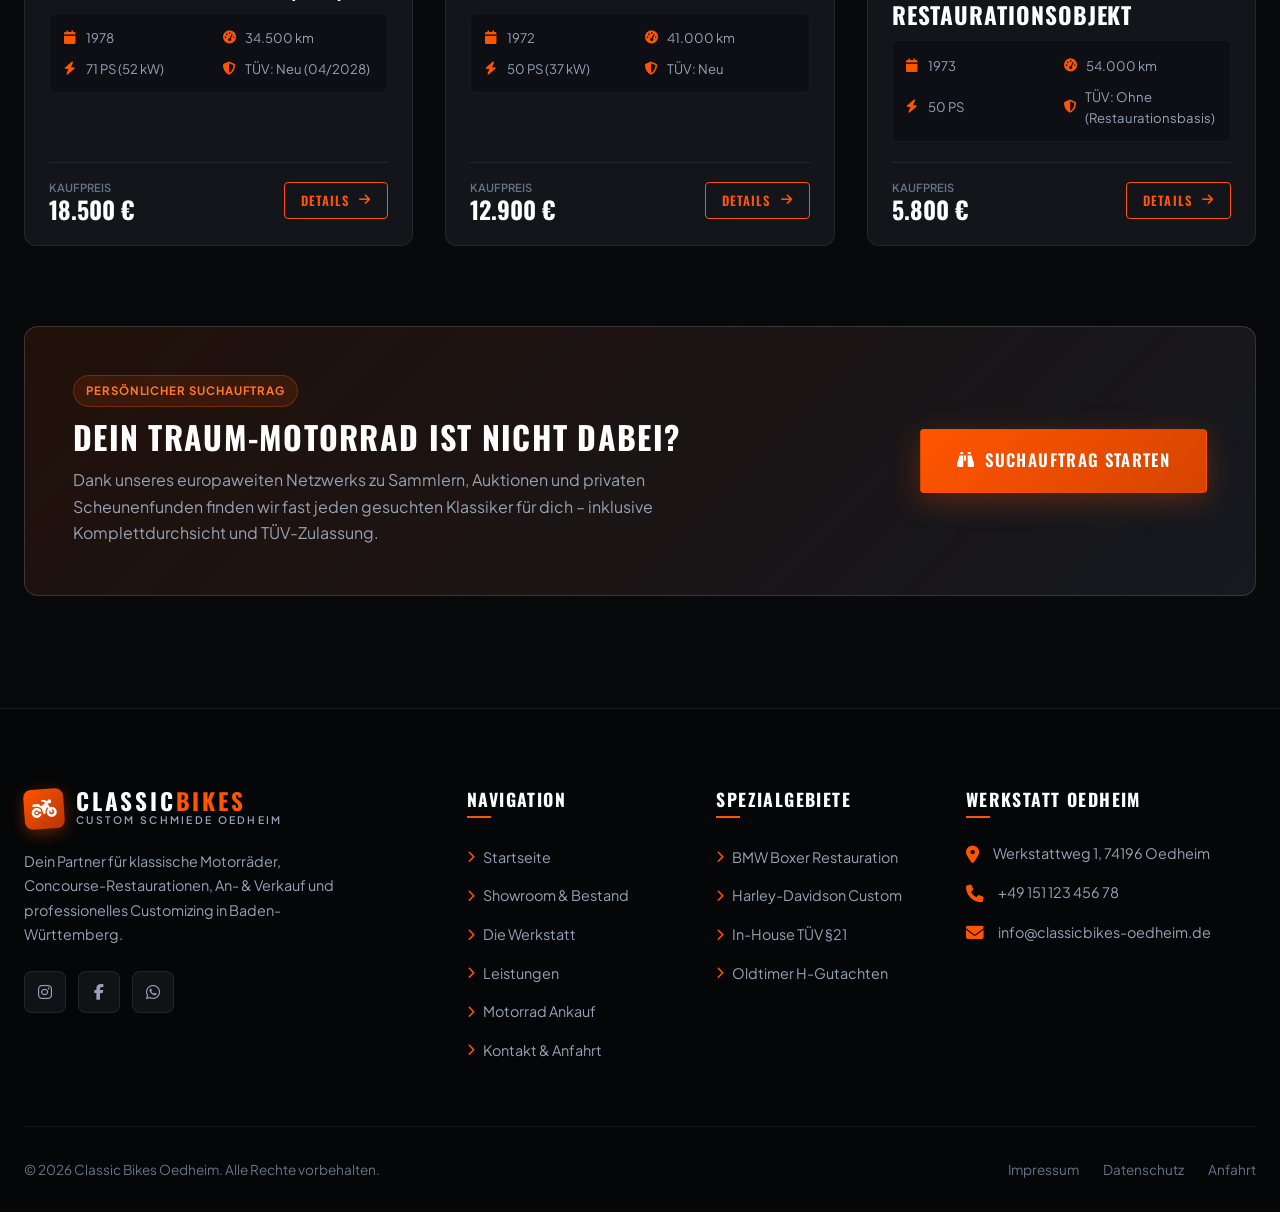
<file: showroom.html>
<!DOCTYPE html>
<html lang="de">
<head>
  <meta charset="UTF-8">
  <meta name="viewport" content="width=device-width, initial-scale=1.0">
  <title>Showroom & Fahrzeugbestand | Classic Bikes Oedheim</title>
  <meta name="description" content="Entdecke unsere handverlesenen klassischen Motorräder, Harley-Davidson Customs und restaurierte BMW Boxer. Sofort verfügbar mit Garantie & In-House TÜV in Oedheim.">

  <!-- FontAwesome Icons -->
  <link rel="stylesheet" href="https://cdnjs.cloudflare.com/ajax/libs/font-awesome/6.5.1/css/all.min.css">
  
  <!-- Custom Design System -->
  <link rel="stylesheet" href="css/main.css">
  <link rel="stylesheet" href="css/components.css">
</head>
<body>

  <!-- Site Navigation Header -->
  <header class="site-header scrolled" id="navbar">
    <div class="container nav-container">
      <a href="index.html" class="brand-logo" aria-label="Classic Bikes Oedheim Startseite">
        <div class="brand-icon">
          <i class="fa-solid fa-motorcycle"></i>
        </div>
        <div class="brand-text-wrap">
          <span class="brand-name">CLASSIC<span>BIKES</span></span>
          <span class="brand-subtext">Custom Schmiede Oedheim</span>
        </div>
      </a>

      <!-- Desktop Navigation -->
      <nav class="desktop-nav" aria-label="Hauptnavigation">
        <a href="index.html" class="nav-link">Home</a>
        <a href="showroom.html" class="nav-link active">Showroom</a>
        <a href="werkstatt.html" class="nav-link">Die Werkstatt</a>
        <a href="leistungen.html" class="nav-link">Leistungen</a>
        <a href="ankauf.html" class="nav-link">Motorrad-Ankauf</a>
        <a href="kontakt.html" class="nav-link">Kontakt</a>
      </nav>

      <!-- Header Actions -->
      <div class="nav-actions">
        <a href="tel:+4915112345678" class="nav-phone-badge">
          <i class="fa-solid fa-phone-volume"></i>
          <span>+49 151 123 456 78</span>
        </a>
        <button class="mobile-toggle" aria-label="Menü öffnen">
          <i class="fa-solid fa-bars-staggered"></i>
        </button>
      </div>
    </div>
  </header>

  <!-- Mobile Drawer -->
  <div class="drawer-backdrop"></div>
  <aside class="mobile-drawer" aria-label="Mobiles Navigationsmenü">
    <div>
      <button class="drawer-close" aria-label="Menü schließen">
        <i class="fa-solid fa-xmark"></i>
      </button>
      <div class="brand-logo" style="margin-bottom: 2rem;">
        <div class="brand-icon"><i class="fa-solid fa-motorcycle"></i></div>
        <div class="brand-text-wrap">
          <span class="brand-name">CLASSIC<span>BIKES</span></span>
          <span class="brand-subtext">Oedheim</span>
        </div>
      </div>
      <nav class="mobile-nav-links">
        <a href="index.html">Home</a>
        <a href="showroom.html" class="active">Showroom & Bestand</a>
        <a href="werkstatt.html">Die Werkstatt</a>
        <a href="leistungen.html">Leistungen & Umbau</a>
        <a href="ankauf.html">Motorrad Ankauf</a>
        <a href="kontakt.html">Kontakt & Anfahrt</a>
      </nav>
    </div>
  </aside>

  <!-- Page Banner -->
  <div class="page-banner">
    <div class="container">
      <div class="breadcrumb-nav">
        <a href="index.html">Home</a>
        <span class="breadcrumb-separator"><i class="fa-solid fa-chevron-right"></i></span>
        <span style="color:var(--accent);">Showroom & Fahrzeugbestand</span>
      </div>
      <h1 class="section-title" style="margin-bottom:0.75rem;">AKTUELLER BESTAND</h1>
      <p class="section-desc">
        Jedes unserer Motorräder wurde in unserer Meisterwerkstatt eingehend geprüft, revidiert und mit Liebe zum Detail fahrfertig aufbereitet. Probefahrten nach Terminabsprache jederzeit möglich.
      </p>
    </div>
  </div>

  <!-- Main Showroom Section -->
  <main style="padding: 4rem 0 7rem; background: var(--bg-body);">
    <div class="container">

      <!-- Interactive Filter Bar -->
      <div style="background:var(--bg-surface); border:1px solid var(--border-medium); border-radius:12px; padding:1.5rem; margin-bottom:3rem; box-shadow:var(--shadow-sm);">
        <div style="display:grid; grid-template-columns: 2fr 1fr; gap:1.25rem; margin-bottom:1.5rem;" class="filter-top-row">
          
          <!-- Search Field -->
          <div style="position:relative;">
            <i class="fa-solid fa-magnifying-glass" style="position:absolute; left:1.1rem; top:50%; transform:translateY(-50%); color:var(--text-dim);"></i>
            <input type="text" id="showroom-search" class="form-control" placeholder="Modell, Marke (z. B. BMW, Harley, CB750) oder Baujahr suchen..." style="padding-left:2.8rem;">
          </div>

          <!-- Sort Select -->
          <div style="display:flex; align-items:center; gap:0.75rem;">
            <label for="showroom-sort" style="font-size:0.85rem; color:var(--text-dim); white-space:nowrap; text-transform:uppercase; font-weight:600;">Sortieren:</label>
            <select id="showroom-sort" class="form-control" style="cursor:pointer;">
              <option value="featured">Empfohlene Highlights</option>
              <option value="price-asc">Preis: Aufsteigend</option>
              <option value="price-desc">Preis: Absteigend</option>
              <option value="year-desc">Baujahr: Neueste zuerst</option>
            </select>
          </div>
        </div>

        <!-- Category Pills & Count -->
        <div style="display:flex; justify-content:space-between; align-items:center; flex-wrap:wrap; gap:1rem;">
          <div class="flex flex-wrap gap-2" id="filter-container" style="display:flex; flex-wrap:wrap; gap:0.6rem;">
            <button class="btn btn-secondary btn-sm filter-btn active" data-filter="all">Alle Maschinen</button>
            <button class="btn btn-secondary btn-sm filter-btn" data-filter="classic">Klassiker</button>
            <button class="btn btn-secondary btn-sm filter-btn" data-filter="custom">Custom & Bobber</button>
            <button class="btn btn-secondary btn-sm filter-btn" data-filter="caferacer">Cafe Racer</button>
            <button class="btn btn-secondary btn-sm filter-btn" data-filter="restoration">Restaurationsprojekte</button>
          </div>

          <div id="results-count" style="font-size:0.85rem; color:var(--text-muted); font-weight:600;">
            Lade Maschinen...
          </div>
        </div>
      </div>

      <!-- Bikes Grid Container (Dynamic via JS) -->
      <div id="bike-gallery" style="display:grid; grid-template-columns: repeat(auto-fill, minmax(320px, 1fr)); gap: 2rem;">
        <!-- Filled by js/showroom.js -->
      </div>

      <!-- Custom Request Banner -->
      <div style="margin-top:5rem; background:linear-gradient(135deg, rgba(255,85,0,0.1) 0%, var(--bg-surface-elevated) 100%); border:1px solid var(--border-medium); border-radius:14px; padding:3rem; display:flex; justify-content:space-between; align-items:center; flex-wrap:wrap; gap:2rem;">
        <div style="max-width:650px;">
          <span class="badge badge-accent" style="margin-bottom:0.75rem;">Persönlicher Suchauftrag</span>
          <h3 style="font-size:2rem; color:#fff; margin-bottom:0.75rem;">DEIN TRAUM-MOTORRAD IST NICHT DABEI?</h3>
          <p style="color:var(--text-muted); line-height:1.65;">
            Dank unseres europaweiten Netzwerks zu Sammlern, Auktionen und privaten Scheunenfunden finden wir fast jeden gesuchten Klassiker für dich – inklusive Komplettdurchsicht und TÜV-Zulassung.
          </p>
        </div>
        <a href="kontakt.html?topic=suchauftrag" class="btn btn-primary btn-lg">
          <i class="fa-solid fa-binoculars"></i> Suchauftrag starten
        </a>
      </div>

    </div>
  </main>

  <!-- Interactive Bike Detail Modal -->
  <div class="modal-overlay" id="bike-modal" aria-hidden="true" role="dialog">
    <div class="modal-container">
      <button class="modal-close-btn" aria-label="Schließen">
        <i class="fa-solid fa-xmark"></i>
      </button>
      <div class="modal-dynamic-content">
        <!-- Injected via js/showroom.js -->
      </div>
    </div>
  </div>

  <!-- Site Footer -->
  <footer class="site-footer">
    <div class="container">
      <div class="footer-top">
        <div class="footer-col">
          <div class="brand-logo" style="margin-bottom: 1.25rem;">
            <div class="brand-icon"><i class="fa-solid fa-motorcycle"></i></div>
            <div class="brand-text-wrap">
              <span class="brand-name">CLASSIC<span>BIKES</span></span>
              <span class="brand-subtext">Custom Schmiede Oedheim</span>
            </div>
          </div>
          <p style="color:var(--text-muted); font-size:0.9rem; line-height:1.7; margin-bottom:1.5rem; max-width:320px;">
            Dein Partner für klassische Motorräder, Concourse-Restaurationen, An- & Verkauf und professionelles Customizing in Baden-Württemberg.
          </p>
          <div class="social-links">
            <a href="#" class="social-btn" aria-label="Instagram"><i class="fa-brands fa-instagram"></i></a>
            <a href="#" class="social-btn" aria-label="Facebook"><i class="fa-brands fa-facebook-f"></i></a>
            <a href="https://wa.me/4915112345678" target="_blank" class="social-btn" aria-label="WhatsApp"><i class="fa-brands fa-whatsapp"></i></a>
          </div>
        </div>

        <div class="footer-col">
          <h4>Navigation</h4>
          <ul class="footer-links">
            <li><a href="index.html"><i class="fa-solid fa-chevron-right"></i> Startseite</a></li>
            <li><a href="showroom.html"><i class="fa-solid fa-chevron-right"></i> Showroom & Bestand</a></li>
            <li><a href="werkstatt.html"><i class="fa-solid fa-chevron-right"></i> Die Werkstatt</a></li>
            <li><a href="leistungen.html"><i class="fa-solid fa-chevron-right"></i> Leistungen</a></li>
            <li><a href="ankauf.html"><i class="fa-solid fa-chevron-right"></i> Motorrad Ankauf</a></li>
            <li><a href="kontakt.html"><i class="fa-solid fa-chevron-right"></i> Kontakt & Anfahrt</a></li>
          </ul>
        </div>

        <div class="footer-col">
          <h4>Spezialgebiete</h4>
          <ul class="footer-links">
            <li><a href="leistungen.html"><i class="fa-solid fa-chevron-right"></i> BMW Boxer Restauration</a></li>
            <li><a href="leistungen.html"><i class="fa-solid fa-chevron-right"></i> Harley-Davidson Custom</a></li>
            <li><a href="leistungen.html"><i class="fa-solid fa-chevron-right"></i> In-House TÜV §21</a></li>
            <li><a href="leistungen.html"><i class="fa-solid fa-chevron-right"></i> Oldtimer H-Gutachten</a></li>
          </ul>
        </div>

        <div class="footer-col">
          <h4>Werkstatt Oedheim</h4>
          <div class="footer-contact-item">
            <i class="fa-solid fa-location-dot"></i>
            <div>Werkstattweg 1, 74196 Oedheim</div>
          </div>
          <div class="footer-contact-item">
            <i class="fa-solid fa-phone"></i>
            <div>+49 151 123 456 78</div>
          </div>
          <div class="footer-contact-item">
            <i class="fa-solid fa-envelope"></i>
            <div>info@classicbikes-oedheim.de</div>
          </div>
        </div>
      </div>

      <div class="footer-bottom">
        <div>&copy; 2026 Classic Bikes Oedheim. Alle Rechte vorbehalten.</div>
        <div class="footer-bottom-links">
          <a href="impressum.html">Impressum</a>
          <a href="datenschutz.html">Datenschutz</a>
          <a href="kontakt.html">Anfahrt</a>
        </div>
      </div>
    </div>
  </footer>

  <!-- Scroll To Top Button -->
  <button class="scroll-top-btn" aria-label="Nach oben scrollen">
    <i class="fa-solid fa-arrow-up"></i>
  </button>

  <!-- Scripts -->
  <script src="js/main.js"></script>
  <script src="js/showroom.js"></script>
</body>
</html>
</file>
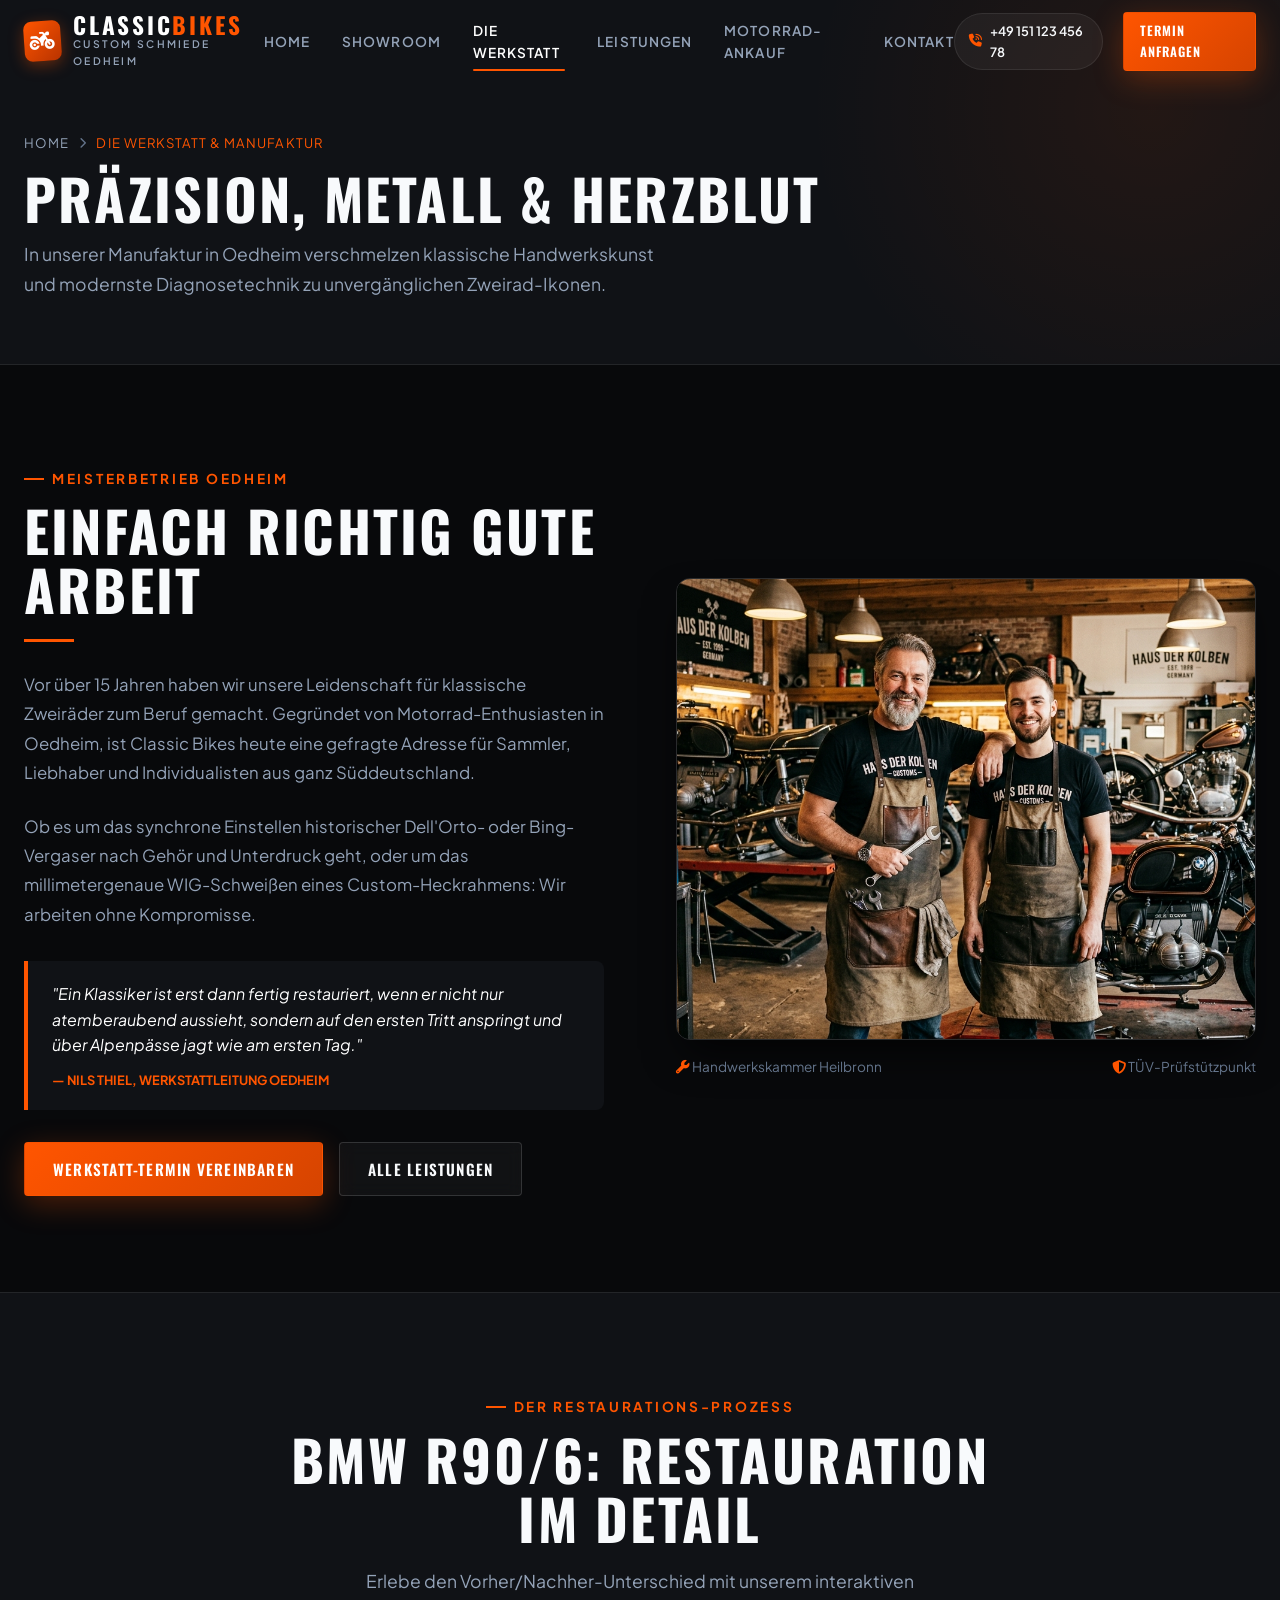
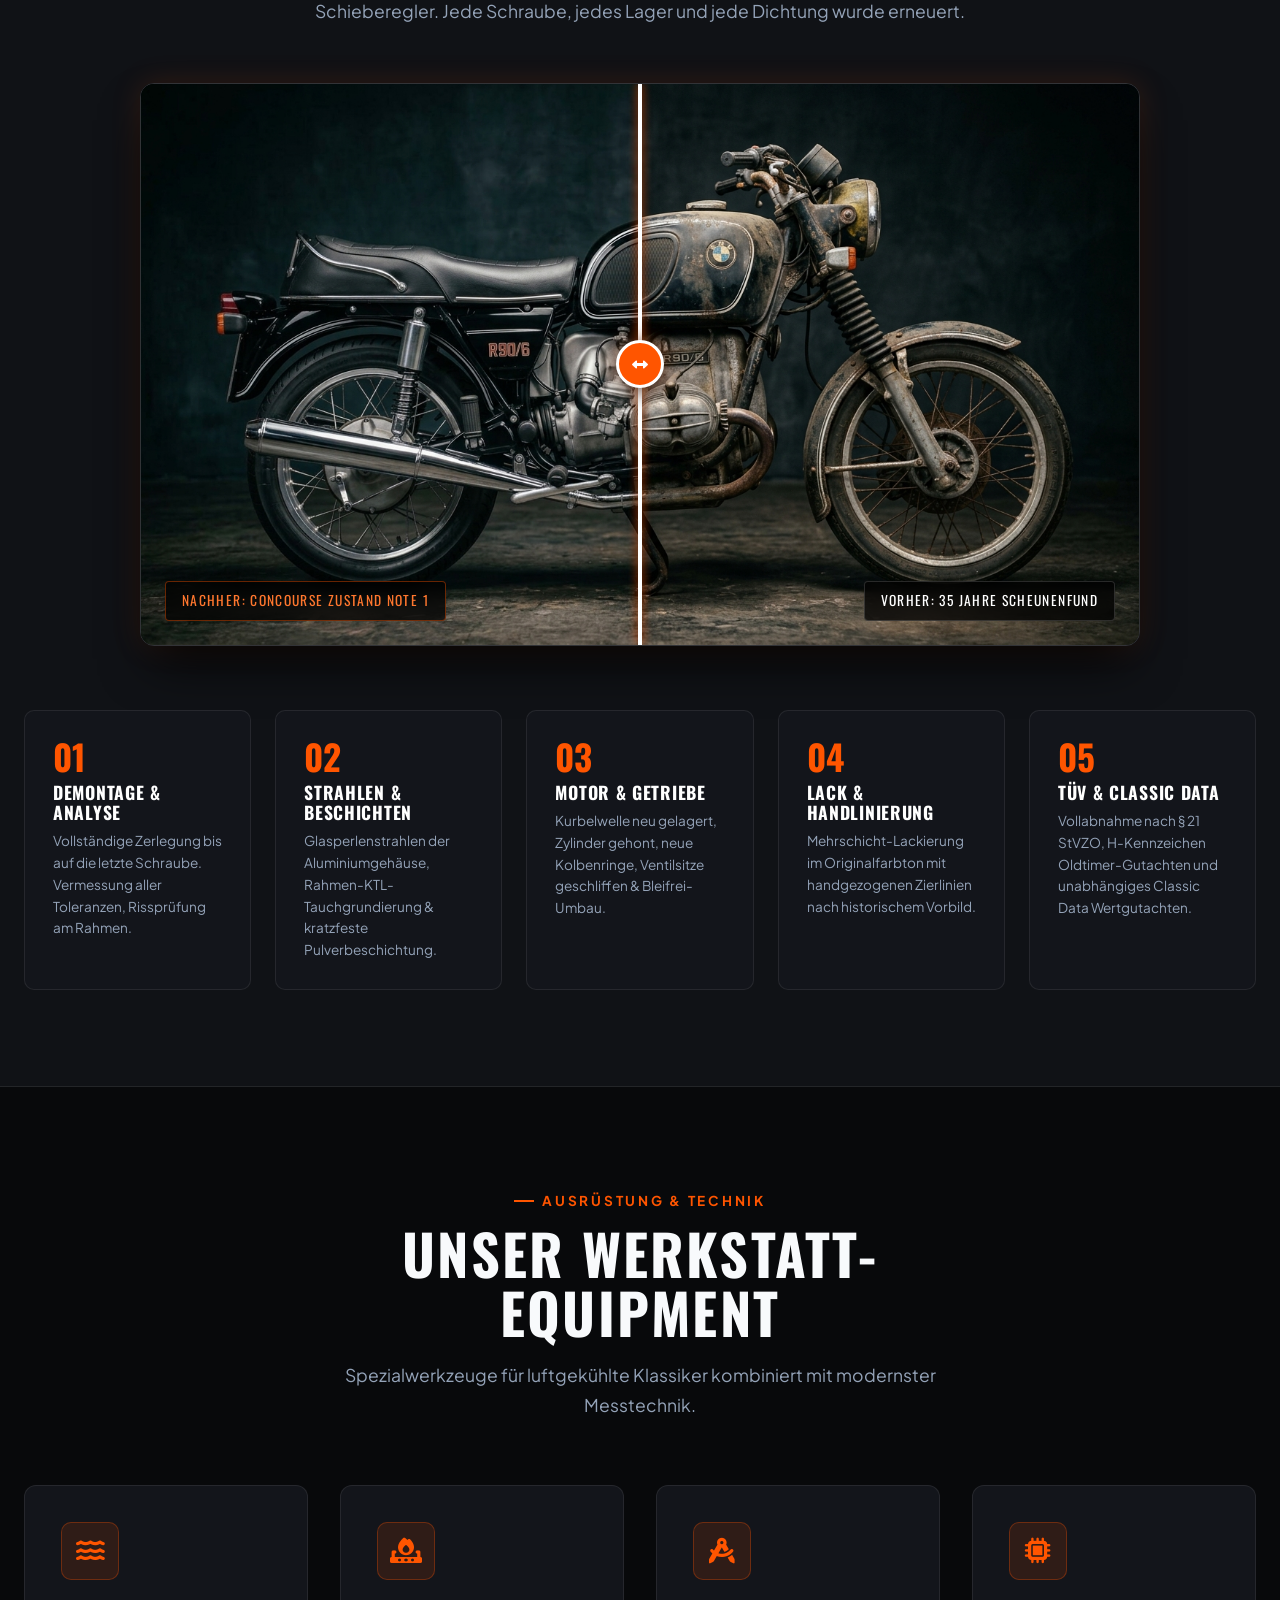
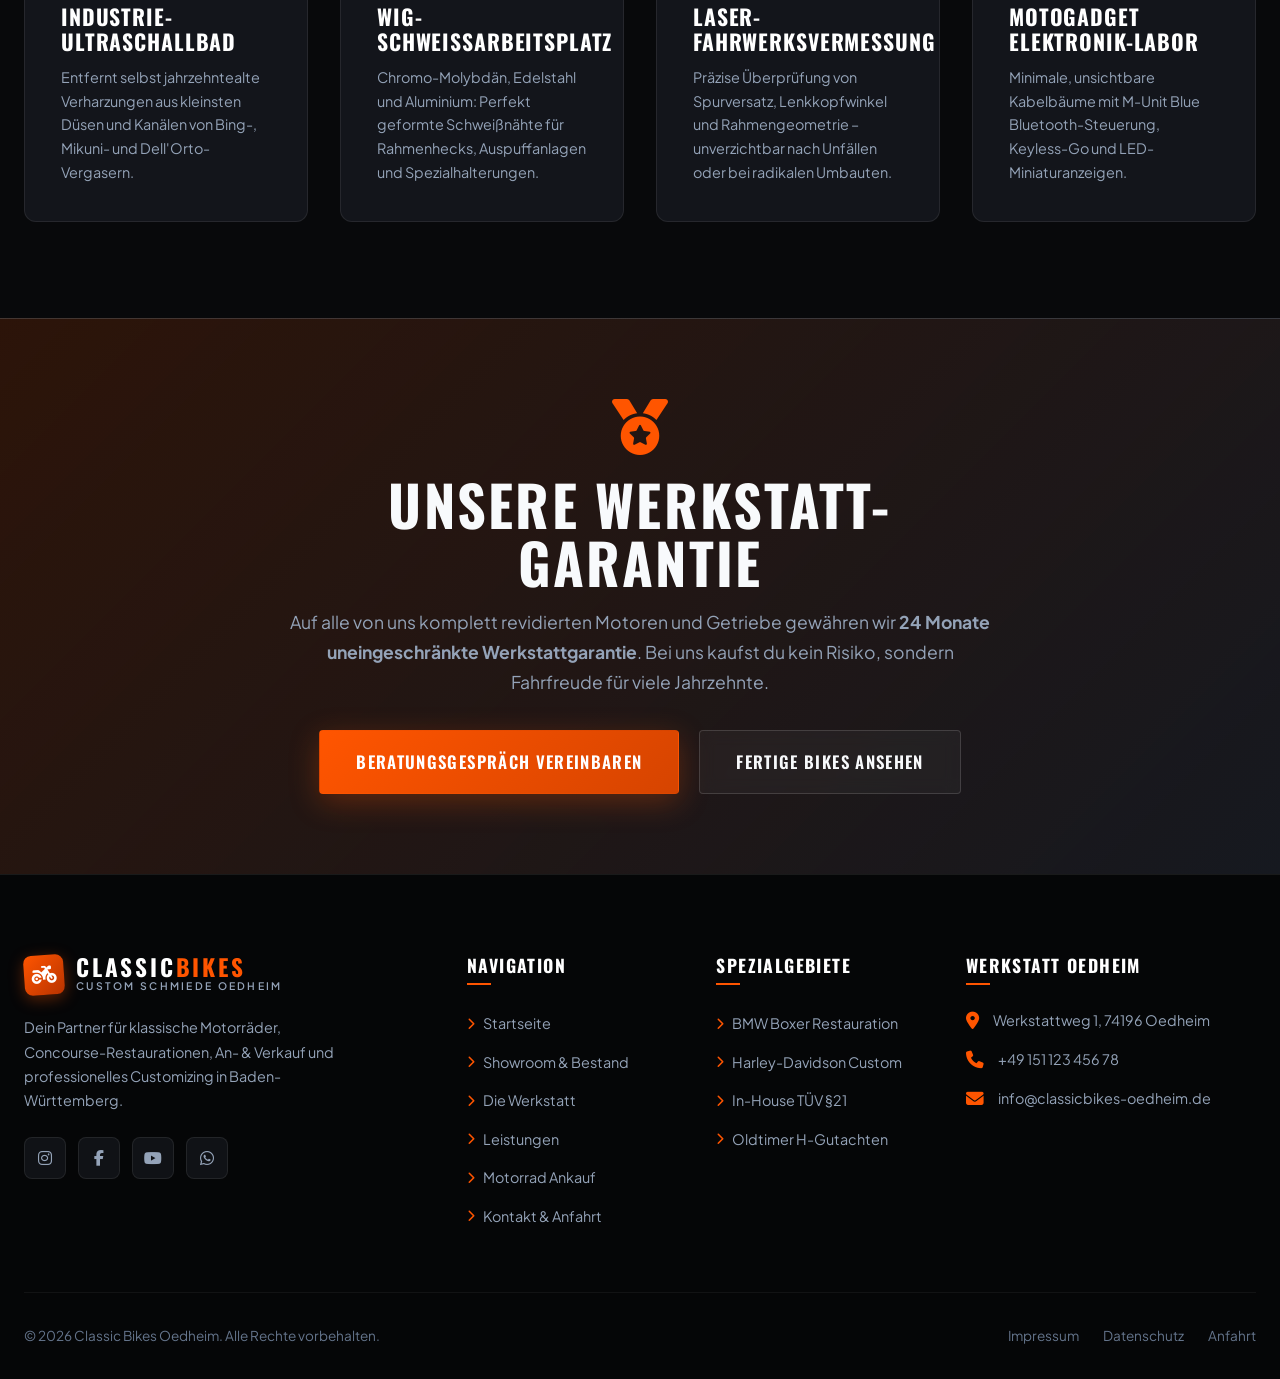
<file: werkstatt.html>
<!DOCTYPE html>
<html lang="de">

<head>
  <meta charset="UTF-8">
  <meta name="viewport" content="width=device-width, initial-scale=1.0">
  <title>Die Werkstatt & Manufaktur | Classic Bikes Oedheim</title>
  <meta name="description"
    content="Ein Blick hinter die Kulissen unserer Motorrad-Manufaktur in Oedheim. Erfahre mehr über unser Meisterteam, Restaurationsmethoden und Hightech-Ausrüstung.">

  <!-- FontAwesome Icons -->
  <link rel="stylesheet" href="https://cdnjs.cloudflare.com/ajax/libs/font-awesome/6.5.1/css/all.min.css">

  <!-- Custom Design System -->
  <link rel="stylesheet" href="css/main.css">
  <link rel="stylesheet" href="css/components.css">
</head>

<body>

  <!-- Site Navigation Header -->
  <header class="site-header scrolled" id="navbar">
    <div class="container nav-container">
      <a href="index.html" class="brand-logo" aria-label="Classic Bikes Oedheim Startseite">
        <div class="brand-icon">
          <i class="fa-solid fa-motorcycle"></i>
        </div>
        <div class="brand-text-wrap">
          <span class="brand-name">CLASSIC<span>BIKES</span></span>
          <span class="brand-subtext">Custom Schmiede Oedheim</span>
        </div>
      </a>

      <!-- Desktop Navigation -->
      <nav class="desktop-nav" aria-label="Hauptnavigation">
        <a href="index.html" class="nav-link">Home</a>
        <a href="showroom.html" class="nav-link">Showroom</a>
        <a href="werkstatt.html" class="nav-link active">Die Werkstatt</a>
        <a href="leistungen.html" class="nav-link">Leistungen</a>
        <a href="ankauf.html" class="nav-link">Motorrad-Ankauf</a>
        <a href="kontakt.html" class="nav-link">Kontakt</a>
      </nav>

      <!-- Header Actions -->
      <div class="nav-actions">
        <a href="tel:+4915112345678" class="nav-phone-badge">
          <i class="fa-solid fa-phone-volume"></i>
          <span>+49 151 123 456 78</span>
        </a>
        <a href="kontakt.html" class="btn btn-primary btn-sm">Termin anfragen</a>
        <button class="mobile-toggle" aria-label="Menü öffnen">
          <i class="fa-solid fa-bars-staggered"></i>
        </button>
      </div>
    </div>
  </header>

  <!-- Mobile Drawer -->
  <div class="drawer-backdrop"></div>
  <aside class="mobile-drawer" aria-label="Mobiles Navigationsmenü">
    <div>
      <button class="drawer-close" aria-label="Menü schließen">
        <i class="fa-solid fa-xmark"></i>
      </button>
      <div class="brand-logo" style="margin-bottom: 2rem;">
        <div class="brand-icon"><i class="fa-solid fa-motorcycle"></i></div>
        <div class="brand-text-wrap">
          <span class="brand-name">CLASSIC<span>BIKES</span></span>
          <span class="brand-subtext">Oedheim</span>
        </div>
      </div>
      <nav class="mobile-nav-links">
        <a href="index.html">Home</a>
        <a href="showroom.html">Showroom & Bestand</a>
        <a href="werkstatt.html" class="active">Die Werkstatt</a>
        <a href="leistungen.html">Leistungen & Umbau</a>
        <a href="ankauf.html">Motorrad Ankauf</a>
        <a href="kontakt.html">Kontakt & Anfahrt</a>
      </nav>
    </div>
  </aside>

  <!-- Page Banner -->
  <div class="page-banner">
    <div class="container">
      <div class="breadcrumb-nav">
        <a href="index.html">Home</a>
        <span class="breadcrumb-separator"><i class="fa-solid fa-chevron-right"></i></span>
        <span style="color:var(--accent);">Die Werkstatt & Manufaktur</span>
      </div>
      <h1 class="section-title" style="margin-bottom:0.75rem;">PRÄZISION, METALL & HERZBLUT</h1>
      <p class="section-desc">
        In unserer Manufaktur in Oedheim verschmelzen klassische Handwerkskunst und modernste Diagnosetechnik zu
        unvergänglichen Zweirad-Ikonen.
      </p>
    </div>
  </div>

  <main>
    <!-- Philosophy & Team Section -->
    <section style="padding: 6rem 0; background: var(--bg-body);">
      <div class="container">
        <div
          style="display:grid; grid-template-columns:repeat(auto-fit, minmax(360px, 1fr)); gap:4.5rem; align-items:center;">

          <div class="fade-up">
            <span class="section-tag">Meisterbetrieb Oedheim</span>
            <h2 class="section-title">EINFACH RICHTIG GUTE ARBEIT</h2>
            <div style="width:50px; height:3px; background:var(--accent); margin-bottom:1.75rem;"></div>

            <p style="color:var(--text-muted); font-size:1.05rem; line-height:1.75; margin-bottom:1.5rem;">
              Vor über 15 Jahren haben wir unsere Leidenschaft für klassische Zweiräder zum Beruf gemacht. Gegründet von
              Motorrad-Enthusiasten in Oedheim, ist Classic Bikes heute eine gefragte Adresse für Sammler, Liebhaber und
              Individualisten aus ganz Süddeutschland.
            </p>
            <p style="color:var(--text-muted); font-size:1.05rem; line-height:1.75; margin-bottom:2rem;">
              Ob es um das synchrone Einstellen historischer Dell'Orto- oder Bing-Vergaser nach Gehör und Unterdruck
              geht, oder um das millimetergenaue WIG-Schweißen eines Custom-Heckrahmens: Wir arbeiten ohne Kompromisse.
            </p>

            <div
              style="background:var(--bg-surface); border-left:4px solid var(--accent); padding:1.25rem 1.5rem; border-radius:0 8px 8px 0; margin-bottom:2rem;">
              <p style="color:#fff; font-size:1rem; font-style:italic; line-height:1.6; margin:0;">
                "Ein Klassiker ist erst dann fertig restauriert, wenn er nicht nur atemberaubend aussieht, sondern auf
                den ersten Tritt anspringt und über Alpenpässe jagt wie am ersten Tag."
              </p>
              <div
                style="margin-top:0.75rem; font-size:0.8rem; color:var(--accent); font-weight:700; text-transform:uppercase;">
                — Nils Thiel, Werkstattleitung Oedheim
              </div>
            </div>

            <div style="display:flex; gap:1rem;">
              <a href="kontakt.html" class="btn btn-primary">Werkstatt-Termin vereinbaren</a>
              <a href="leistungen.html" class="btn btn-secondary">Alle Leistungen</a>
            </div>
          </div>

          <div class="fade-up delay-1">
            <div
              style="border-radius:14px; overflow:hidden; border:1px solid var(--border-medium); box-shadow:var(--shadow-lg);">
              <img src="images/team.jpg" alt="Das Meisterteam von Classic Bikes Oedheim"
                style="width:100%; height:460px; object-fit:cover;">
            </div>
            <div
              style="display:flex; justify-content:space-between; margin-top:1rem; font-size:0.85rem; color:var(--text-dim);">
              <span><i class="fa-solid fa-wrench" style="color:var(--accent);"></i> Handwerkskammer Heilbronn</span>
              <span><i class="fa-solid fa-shield-halved" style="color:var(--accent);"></i> TÜV-Prüfstützpunkt</span>
            </div>
          </div>

        </div>
      </div>
    </section>

    <!-- Interactive Restoration Slider (Featured Deep Dive) -->
    <section
      style="padding: 6rem 0; background: var(--bg-surface); border-top: 1px solid var(--border-subtle); border-bottom: 1px solid var(--border-subtle);">
      <div class="container">
        <div style="text-align: center; max-width: 750px; margin: 0 auto 3.5rem;">
          <span class="section-tag" style="justify-content:center;">Der Restaurations-Prozess</span>
          <h2 class="section-title">BMW R90/6: RESTAURATION IM DETAIL</h2>
          <p class="section-desc" style="margin: 0 auto;">
            Erlebe den Vorher/Nachher-Unterschied mit unserem interaktiven Schieberegler. Jede Schraube, jedes Lager und
            jede Dichtung wurde erneuert.
          </p>
        </div>

        <!-- Slider -->
        <div class="restoration-slider-container fade-up"
          aria-label="Vorher Nachher Motorrad Restauration Schieberegler">
          <img src="images/restoration_before.jpg" alt="BMW R90/6 vor der Restauration" class="slider-img before">
          <img src="images/restoration_after.jpg" alt="BMW R90/6 nach der Restauration" class="slider-img after">

          <div class="slider-handle">
            <div class="slider-button"><i class="fa-solid fa-left-right"></i></div>
          </div>

          <div class="slider-label before-label">VORHER: 35 Jahre Scheunenfund</div>
          <div class="slider-label after-label">NACHHER: Concourse Zustand Note 1</div>
        </div>

        <!-- 5 Steps Process Grid -->
        <div
          style="display:grid; grid-template-columns:repeat(auto-fit, minmax(220px, 1fr)); gap:1.5rem; margin-top:4rem;">

          <div
            style="background:var(--bg-card); padding:1.75rem; border-radius:10px; border:1px solid var(--border-subtle); position:relative;">
            <div
              style="font-family:var(--font-display); font-size:2.2rem; color:var(--accent); font-weight:700; line-height:1; margin-bottom:0.5rem;">
              01</div>
            <h4 style="font-size:1.1rem; color:#fff; margin-bottom:0.5rem;">Demontage & Analyse</h4>
            <p style="font-size:0.85rem; color:var(--text-muted); line-height:1.6;">Vollständige Zerlegung bis auf die
              letzte Schraube. Vermessung aller Toleranzen, Rissprüfung am Rahmen.</p>
          </div>

          <div
            style="background:var(--bg-card); padding:1.75rem; border-radius:10px; border:1px solid var(--border-subtle); position:relative;">
            <div
              style="font-family:var(--font-display); font-size:2.2rem; color:var(--accent); font-weight:700; line-height:1; margin-bottom:0.5rem;">
              02</div>
            <h4 style="font-size:1.1rem; color:#fff; margin-bottom:0.5rem;">Strahlen & Beschichten</h4>
            <p style="font-size:0.85rem; color:var(--text-muted); line-height:1.6;">Glasperlenstrahlen der
              Aluminiumgehäuse, Rahmen-KTL-Tauchgrundierung & kratzfeste Pulverbeschichtung.</p>
          </div>

          <div
            style="background:var(--bg-card); padding:1.75rem; border-radius:10px; border:1px solid var(--border-subtle); position:relative;">
            <div
              style="font-family:var(--font-display); font-size:2.2rem; color:var(--accent); font-weight:700; line-height:1; margin-bottom:0.5rem;">
              03</div>
            <h4 style="font-size:1.1rem; color:#fff; margin-bottom:0.5rem;">Motor & Getriebe</h4>
            <p style="font-size:0.85rem; color:var(--text-muted); line-height:1.6;">Kurbelwelle neu gelagert, Zylinder
              gehont, neue Kolbenringe, Ventilsitze geschliffen & Bleifrei-Umbau.</p>
          </div>

          <div
            style="background:var(--bg-card); padding:1.75rem; border-radius:10px; border:1px solid var(--border-subtle); position:relative;">
            <div
              style="font-family:var(--font-display); font-size:2.2rem; color:var(--accent); font-weight:700; line-height:1; margin-bottom:0.5rem;">
              04</div>
            <h4 style="font-size:1.1rem; color:#fff; margin-bottom:0.5rem;">Lack & Handlinierung</h4>
            <p style="font-size:0.85rem; color:var(--text-muted); line-height:1.6;">Mehrschicht-Lackierung im
              Originalfarbton mit handgezogenen Zierlinien nach historischem Vorbild.</p>
          </div>

          <div
            style="background:var(--bg-card); padding:1.75rem; border-radius:10px; border:1px solid var(--border-subtle); position:relative;">
            <div
              style="font-family:var(--font-display); font-size:2.2rem; color:var(--accent); font-weight:700; line-height:1; margin-bottom:0.5rem;">
              05</div>
            <h4 style="font-size:1.1rem; color:#fff; margin-bottom:0.5rem;">TÜV & Classic Data</h4>
            <p style="font-size:0.85rem; color:var(--text-muted); line-height:1.6;">Vollabnahme nach § 21 StVZO,
              H-Kennzeichen Oldtimer-Gutachten und unabhängiges Classic Data Wertgutachten.</p>
          </div>

        </div>
      </div>
    </section>

    <!-- Workshop Equipment & Tools -->
    <section style="padding: 6rem 0; background: var(--bg-body);">
      <div class="container">
        <div style="text-align:center; max-width:700px; margin: 0 auto 4rem;">
          <span class="section-tag" style="justify-content:center;">Ausrüstung & Technik</span>
          <h2 class="section-title">UNSER WERKSTATT-EQUIPMENT</h2>
          <p class="section-desc" style="margin: 0 auto;">
            Spezialwerkzeuge für luftgekühlte Klassiker kombiniert mit modernster Messtechnik.
          </p>
        </div>

        <div style="display:grid; grid-template-columns:repeat(auto-fit, minmax(280px, 1fr)); gap:2rem;">

          <div class="feature-card fade-up">
            <div class="feature-icon-box"><i class="fa-solid fa-water"></i></div>
            <h3 class="feature-title">Industrie-Ultraschallbad</h3>
            <p style="color:var(--text-muted); font-size:0.9rem; line-height:1.65;">
              Entfernt selbst jahrzehntealte Verharzungen aus kleinsten Düsen und Kanälen von Bing-, Mikuni- und
              Dell'Orto-Vergasern.
            </p>
          </div>

          <div class="feature-card fade-up delay-1">
            <div class="feature-icon-box"><i class="fa-solid fa-fire-burner"></i></div>
            <h3 class="feature-title">WIG-Schweißarbeitsplatz</h3>
            <p style="color:var(--text-muted); font-size:0.9rem; line-height:1.65;">
              Chromo-Molybdän, Edelstahl und Aluminium: Perfekt geformte Schweißnähte für Rahmenhecks, Auspuffanlagen
              und Spezialhalterungen.
            </p>
          </div>

          <div class="feature-card fade-up delay-2">
            <div class="feature-icon-box"><i class="fa-solid fa-compass-drafting"></i></div>
            <h3 class="feature-title">Laser-Fahrwerksvermessung</h3>
            <p style="color:var(--text-muted); font-size:0.9rem; line-height:1.65;">
              Präzise Überprüfung von Spurversatz, Lenkkopfwinkel und Rahmengeometrie – unverzichtbar nach Unfällen oder
              bei radikalen Umbauten.
            </p>
          </div>

          <div class="feature-card fade-up delay-3">
            <div class="feature-icon-box"><i class="fa-solid fa-microchip"></i></div>
            <h3 class="feature-title">Motogadget Elektronik-Labor</h3>
            <p style="color:var(--text-muted); font-size:0.9rem; line-height:1.65;">
              Minimale, unsichtbare Kabelbäume mit M-Unit Blue Bluetooth-Steuerung, Keyless-Go und LED-Miniaturanzeigen.
            </p>
          </div>

        </div>
      </div>
    </section>

    <!-- Workshop Guarantee CTA -->
    <section
      style="padding: 5rem 0; background: linear-gradient(135deg, rgba(255,85,0,0.15) 0%, var(--bg-surface-elevated) 100%); border-top: 1px solid var(--border-medium);">
      <div class="container" style="text-align:center; max-width:750px;">
        <i class="fa-solid fa-medal" style="font-size:3.5rem; color:var(--accent); margin-bottom:1.25rem;"></i>
        <h2 class="section-title" style="margin-bottom:1rem;">UNSERE WERKSTATT-GARANTIE</h2>
        <p style="color:var(--text-muted); font-size:1.1rem; line-height:1.7; margin-bottom:2rem;">
          Auf alle von uns komplett revidierten Motoren und Getriebe gewähren wir <strong>24 Monate uneingeschränkte
            Werkstattgarantie</strong>. Bei uns kaufst du kein Risiko, sondern Fahrfreude für viele Jahrzehnte.
        </p>
        <div style="display:flex; justify-content:center; gap:1.25rem; flex-wrap:wrap;">
          <a href="kontakt.html" class="btn btn-primary btn-lg">Beratungsgespräch vereinbaren</a>
          <a href="showroom.html" class="btn btn-secondary btn-lg">Fertige Bikes ansehen</a>
        </div>
      </div>
    </section>
  </main>

  <!-- Site Footer -->
  <footer class="site-footer">
    <div class="container">
      <div class="footer-top">
        <div class="footer-col">
          <div class="brand-logo" style="margin-bottom: 1.25rem;">
            <div class="brand-icon"><i class="fa-solid fa-motorcycle"></i></div>
            <div class="brand-text-wrap">
              <span class="brand-name">CLASSIC<span>BIKES</span></span>
              <span class="brand-subtext">Custom Schmiede Oedheim</span>
            </div>
          </div>
          <p style="color:var(--text-muted); font-size:0.9rem; line-height:1.7; margin-bottom:1.5rem; max-width:320px;">
            Dein Partner für klassische Motorräder, Concourse-Restaurationen, An- & Verkauf und professionelles
            Customizing in Baden-Württemberg.
          </p>
          <div class="social-links">
            <a href="#" class="social-btn" aria-label="Instagram"><i class="fa-brands fa-instagram"></i></a>
            <a href="#" class="social-btn" aria-label="Facebook"><i class="fa-brands fa-facebook-f"></i></a>
            <a href="#" class="social-btn" aria-label="YouTube"><i class="fa-brands fa-youtube"></i></a>
            <a href="https://wa.me/4915112345678" target="_blank" class="social-btn" aria-label="WhatsApp"><i
                class="fa-brands fa-whatsapp"></i></a>
          </div>
        </div>

        <div class="footer-col">
          <h4>Navigation</h4>
          <ul class="footer-links">
            <li><a href="index.html"><i class="fa-solid fa-chevron-right"></i> Startseite</a></li>
            <li><a href="showroom.html"><i class="fa-solid fa-chevron-right"></i> Showroom & Bestand</a></li>
            <li><a href="werkstatt.html"><i class="fa-solid fa-chevron-right"></i> Die Werkstatt</a></li>
            <li><a href="leistungen.html"><i class="fa-solid fa-chevron-right"></i> Leistungen</a></li>
            <li><a href="ankauf.html"><i class="fa-solid fa-chevron-right"></i> Motorrad Ankauf</a></li>
            <li><a href="kontakt.html"><i class="fa-solid fa-chevron-right"></i> Kontakt & Anfahrt</a></li>
          </ul>
        </div>

        <div class="footer-col">
          <h4>Spezialgebiete</h4>
          <ul class="footer-links">
            <li><a href="leistungen.html"><i class="fa-solid fa-chevron-right"></i> BMW Boxer Restauration</a></li>
            <li><a href="leistungen.html"><i class="fa-solid fa-chevron-right"></i> Harley-Davidson Custom</a></li>
            <li><a href="leistungen.html"><i class="fa-solid fa-chevron-right"></i> In-House TÜV §21</a></li>
            <li><a href="leistungen.html"><i class="fa-solid fa-chevron-right"></i> Oldtimer H-Gutachten</a></li>
          </ul>
        </div>

        <div class="footer-col">
          <h4>Werkstatt Oedheim</h4>
          <div class="footer-contact-item">
            <i class="fa-solid fa-location-dot"></i>
            <div>Werkstattweg 1, 74196 Oedheim</div>
          </div>
          <div class="footer-contact-item">
            <i class="fa-solid fa-phone"></i>
            <div>+49 151 123 456 78</div>
          </div>
          <div class="footer-contact-item">
            <i class="fa-solid fa-envelope"></i>
            <div>info@classicbikes-oedheim.de</div>
          </div>
        </div>
      </div>

      <div class="footer-bottom">
        <div>&copy; 2026 Classic Bikes Oedheim. Alle Rechte vorbehalten.</div>
        <div class="footer-bottom-links">
          <a href="impressum.html">Impressum</a>
          <a href="datenschutz.html">Datenschutz</a>
          <a href="kontakt.html">Anfahrt</a>
        </div>
      </div>
    </div>
  </footer>

  <!-- Scroll To Top Button -->
  <button class="scroll-top-btn" aria-label="Nach oben scrollen">
    <i class="fa-solid fa-arrow-up"></i>
  </button>

  <!-- Scripts -->
  <script src="js/main.js"></script>
  <script src="js/restoration-slider.js"></script>
</body>

</html>
</file>
<file: css/main.css>
/* ==========================================================================
   CLASSIC BIKES OEDHEIM - DESIGN SYSTEM & CORE STYLES
   ========================================================================== */

@import url('https://fonts.googleapis.com/css2?family=Plus+Jakarta+Sans:ital,wght@0,300;0,400;0,500;0,600;0,700;0,800;1,400&family=Syne:wght@600;700;800&family=Oswald:wght@500;600;700&display=swap');

:root {
  /* Color Palette */
  --bg-body: #08090b;
  --bg-surface: #101216;
  --bg-surface-elevated: #161920;
  --bg-surface-glass: rgba(16, 18, 22, 0.82);
  --bg-card: #13151b;
  --bg-card-hover: #181b24;

  /* Accent Flame Colors */
  --accent: #ff5500;
  --accent-light: #ff772e;
  --accent-dark: #d64400;
  --accent-glow: rgba(255, 85, 0, 0.35);
  --accent-subtle: rgba(255, 85, 0, 0.12);

  /* Secondary Accents */
  --amber: #f59e0b;
  --emerald: #10b981;
  --slate-gold: #c5a059;

  /* Typography Colors */
  --text-main: #f8fafc;
  --text-muted: #94a3b8;
  --text-dim: #64748b;
  --text-inverse: #08090b;

  /* Borders & Dividers */
  --border-subtle: rgba(255, 255, 255, 0.08);
  --border-medium: rgba(255, 255, 255, 0.14);
  --border-accent: rgba(255, 85, 0, 0.5);

  /* Shadows */
  --shadow-sm: 0 2px 8px rgba(0, 0, 0, 0.4);
  --shadow-md: 0 10px 25px -5px rgba(0, 0, 0, 0.6), 0 8px 10px -6px rgba(0, 0, 0, 0.5);
  --shadow-lg: 0 20px 40px -10px rgba(0, 0, 0, 0.8);
  --shadow-accent: 0 8px 30px rgba(255, 85, 0, 0.28);

  /* Fonts */
  --font-display: 'Oswald', 'Syne', sans-serif;
  --font-heading: 'Syne', 'Oswald', sans-serif;
  --font-body: 'Plus Jakarta Sans', -apple-system, BlinkMacSystemFont, 'Segoe UI', Roboto, sans-serif;

  /* Transitions */
  --transition-fast: 0.18s cubic-bezier(0.4, 0, 0.2, 1);
  --transition-normal: 0.3s cubic-bezier(0.4, 0, 0.2, 1);
  --transition-smooth: 0.5s cubic-bezier(0.16, 1, 0.3, 1);

  /* Spacing & Layout */
  --container-max: 1280px;
  --header-height: 84px;
}

/* Base Reset */
*, *::before, *::after {
  box-sizing: border-box;
  margin: 0;
  padding: 0;
}

html {
  scroll-behavior: smooth;
  color-scheme: dark;
}

body {
  font-family: var(--font-body);
  background-color: var(--bg-body);
  color: var(--text-main);
  line-height: 1.6;
  -webkit-font-smoothing: antialiased;
  -moz-osx-font-smoothing: grayscale;
  overflow-x: hidden;
  position: relative;
}

/* Background Atmosphere Grid / Texture */
body::before {
  content: '';
  position: fixed;
  top: 0;
  left: 0;
  width: 100vw;
  height: 100vh;
  background-image: 
    radial-gradient(circle at 15% 20%, rgba(255, 85, 0, 0.05) 0%, transparent 40%),
    radial-gradient(circle at 85% 80%, rgba(197, 160, 89, 0.03) 0%, transparent 40%),
    linear-gradient(to right, rgba(255, 255, 255, 0.015) 1px, transparent 1px),
    linear-gradient(to bottom, rgba(255, 255, 255, 0.015) 1px, transparent 1px);
  background-size: 100% 100%, 100% 100%, 64px 64px, 64px 64px;
  pointer-events: none;
  z-index: -1;
}

/* Custom Scrollbar */
::-webkit-scrollbar {
  width: 9px;
}

::-webkit-scrollbar-track {
  background: var(--bg-body);
}

::-webkit-scrollbar-thumb {
  background: #272a33;
  border-radius: 4px;
  border: 2px solid var(--bg-body);
}

::-webkit-scrollbar-thumb:hover {
  background: var(--accent);
}

/* Typography */
h1, h2, h3, h4, h5, h6 {
  font-family: var(--font-display);
  font-weight: 700;
  letter-spacing: 0.04em;
  text-transform: uppercase;
  color: var(--text-main);
  line-height: 1.15;
}

p {
  color: var(--text-muted);
}

a {
  color: inherit;
  text-decoration: none;
  transition: color var(--transition-fast);
}

img {
  max-width: 100%;
  height: auto;
  display: block;
}

/* Global Container */
.container {
  width: 100%;
  max-width: var(--container-max);
  margin-left: auto;
  margin-right: auto;
  padding-left: 1.5rem;
  padding-right: 1.5rem;
}

/* ==========================================================================
   NAVIGATION BAR
   ========================================================================== */
.site-header {
  position: fixed;
  top: 0;
  left: 0;
  width: 100%;
  height: var(--header-height);
  z-index: 100;
  transition: background-color var(--transition-normal), backdrop-filter var(--transition-normal), border-color var(--transition-normal), box-shadow var(--transition-normal);
  background: transparent;
  border-bottom: 1px solid transparent;
}

.site-header.scrolled {
  background: var(--bg-surface-glass);
  backdrop-filter: blur(16px);
  -webkit-backdrop-filter: blur(16px);
  border-bottom: 1px solid var(--border-subtle);
  box-shadow: 0 10px 30px rgba(0, 0, 0, 0.7);
  height: 72px;
}

.nav-container {
  height: 100%;
  display: flex;
  align-items: center;
  justify-content: space-between;
}

/* Brand Logo */
.brand-logo {
  display: flex;
  align-items: center;
  gap: 0.75rem;
  text-decoration: none;
}

.brand-icon {
  width: 40px;
  height: 40px;
  background: linear-gradient(135deg, var(--accent), #b83300);
  border-radius: 8px;
  display: flex;
  align-items: center;
  justify-content: center;
  color: #fff;
  font-size: 1.25rem;
  box-shadow: 0 4px 15px var(--accent-glow);
  transform: rotate(-4deg);
  transition: transform var(--transition-normal);
}

.brand-logo:hover .brand-icon {
  transform: rotate(0deg) scale(1.05);
}

.brand-text-wrap {
  display: flex;
  flex-direction: column;
}

.brand-name {
  font-family: var(--font-display);
  font-size: 1.45rem;
  font-weight: 700;
  letter-spacing: 0.12em;
  color: #fff;
  line-height: 1;
}

.brand-name span {
  color: var(--accent);
}

.brand-subtext {
  font-size: 0.65rem;
  font-weight: 600;
  text-transform: uppercase;
  letter-spacing: 0.22em;
  color: var(--text-muted);
}

/* Desktop Navigation Menu */
.desktop-nav {
  display: flex;
  align-items: center;
  gap: 2rem;
}

.nav-link {
  font-size: 0.85rem;
  font-weight: 600;
  letter-spacing: 0.08em;
  text-transform: uppercase;
  color: var(--text-muted);
  position: relative;
  padding: 0.5rem 0;
  transition: color var(--transition-fast);
}

.nav-link::after {
  content: '';
  position: absolute;
  bottom: 0;
  left: 0;
  width: 0;
  height: 2px;
  background: var(--accent);
  transition: width var(--transition-normal);
  border-radius: 1px;
}

.nav-link:hover,
.nav-link.active {
  color: #fff;
}

.nav-link:hover::after,
.nav-link.active::after {
  width: 100%;
}

.nav-actions {
  display: flex;
  align-items: center;
  gap: 1.25rem;
}

.nav-phone-badge {
  display: flex;
  align-items: center;
  gap: 0.5rem;
  font-size: 0.8rem;
  font-weight: 600;
  color: var(--text-main);
  background: rgba(255, 255, 255, 0.05);
  padding: 0.45rem 0.9rem;
  border-radius: 9999px;
  border: 1px solid var(--border-subtle);
  transition: all var(--transition-fast);
}

.nav-phone-badge i {
  color: var(--accent);
}

.nav-phone-badge:hover {
  background: rgba(255, 85, 0, 0.12);
  border-color: var(--accent);
  color: #fff;
}

/* Mobile Hamburger Toggle */
.mobile-toggle {
  display: none;
  background: transparent;
  border: none;
  color: #fff;
  font-size: 1.5rem;
  cursor: pointer;
  padding: 0.5rem;
  z-index: 101;
}

/* Mobile Drawer Overlay */
.mobile-drawer {
  position: fixed;
  top: 0;
  right: -100%;
  width: 85%;
  max-width: 380px;
  height: 100vh;
  background: var(--bg-surface-elevated);
  z-index: 1000;
  padding: 2.5rem 2rem;
  display: flex;
  flex-direction: column;
  justify-content: space-between;
  box-shadow: -10px 0 35px rgba(0, 0, 0, 0.8);
  border-left: 1px solid var(--border-medium);
  transition: right var(--transition-smooth);
}

.mobile-drawer.open {
  right: 0;
}

.drawer-backdrop {
  position: fixed;
  inset: 0;
  background: rgba(0, 0, 0, 0.7);
  backdrop-filter: blur(6px);
  z-index: 999;
  opacity: 0;
  pointer-events: none;
  transition: opacity var(--transition-normal);
}

.drawer-backdrop.active {
  opacity: 1;
  pointer-events: auto;
}

.drawer-close {
  align-self: flex-end;
  background: transparent;
  border: 1px solid var(--border-subtle);
  color: var(--text-main);
  width: 40px;
  height: 40px;
  border-radius: 50%;
  display: flex;
  align-items: center;
  justify-content: center;
  cursor: pointer;
  font-size: 1.25rem;
  margin-bottom: 2rem;
  transition: all var(--transition-fast);
}

.drawer-close:hover {
  background: var(--accent);
  border-color: var(--accent);
  color: #fff;
}

.mobile-nav-links {
  display: flex;
  flex-direction: column;
  gap: 1.5rem;
}

.mobile-nav-links a {
  font-family: var(--font-display);
  font-size: 1.4rem;
  letter-spacing: 0.05em;
  text-transform: uppercase;
  color: var(--text-muted);
  transition: color var(--transition-fast);
}

.mobile-nav-links a.active,
.mobile-nav-links a:hover {
  color: var(--accent);
}

/* ==========================================================================
   BUTTONS & CALLS TO ACTION
   ========================================================================== */
.btn {
  display: inline-flex;
  align-items: center;
  justify-content: center;
  gap: 0.65rem;
  font-family: var(--font-display);
  font-size: 0.95rem;
  font-weight: 600;
  text-transform: uppercase;
  letter-spacing: 0.08em;
  padding: 0.85rem 1.75rem;
  border-radius: 4px;
  cursor: pointer;
  transition: all var(--transition-fast);
  border: 1px solid transparent;
  text-decoration: none;
  position: relative;
  overflow: hidden;
}

.btn-primary {
  background: linear-gradient(135deg, var(--accent) 0%, var(--accent-dark) 100%);
  color: #fff;
  box-shadow: var(--shadow-accent);
}

.btn-primary:hover {
  background: linear-gradient(135deg, var(--accent-light) 0%, var(--accent) 100%);
  transform: translateY(-2px);
  box-shadow: 0 10px 25px rgba(255, 85, 0, 0.45);
  color: #fff;
}

.btn-secondary {
  background: rgba(255, 255, 255, 0.04);
  color: var(--text-main);
  border-color: var(--border-medium);
  backdrop-filter: blur(8px);
}

.btn-secondary:hover {
  background: rgba(255, 255, 255, 0.1);
  border-color: #fff;
  transform: translateY(-2px);
  color: #fff;
}

.btn-outline-accent {
  background: transparent;
  color: var(--accent);
  border-color: var(--accent);
}

.btn-outline-accent:hover {
  background: var(--accent);
  color: #fff;
  box-shadow: var(--shadow-accent);
}

.btn-sm {
  padding: 0.5rem 1rem;
  font-size: 0.8rem;
}

.btn-lg {
  padding: 1.1rem 2.25rem;
  font-size: 1.05rem;
}

.btn-full {
  width: 100%;
}

/* ==========================================================================
   BADGES & PILLS
   ========================================================================== */
.badge {
  display: inline-flex;
  align-items: center;
  gap: 0.4rem;
  padding: 0.35rem 0.75rem;
  border-radius: 9999px;
  font-size: 0.72rem;
  font-weight: 700;
  text-transform: uppercase;
  letter-spacing: 0.08em;
}

.badge-accent {
  background: var(--accent-subtle);
  color: var(--accent-light);
  border: 1px solid rgba(255, 85, 0, 0.3);
}

.badge-emerald {
  background: rgba(16, 185, 129, 0.12);
  color: #34d399;
  border: 1px solid rgba(16, 185, 129, 0.3);
}

.badge-muted {
  background: rgba(255, 255, 255, 0.06);
  color: var(--text-muted);
  border: 1px solid var(--border-subtle);
}

.badge-dot {
  width: 7px;
  height: 7px;
  border-radius: 50%;
  display: inline-block;
}

.badge-dot.pulse {
  animation: pulse-dot 1.8s infinite;
}

@keyframes pulse-dot {
  0% { transform: scale(0.95); opacity: 0.8; }
  50% { transform: scale(1.35); opacity: 1; }
  100% { transform: scale(0.95); opacity: 0.8; }
}

/* Section Headings */
.section-tag {
  display: inline-flex;
  align-items: center;
  gap: 0.5rem;
  color: var(--accent);
  font-size: 0.85rem;
  font-weight: 700;
  letter-spacing: 0.2em;
  text-transform: uppercase;
  margin-bottom: 0.75rem;
}

.section-tag::before {
  content: '';
  width: 20px;
  height: 2px;
  background: var(--accent);
}

.section-title {
  font-size: clamp(2.2rem, 5vw, 3.5rem);
  line-height: 1.05;
  margin-bottom: 1.25rem;
}

.section-desc {
  font-size: 1.1rem;
  color: var(--text-muted);
  max-width: 650px;
  line-height: 1.7;
}

/* ==========================================================================
   FOOTER
   ========================================================================== */
.site-footer {
  background: #050607;
  border-top: 1px solid var(--border-subtle);
  padding: 5rem 0 2rem;
  position: relative;
  overflow: hidden;
}

.footer-top {
  display: grid;
  grid-template-columns: 2fr 1fr 1fr 1.5fr;
  gap: 3.5rem;
  margin-bottom: 4rem;
}

.footer-col h4 {
  font-size: 1.1rem;
  color: #fff;
  margin-bottom: 1.5rem;
  letter-spacing: 0.08em;
  position: relative;
  padding-bottom: 0.6rem;
}

.footer-col h4::after {
  content: '';
  position: absolute;
  bottom: 0;
  left: 0;
  width: 24px;
  height: 2px;
  background: var(--accent);
}

.footer-links {
  list-style: none;
  display: flex;
  flex-direction: column;
  gap: 0.75rem;
}

.footer-links a {
  color: var(--text-muted);
  font-size: 0.9rem;
  transition: all var(--transition-fast);
  display: inline-flex;
  align-items: center;
  gap: 0.5rem;
}

.footer-links a:hover {
  color: #fff;
  transform: translateX(4px);
}

.footer-links a i {
  color: var(--accent);
  font-size: 0.75rem;
}

.footer-contact-item {
  display: flex;
  align-items: flex-start;
  gap: 0.9rem;
  margin-bottom: 1rem;
  color: var(--text-muted);
  font-size: 0.9rem;
}

.footer-contact-item i {
  color: var(--accent);
  font-size: 1.1rem;
  margin-top: 0.2rem;
}

.footer-hours-card {
  background: var(--bg-surface);
  border: 1px solid var(--border-subtle);
  border-radius: 8px;
  padding: 1rem;
  margin-top: 1rem;
}

.hours-row {
  display: flex;
  justify-content: space-between;
  font-size: 0.82rem;
  color: var(--text-muted);
  padding: 0.3rem 0;
  border-bottom: 1px solid rgba(255, 255, 255, 0.04);
}

.hours-row:last-child {
  border-bottom: none;
}

.social-links {
  display: flex;
  gap: 0.75rem;
  margin-top: 1.5rem;
}

.social-btn {
  width: 42px;
  height: 42px;
  border-radius: 8px;
  background: var(--bg-surface);
  border: 1px solid var(--border-subtle);
  display: flex;
  align-items: center;
  justify-content: center;
  color: var(--text-muted);
  transition: all var(--transition-fast);
}

.social-btn:hover {
  background: var(--accent);
  border-color: var(--accent);
  color: #fff;
  transform: translateY(-3px);
  box-shadow: var(--shadow-accent);
}

.footer-bottom {
  border-top: 1px solid rgba(255, 255, 255, 0.05);
  padding-top: 2rem;
  display: flex;
  justify-content: space-between;
  align-items: center;
  flex-wrap: wrap;
  gap: 1rem;
  font-size: 0.85rem;
  color: var(--text-dim);
}

.footer-bottom-links {
  display: flex;
  gap: 1.5rem;
}

.footer-bottom-links a:hover {
  color: var(--accent);
}

/* ==========================================================================
   TOAST NOTIFICATION COMPONENT
   ========================================================================== */
.toast-container {
  position: fixed;
  bottom: 2rem;
  right: 2rem;
  z-index: 9999;
  display: flex;
  flex-direction: column;
  gap: 0.75rem;
}

.toast {
  background: var(--bg-surface-elevated);
  border: 1px solid var(--border-accent);
  color: #fff;
  padding: 1rem 1.5rem;
  border-radius: 8px;
  box-shadow: 0 15px 35px rgba(0, 0, 0, 0.6);
  display: flex;
  align-items: center;
  gap: 1rem;
  min-width: 300px;
  max-width: 450px;
  transform: translateY(100px);
  opacity: 0;
  transition: all 0.35s cubic-bezier(0.16, 1, 0.3, 1);
}

.toast.show {
  transform: translateY(0);
  opacity: 1;
}

.toast-icon {
  color: var(--accent);
  font-size: 1.35rem;
}

.toast-content {
  flex: 1;
}

.toast-title {
  font-weight: 700;
  font-size: 0.9rem;
  margin-bottom: 0.15rem;
}

.toast-desc {
  font-size: 0.8rem;
  color: var(--text-muted);
}

/* Scroll To Top Button */
.scroll-top-btn {
  position: fixed;
  bottom: 2rem;
  left: 2rem;
  width: 46px;
  height: 46px;
  border-radius: 8px;
  background: var(--bg-surface-elevated);
  border: 1px solid var(--border-subtle);
  color: var(--text-muted);
  display: flex;
  align-items: center;
  justify-content: center;
  cursor: pointer;
  z-index: 90;
  opacity: 0;
  visibility: hidden;
  transform: translateY(20px);
  transition: all var(--transition-normal);
}

.scroll-top-btn.visible {
  opacity: 1;
  visibility: visible;
  transform: translateY(0);
}

.scroll-top-btn:hover {
  background: var(--accent);
  border-color: var(--accent);
  color: #fff;
  box-shadow: var(--shadow-accent);
}

/* ==========================================================================
   ANIMATIONS & UTILITIES
   ========================================================================== */
.fade-up {
  opacity: 0;
  transform: translateY(35px);
  transition: opacity 0.8s cubic-bezier(0.16, 1, 0.3, 1), transform 0.8s cubic-bezier(0.16, 1, 0.3, 1);
}

.fade-up.in-view {
  opacity: 1;
  transform: translateY(0);
}

.delay-1 { transition-delay: 0.1s; }
.delay-2 { transition-delay: 0.2s; }
.delay-3 { transition-delay: 0.3s; }
.delay-4 { transition-delay: 0.4s; }

/* Responsive Media Queries */
@media (max-width: 1024px) {
  .footer-top {
    grid-template-columns: 1fr 1fr;
    gap: 2.5rem;
  }
}

@media (max-width: 768px) {
  :root {
    --header-height: 74px;
  }

  .desktop-nav,
  .nav-phone-badge {
    display: none;
  }

  .mobile-toggle {
    display: block;
  }

  .footer-top {
    grid-template-columns: 1fr;
    gap: 2.5rem;
  }

  .footer-bottom {
    flex-direction: column;
    text-align: center;
    gap: 1.25rem;
  }

  .footer-bottom-links {
    justify-content: center;
  }
}
</file>
<file: css/components.css>
/* ==========================================================================
   CLASSIC BIKES OEDHEIM - COMPONENTS & INTERACTIVE UI ELEMENTS
   ========================================================================== */

/* ==========================================================================
   HERO COMPONENT
   ========================================================================== */
.hero {
  position: relative;
  min-height: 100vh;
  display: flex;
  align-items: center;
  padding-top: calc(var(--header-height) + 2rem);
  padding-bottom: 5rem;
  overflow: hidden;
}

.hero-bg-wrapper {
  position: absolute;
  inset: 0;
  z-index: 0;
}

.hero-bg-img {
  width: 100%;
  height: 100%;
  object-fit: cover;
  object-position: center 60%;
  filter: brightness(0.42) contrast(1.15);
  transform: scale(1.03);
  transition: transform 12s ease-out;
}

.hero:hover .hero-bg-img {
  transform: scale(1.08);
}

.hero-overlay {
  position: absolute;
  inset: 0;
  background: 
    linear-gradient(to top, var(--bg-body) 0%, rgba(8, 9, 11, 0.6) 45%, rgba(8, 9, 11, 0.3) 100%),
    linear-gradient(to right, rgba(8, 9, 11, 0.85) 0%, rgba(8, 9, 11, 0.4) 50%, transparent 100%);
}

.hero-content {
  position: relative;
  z-index: 10;
  max-width: 820px;
}

.hero-badge-wrap {
  margin-bottom: 1.5rem;
  display: flex;
  align-items: center;
  gap: 0.75rem;
  flex-wrap: wrap;
}

.hero-title {
  font-size: clamp(2.8rem, 6.5vw, 5.2rem);
  font-weight: 800;
  line-height: 0.98;
  letter-spacing: 0.02em;
  margin-bottom: 1.5rem;
  text-transform: uppercase;
}

.hero-title .text-gradient {
  background: linear-gradient(135deg, #ffffff 30%, var(--accent-light) 80%, var(--accent) 100%);
  -webkit-background-clip: text;
  -webkit-text-fill-color: transparent;
}

.hero-title .accent-glow {
  color: var(--accent);
  text-shadow: 0 0 35px var(--accent-glow);
}

.hero-description {
  font-size: clamp(1.05rem, 1.6vw, 1.25rem);
  color: #cbd5e1;
  line-height: 1.65;
  margin-bottom: 2.5rem;
  max-width: 640px;
}

.hero-cta-group {
  display: flex;
  align-items: center;
  gap: 1.25rem;
  flex-wrap: wrap;
  margin-bottom: 3.5rem;
}

/* Floating Stats Bar */
.hero-stats-bar {
  display: grid;
  grid-template-columns: repeat(4, 1fr);
  gap: 1.5rem;
  background: rgba(16, 18, 22, 0.75);
  backdrop-filter: blur(12px);
  -webkit-backdrop-filter: blur(12px);
  border: 1px solid var(--border-medium);
  border-radius: 12px;
  padding: 1.5rem 2rem;
  box-shadow: var(--shadow-lg);
  position: relative;
  z-index: 10;
}

.stat-item {
  display: flex;
  flex-direction: column;
}

.stat-number {
  font-family: var(--font-display);
  font-size: 2.25rem;
  font-weight: 700;
  color: #fff;
  line-height: 1;
  margin-bottom: 0.25rem;
}

.stat-number span {
  color: var(--accent);
}

.stat-label {
  font-size: 0.8rem;
  color: var(--text-muted);
  text-transform: uppercase;
  letter-spacing: 0.06em;
  font-weight: 600;
}

/* ==========================================================================
   PAGE BANNER (FOR SUBPAGES)
   ========================================================================== */
.page-banner {
  position: relative;
  padding: calc(var(--header-height) + 3rem) 0 4rem;
  background: var(--bg-surface);
  border-bottom: 1px solid var(--border-subtle);
  overflow: hidden;
}

.page-banner::before {
  content: '';
  position: absolute;
  top: 0;
  right: 0;
  width: 50%;
  height: 100%;
  background: radial-gradient(circle at 80% 30%, rgba(255, 85, 0, 0.08) 0%, transparent 60%);
  pointer-events: none;
}

.breadcrumb-nav {
  display: flex;
  align-items: center;
  gap: 0.6rem;
  font-size: 0.82rem;
  color: var(--text-dim);
  margin-bottom: 1rem;
  text-transform: uppercase;
  letter-spacing: 0.08em;
}

.breadcrumb-nav a {
  color: var(--text-muted);
}

.breadcrumb-nav a:hover {
  color: var(--accent);
}

.breadcrumb-separator {
  color: var(--text-dim);
  font-size: 0.7rem;
}

/* ==========================================================================
   BIKE CARD COMPONENT
   ========================================================================== */
.bike-card {
  background: var(--bg-card);
  border: 1px solid var(--border-subtle);
  border-radius: 12px;
  overflow: hidden;
  display: flex;
  flex-direction: column;
  transition: all var(--transition-normal);
  position: relative;
}

.bike-card:hover {
  transform: translateY(-6px);
  border-color: rgba(255, 85, 0, 0.4);
  box-shadow: 0 15px 35px -5px rgba(0, 0, 0, 0.8), 0 0 20px rgba(255, 85, 0, 0.15);
}

.bike-card-img-wrap {
  position: relative;
  height: 250px;
  overflow: hidden;
  background: #000;
}

.bike-card-img {
  width: 100%;
  height: 100%;
  object-fit: cover;
  transition: transform 0.7s cubic-bezier(0.16, 1, 0.3, 1);
}

.bike-card:hover .bike-card-img {
  transform: scale(1.08);
}

.bike-badge-top {
  position: absolute;
  top: 1rem;
  left: 1rem;
  z-index: 5;
}

.bike-fav-btn {
  position: absolute;
  top: 1rem;
  right: 1rem;
  width: 38px;
  height: 38px;
  border-radius: 50%;
  background: rgba(0, 0, 0, 0.6);
  backdrop-filter: blur(8px);
  border: 1px solid rgba(255, 255, 255, 0.15);
  color: #fff;
  display: flex;
  align-items: center;
  justify-content: center;
  cursor: pointer;
  transition: all var(--transition-fast);
  z-index: 5;
}

.bike-fav-btn:hover {
  background: var(--accent);
  border-color: var(--accent);
  transform: scale(1.1);
}

.bike-fav-btn.active {
  color: #ff3366;
  background: rgba(255, 255, 255, 0.9);
}

.bike-card-body {
  padding: 1.5rem;
  display: flex;
  flex-direction: column;
  flex: 1;
}

.bike-card-meta-category {
  font-size: 0.75rem;
  text-transform: uppercase;
  letter-spacing: 0.12em;
  color: var(--accent);
  font-weight: 700;
  margin-bottom: 0.35rem;
}

.bike-card-title {
  font-size: 1.45rem;
  color: #fff;
  margin-bottom: 0.75rem;
  line-height: 1.2;
}

.bike-specs-grid {
  display: grid;
  grid-template-columns: repeat(2, 1fr);
  gap: 0.6rem;
  background: rgba(0, 0, 0, 0.25);
  padding: 0.85rem;
  border-radius: 6px;
  border: 1px solid rgba(255, 255, 255, 0.04);
  margin-bottom: 1.25rem;
}

.bike-spec-item {
  display: flex;
  align-items: center;
  gap: 0.5rem;
  font-size: 0.82rem;
  color: var(--text-muted);
}

.bike-spec-item i {
  color: var(--accent);
  width: 14px;
}

.bike-card-footer {
  margin-top: auto;
  display: flex;
  align-items: center;
  justify-content: space-between;
  padding-top: 1rem;
  border-top: 1px solid var(--border-subtle);
}

.bike-price-block {
  display: flex;
  flex-direction: column;
}

.bike-price-label {
  font-size: 0.7rem;
  text-transform: uppercase;
  color: var(--text-dim);
  font-weight: 600;
}

.bike-price-value {
  font-family: var(--font-display);
  font-size: 1.5rem;
  font-weight: 700;
  color: #fff;
  line-height: 1;
}

/* ==========================================================================
   INTERACTIVE BEFORE / AFTER SLIDER
   ========================================================================== */
.restoration-slider-container {
  position: relative;
  width: 100%;
  max-width: 1000px;
  margin: 0 auto;
  aspect-ratio: 16 / 9;
  border-radius: 14px;
  overflow: hidden;
  box-shadow: 0 25px 50px -12px rgba(0, 0, 0, 0.9), 0 0 30px rgba(255, 85, 0, 0.15);
  border: 1px solid var(--border-medium);
  user-select: none;
  touch-action: pan-y;
  cursor: ew-resize;
}

.slider-img {
  position: absolute;
  top: 0;
  left: 0;
  width: 100%;
  height: 100%;
  object-fit: cover;
  pointer-events: none;
}

.slider-img.before {
  z-index: 1;
}

.slider-img.after {
  z-index: 2;
  clip-path: polygon(0 0, 50% 0, 50% 100%, 0 100%);
  transition: clip-path 0.05s ease-out;
}

.slider-handle {
  position: absolute;
  top: 0;
  bottom: 0;
  left: 50%;
  width: 4px;
  background: #fff;
  z-index: 10;
  transform: translateX(-50%);
  box-shadow: 0 0 15px rgba(0, 0, 0, 0.8), 0 0 10px var(--accent);
  pointer-events: none;
}

.slider-button {
  position: absolute;
  top: 50%;
  left: 50%;
  transform: translate(-50%, -50%);
  width: 48px;
  height: 48px;
  border-radius: 50%;
  background: var(--accent);
  border: 3px solid #fff;
  box-shadow: 0 4px 20px rgba(0, 0, 0, 0.6), 0 0 20px var(--accent-glow);
  display: flex;
  align-items: center;
  justify-content: center;
  color: #fff;
  font-size: 1rem;
}

.slider-label {
  position: absolute;
  bottom: 1.5rem;
  z-index: 5;
  padding: 0.5rem 1rem;
  background: rgba(0, 0, 0, 0.75);
  backdrop-filter: blur(8px);
  border-radius: 4px;
  font-family: var(--font-display);
  font-size: 0.85rem;
  letter-spacing: 0.1em;
  text-transform: uppercase;
  border: 1px solid rgba(255, 255, 255, 0.15);
  color: #fff;
  pointer-events: none;
}

.slider-label.before-label {
  right: 1.5rem;
}

.slider-label.after-label {
  left: 1.5rem;
  color: var(--accent-light);
  border-color: rgba(255, 85, 0, 0.4);
}

/* ==========================================================================
   BIKE DETAIL MODAL
   ========================================================================== */
.modal-overlay {
  position: fixed;
  inset: 0;
  background: rgba(0, 0, 0, 0.85);
  backdrop-filter: blur(12px);
  -webkit-backdrop-filter: blur(12px);
  z-index: 2000;
  display: flex;
  align-items: center;
  justify-content: center;
  padding: 2rem 1.5rem;
  opacity: 0;
  visibility: hidden;
  transition: all var(--transition-normal);
}

.modal-overlay.active {
  opacity: 1;
  visibility: visible;
}

.modal-container {
  background: var(--bg-surface-elevated);
  border: 1px solid var(--border-medium);
  border-radius: 16px;
  width: 100%;
  max-width: 980px;
  max-height: 90vh;
  overflow-y: auto;
  box-shadow: 0 30px 60px rgba(0, 0, 0, 0.9), 0 0 30px rgba(255, 85, 0, 0.12);
  transform: translateY(30px) scale(0.97);
  transition: all var(--transition-normal);
  position: relative;
}

.modal-overlay.active .modal-container {
  transform: translateY(0) scale(1);
}

.modal-close-btn {
  position: absolute;
  top: 1.5rem;
  right: 1.5rem;
  width: 42px;
  height: 42px;
  border-radius: 50%;
  background: rgba(0, 0, 0, 0.5);
  border: 1px solid var(--border-subtle);
  color: #fff;
  display: flex;
  align-items: center;
  justify-content: center;
  font-size: 1.25rem;
  cursor: pointer;
  z-index: 10;
  transition: all var(--transition-fast);
}

.modal-close-btn:hover {
  background: var(--accent);
  border-color: var(--accent);
  transform: rotate(90deg);
}

.modal-grid {
  display: grid;
  grid-template-columns: 1.1fr 1fr;
  gap: 2.5rem;
  padding: 2.5rem;
}

.modal-gallery {
  display: flex;
  flex-direction: column;
  gap: 1rem;
}

.modal-main-img {
  width: 100%;
  height: 360px;
  object-fit: cover;
  border-radius: 10px;
  border: 1px solid var(--border-subtle);
}

.modal-specs-table {
  width: 100%;
  border-collapse: collapse;
  margin: 1.5rem 0;
}

.modal-specs-table tr {
  border-bottom: 1px solid rgba(255, 255, 255, 0.05);
}

.modal-specs-table td {
  padding: 0.65rem 0;
  font-size: 0.9rem;
}

.modal-specs-table td:first-child {
  color: var(--text-dim);
  font-weight: 500;
  width: 45%;
}

.modal-specs-table td:last-child {
  color: #fff;
  font-weight: 600;
}

/* ==========================================================================
   ANKAUF WIZARD / VALUATION CALCULATOR
   ========================================================================== */
.wizard-card {
  background: var(--bg-card);
  border: 1px solid var(--border-medium);
  border-radius: 16px;
  padding: 3rem 2.5rem;
  box-shadow: var(--shadow-lg);
  position: relative;
  overflow: hidden;
}

.wizard-card::before {
  content: '';
  position: absolute;
  top: 0;
  left: 0;
  right: 0;
  height: 4px;
  background: linear-gradient(90deg, var(--accent) 0%, #ff9900 100%);
}

.wizard-steps-header {
  display: flex;
  align-items: center;
  justify-content: space-between;
  margin-bottom: 2.5rem;
  position: relative;
}

.wizard-step-indicator {
  display: flex;
  flex-direction: column;
  align-items: center;
  gap: 0.5rem;
  position: relative;
  z-index: 2;
  cursor: pointer;
}

.step-circle {
  width: 42px;
  height: 42px;
  border-radius: 50%;
  background: var(--bg-surface-elevated);
  border: 2px solid var(--border-medium);
  color: var(--text-dim);
  display: flex;
  align-items: center;
  justify-content: center;
  font-family: var(--font-display);
  font-weight: 700;
  transition: all var(--transition-fast);
}

.wizard-step-indicator.active .step-circle {
  background: var(--accent);
  border-color: var(--accent);
  color: #fff;
  box-shadow: 0 0 15px var(--accent-glow);
}

.wizard-step-indicator.completed .step-circle {
  background: rgba(16, 185, 129, 0.2);
  border-color: #10b981;
  color: #10b981;
}

.step-label {
  font-size: 0.8rem;
  text-transform: uppercase;
  letter-spacing: 0.08em;
  color: var(--text-muted);
  font-weight: 600;
}

.wizard-step-indicator.active .step-label {
  color: #fff;
}

.form-group {
  margin-bottom: 1.5rem;
}

.form-label {
  display: block;
  font-size: 0.85rem;
  font-weight: 600;
  text-transform: uppercase;
  letter-spacing: 0.06em;
  color: var(--text-muted);
  margin-bottom: 0.6rem;
}

.form-control {
  width: 100%;
  background: var(--bg-surface);
  border: 1px solid var(--border-medium);
  border-radius: 6px;
  padding: 0.85rem 1.15rem;
  color: #fff;
  font-family: var(--font-body);
  font-size: 0.95rem;
  transition: all var(--transition-fast);
  outline: none;
}

.form-control:focus {
  border-color: var(--accent);
  box-shadow: 0 0 0 3px rgba(255, 85, 0, 0.2);
}

.wizard-select-grid {
  display: grid;
  grid-template-columns: repeat(3, 1fr);
  gap: 1rem;
  margin-bottom: 1.5rem;
}

.select-card-option {
  background: var(--bg-surface);
  border: 1px solid var(--border-subtle);
  border-radius: 8px;
  padding: 1.25rem 1rem;
  text-align: center;
  cursor: pointer;
  transition: all var(--transition-fast);
}

.select-card-option:hover {
  border-color: rgba(255, 85, 0, 0.4);
  background: rgba(255, 85, 0, 0.05);
}

.select-card-option.active {
  border-color: var(--accent);
  background: rgba(255, 85, 0, 0.12);
  box-shadow: 0 0 15px rgba(255, 85, 0, 0.2);
}

.select-card-option i {
  font-size: 1.5rem;
  color: var(--accent);
  margin-bottom: 0.5rem;
  display: block;
}

.select-card-title {
  font-size: 0.9rem;
  font-weight: 700;
  color: #fff;
  margin-bottom: 0.2rem;
}

.select-card-desc {
  font-size: 0.75rem;
  color: var(--text-muted);
}

/* ==========================================================================
   FEATURE BOXES & SERVICE CARDS
   ========================================================================== */
.feature-card {
  background: var(--bg-card);
  border: 1px solid var(--border-subtle);
  border-radius: 12px;
  padding: 2.25rem;
  transition: all var(--transition-normal);
  position: relative;
  overflow: hidden;
}

.feature-card::before {
  content: '';
  position: absolute;
  top: 0;
  left: 0;
  width: 100%;
  height: 3px;
  background: linear-gradient(90deg, transparent, var(--accent), transparent);
  opacity: 0;
  transition: opacity var(--transition-normal);
}

.feature-card:hover {
  transform: translateY(-5px);
  border-color: var(--border-medium);
  box-shadow: var(--shadow-md);
}

.feature-card:hover::before {
  opacity: 1;
}

.feature-icon-box {
  width: 58px;
  height: 58px;
  border-radius: 10px;
  background: var(--accent-subtle);
  border: 1px solid rgba(255, 85, 0, 0.3);
  display: flex;
  align-items: center;
  justify-content: center;
  color: var(--accent);
  font-size: 1.6rem;
  margin-bottom: 1.5rem;
}

.feature-title {
  font-size: 1.35rem;
  color: #fff;
  margin-bottom: 0.75rem;
}

/* ==========================================================================
   ACCORDION (FAQ)
   ========================================================================== */
.faq-accordion {
  display: flex;
  flex-direction: column;
  gap: 1rem;
}

.faq-item {
  background: var(--bg-card);
  border: 1px solid var(--border-subtle);
  border-radius: 8px;
  overflow: hidden;
  transition: border-color var(--transition-fast);
}

.faq-item.active {
  border-color: var(--border-accent);
}

.faq-question {
  width: 100%;
  padding: 1.25rem 1.5rem;
  background: transparent;
  border: none;
  display: flex;
  align-items: center;
  justify-content: space-between;
  gap: 1rem;
  color: #fff;
  font-family: var(--font-body);
  font-size: 1.05rem;
  font-weight: 600;
  text-align: left;
  cursor: pointer;
}

.faq-icon {
  width: 28px;
  height: 28px;
  border-radius: 50%;
  background: rgba(255, 255, 255, 0.05);
  display: flex;
  align-items: center;
  justify-content: center;
  color: var(--accent);
  font-size: 0.85rem;
  transition: transform var(--transition-normal);
  flex-shrink: 0;
}

.faq-item.active .faq-icon {
  transform: rotate(180deg);
  background: var(--accent);
  color: #fff;
}

.faq-answer {
  max-height: 0;
  overflow: hidden;
  transition: max-height 0.35s ease-out, padding 0.35s ease-out;
  padding: 0 1.5rem;
  color: var(--text-muted);
  line-height: 1.7;
}

.faq-item.active .faq-answer {
  max-height: 300px;
  padding: 0 1.5rem 1.25rem;
}

/* Responsive adjustments */
@media (max-width: 900px) {
  .hero-stats-bar {
    grid-template-columns: repeat(2, 1fr);
  }

  .modal-grid {
    grid-template-columns: 1fr;
    padding: 1.5rem;
  }

  .modal-main-img {
    height: 240px;
  }

  .wizard-select-grid {
    grid-template-columns: 1fr;
  }
}
</file>
